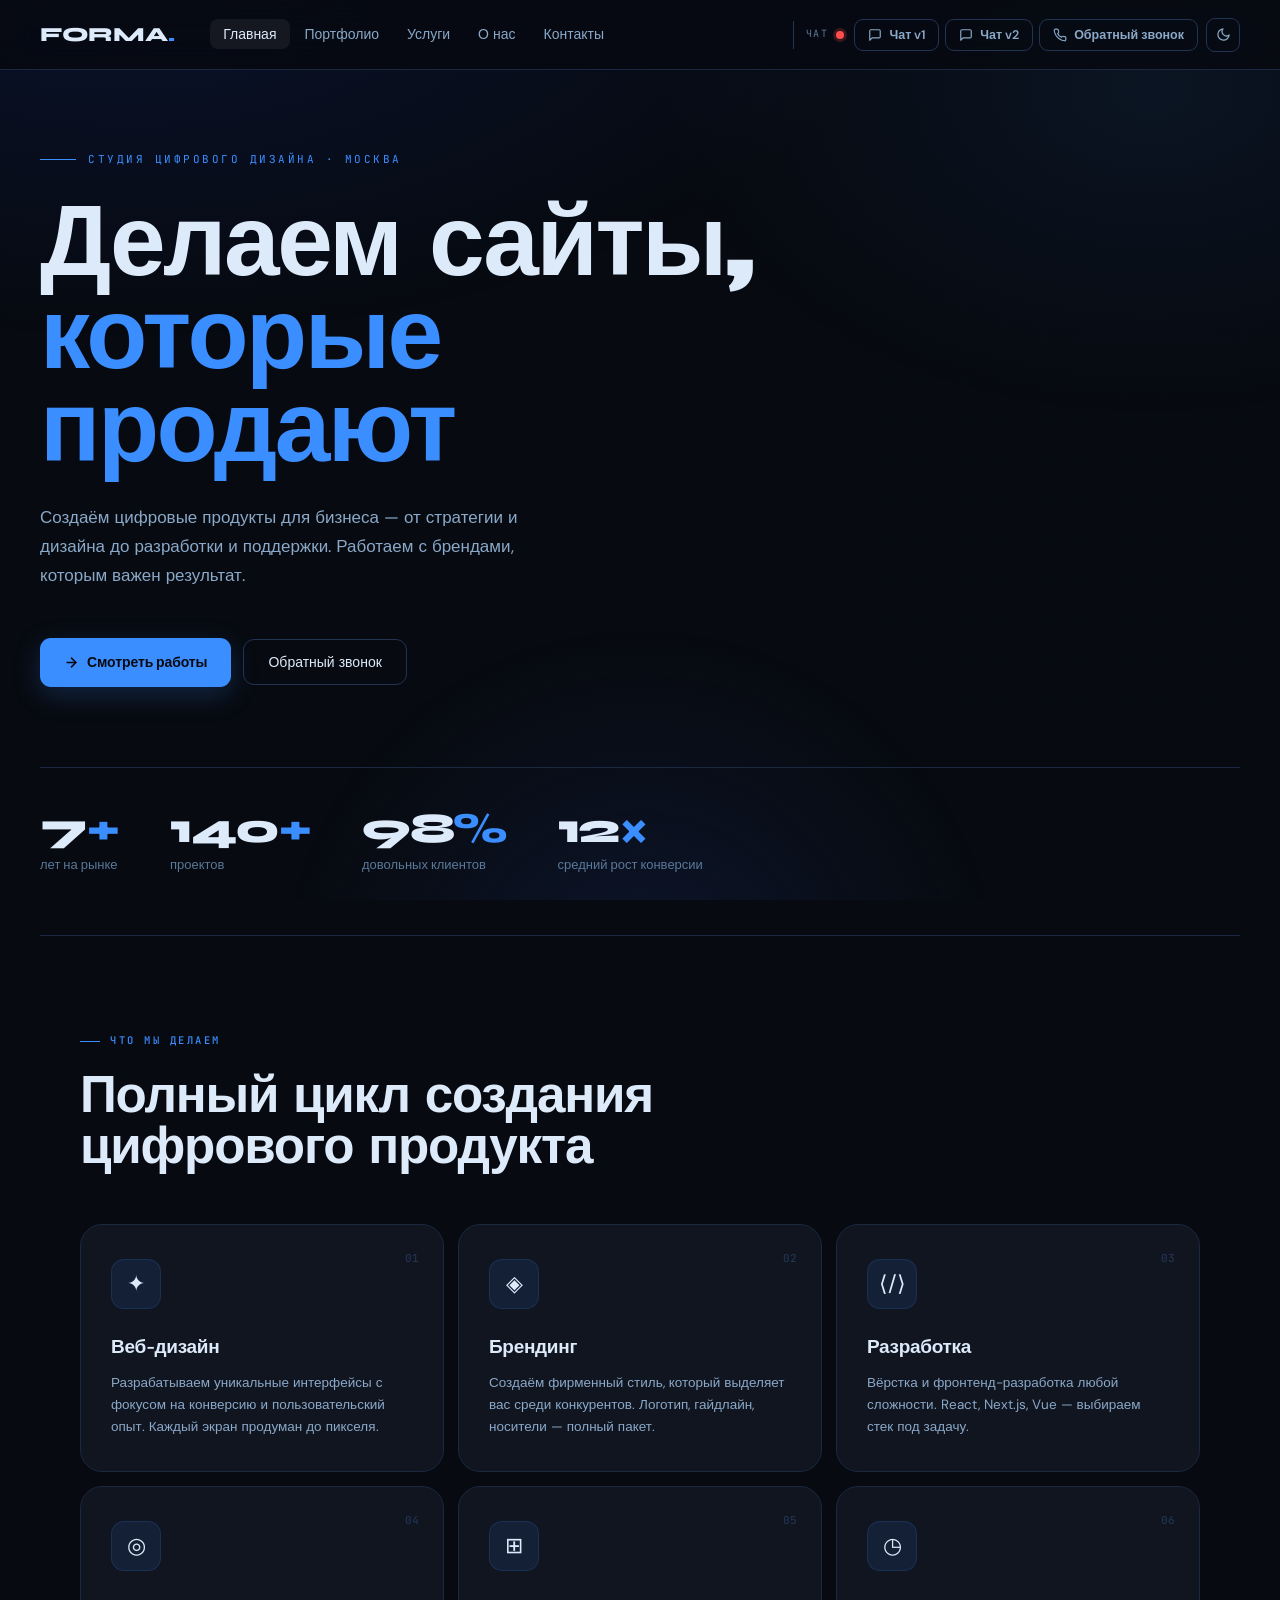
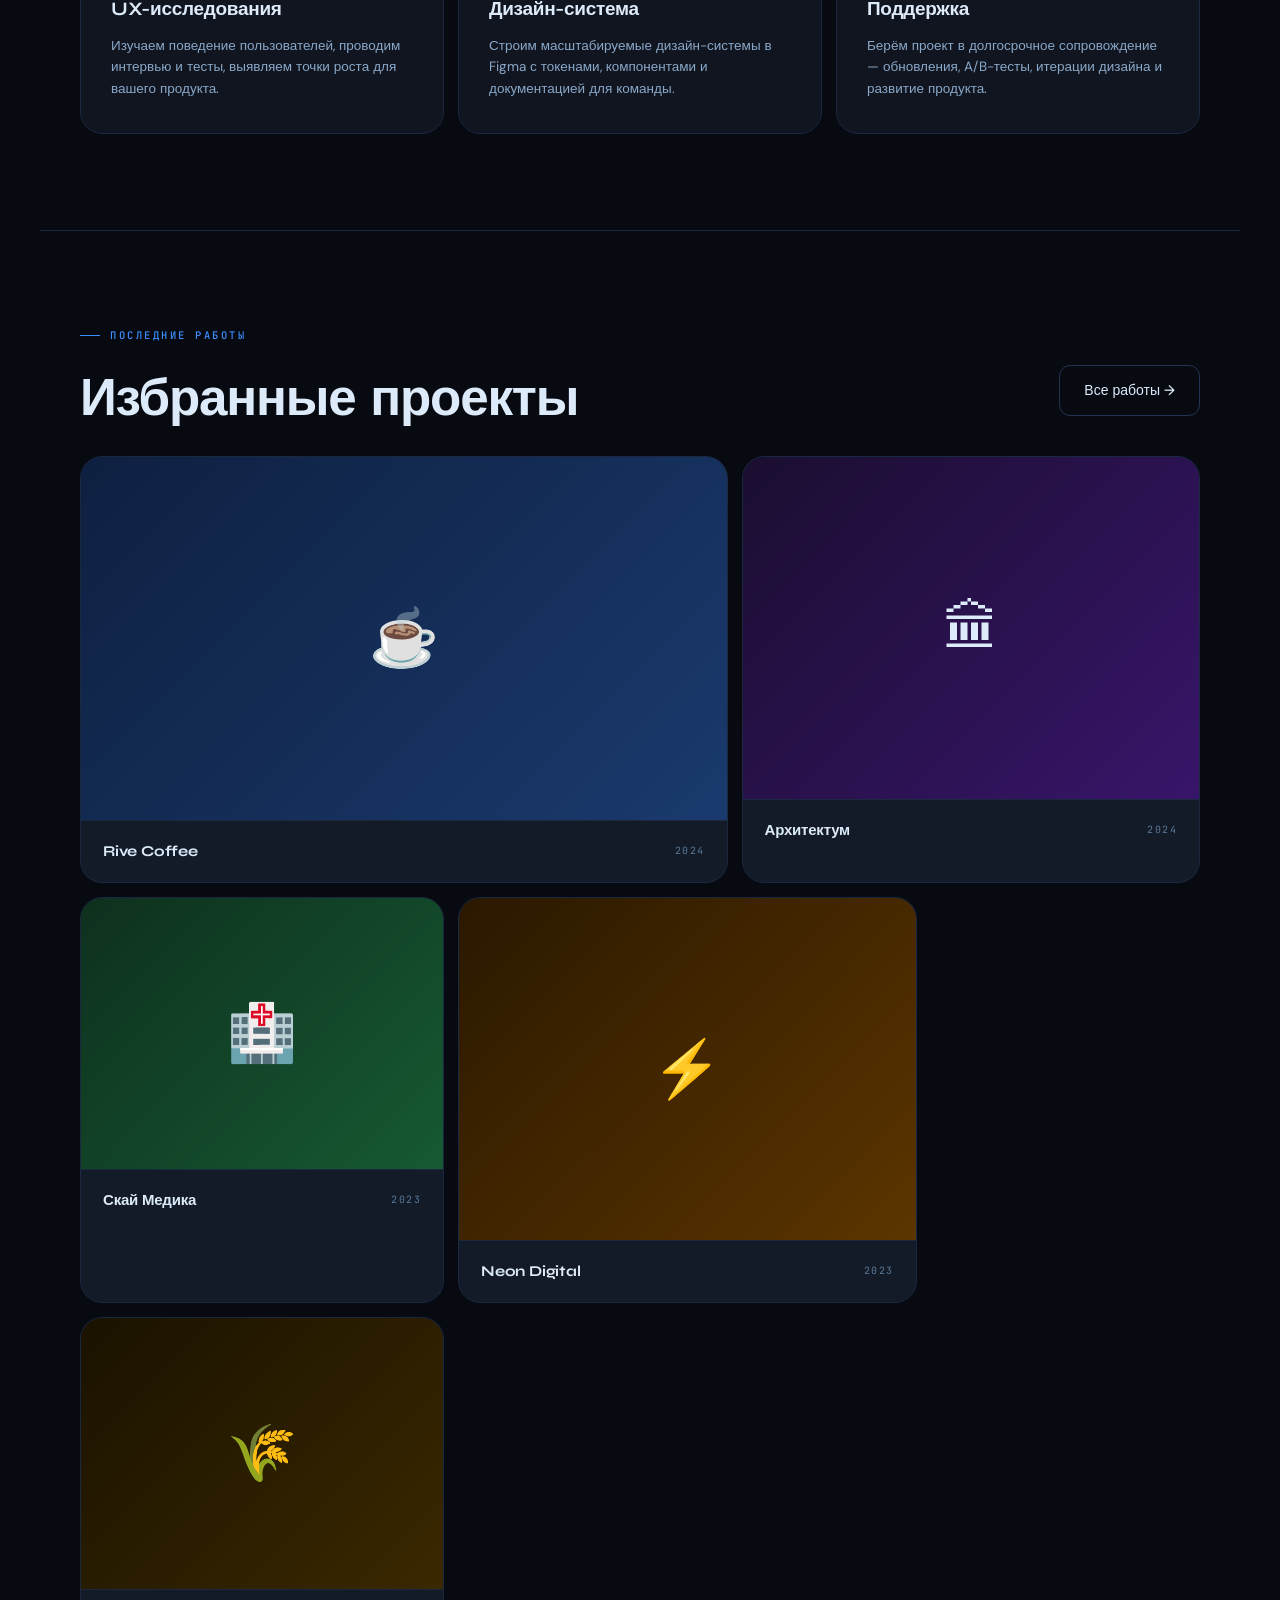
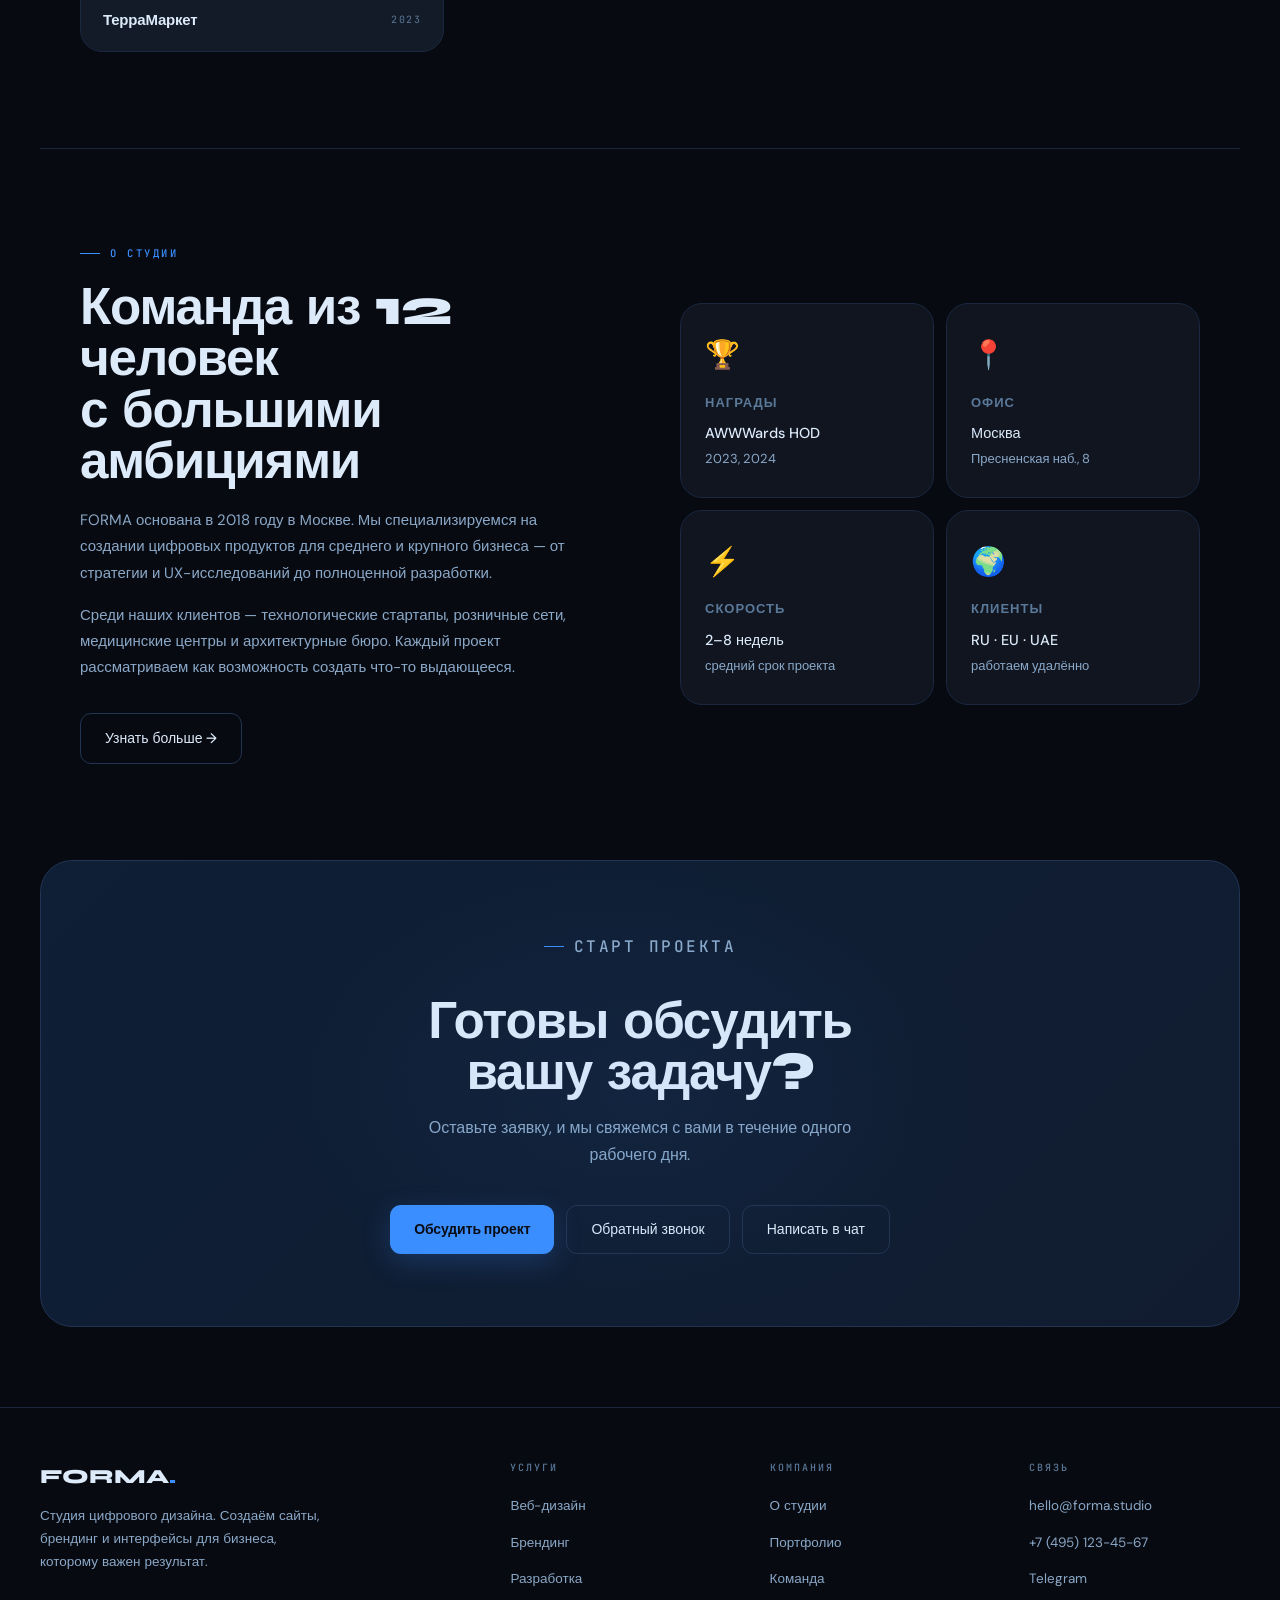
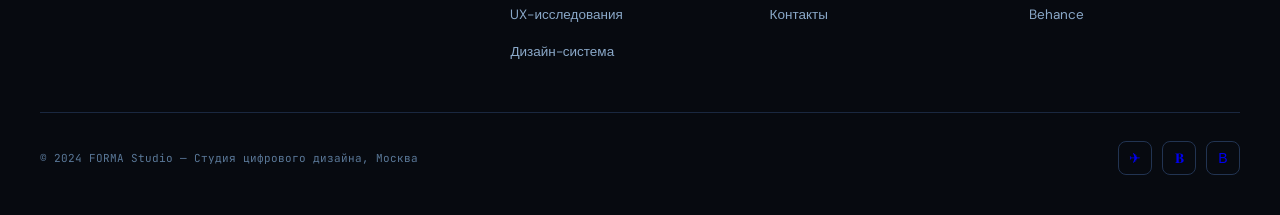
<file: index.html>
<!doctype html>
<html lang="ru">
<head>
  <meta charset="utf-8"/>
  <meta name="viewport" content="width=device-width, initial-scale=1"/>
  <title>FORMA — Студия цифрового дизайна</title>
  <script>(function(){const t=localStorage.getItem('forma-theme')||'dark';document.documentElement.setAttribute('data-theme',t);})();</script>
  <link rel="stylesheet" href="style.css?v=mobile-20260613"/>
  <script defer src="callback.js?v=callback-20260603"></script>
  <!-- RobotMIA Widget -->
  <script src="https://chat-dev.robotmia.ru/api/widget/MQiQ25DmGupqwDUXgnCmZfrjXvUffhLv"></script>
</head>
<body>

<!-- ── НАВИГАЦИЯ ── -->
<nav class="nav">
  <a href="index.html" class="nav-logo">FORMA<span>.</span></a>
  <ul class="nav-links">
    <li><a href="index.html" class="active">Главная</a></li>
    <li><a href="portfolio.html">Портфолио</a></li>
    <li><a href="services.html">Услуги</a></li>
    <li><a href="about.html">О нас</a></li>
    <li><a href="contact.html">Контакты</a></li>
  </ul>
  <div class="nav-divider"></div>
  <span class="nav-widget-label">Чат</span>
  <span class="w-dot" id="navDot" style="margin-right:10px"></span>
  <button class="btn-nav" onclick="safeOpen('v1')" title="showChatWindow()">
    <svg width="14" height="14" viewBox="0 0 24 24" fill="none" stroke="currentColor" stroke-width="2" stroke-linecap="round" stroke-linejoin="round">
      <path d="M21 15a2 2 0 0 1-2 2H7l-4 4V5a2 2 0 0 1 2-2h14a2 2 0 0 1 2 2z"/>
    </svg>
    Чат v1
  </button>
  <button class="btn-nav v2" onclick="safeOpen('v2')" style="margin-left:6px" title="showChatWindow1()">
    <svg width="14" height="14" viewBox="0 0 24 24" fill="none" stroke="currentColor" stroke-width="2" stroke-linecap="round" stroke-linejoin="round">
      <path d="M21 15a2 2 0 0 1-2 2H7l-4 4V5a2 2 0 0 1 2-2h14a2 2 0 0 1 2 2z"/>
    </svg>
    Чат v2
  </button>
  <button type="button" class="btn-nav callback-nav" onclick="openCallbackWindow()" style="margin-left:6px" title="openCallbackWindow()">
    <svg width="14" height="14" viewBox="0 0 24 24" fill="none" stroke="currentColor" stroke-width="2" stroke-linecap="round" stroke-linejoin="round">
      <path d="M22 16.92v3a2 2 0 0 1-2.18 2 19.8 19.8 0 0 1-8.63-3.07 19.5 19.5 0 0 1-6-6A19.8 19.8 0 0 1 2.12 4.18 2 2 0 0 1 4.11 2h3a2 2 0 0 1 2 1.72c.12.9.32 1.77.59 2.61a2 2 0 0 1-.45 2.11L8 9.69a16 16 0 0 0 6.31 6.31l1.25-1.25a2 2 0 0 1 2.11-.45c.84.27 1.71.47 2.61.59A2 2 0 0 1 22 16.92z"/>
    </svg>
    Обратный звонок
  </button>
  <button class="theme-toggle" id="themeToggle" title="Светлая тема">
    <svg width="15" height="15" viewBox="0 0 24 24" fill="none" stroke="currentColor" stroke-width="2" stroke-linecap="round" stroke-linejoin="round"><path d="M21 12.79A9 9 0 1 1 11.21 3 7 7 0 0 0 21 12.79z"/></svg>
  </button>
</nav>

<main>

  <!-- ── HERO ── -->
  <div class="hero">
    <div class="hero-grid-deco"></div>
    <p class="hero-eyebrow">Студия цифрового дизайна · Москва</p>
    <h1>
      Делаем сайты,<br>
      <em>которые продают</em>
    </h1>
    <p class="hero-sub">
      Создаём цифровые продукты для бизнеса — от стратегии и дизайна до разработки и поддержки. Работаем с брендами, которым важен результат.
    </p>
    <div class="hero-ctas">
      <a href="portfolio.html" class="btn-primary">
        <svg width="15" height="15" viewBox="0 0 24 24" fill="none" stroke="currentColor" stroke-width="2.5" stroke-linecap="round" stroke-linejoin="round"><path d="M5 12h14"/><path d="m12 5 7 7-7 7"/></svg>
        Смотреть работы
      </a>
      <button type="button" class="btn-secondary" onclick="openCallbackWindow()">Обратный звонок</button>
    </div>
    <div class="hero-stats">
      <div class="stat">
        <div class="stat-num">7<span>+</span></div>
        <div class="stat-label">лет на рынке</div>
      </div>
      <div class="stat">
        <div class="stat-num">140<span>+</span></div>
        <div class="stat-label">проектов</div>
      </div>
      <div class="stat">
        <div class="stat-num">98<span>%</span></div>
        <div class="stat-label">довольных клиентов</div>
      </div>
      <div class="stat">
        <div class="stat-num">12<span>×</span></div>
        <div class="stat-label">средний рост конверсии</div>
      </div>
    </div>
  </div>

  <div class="divider"></div>

  <!-- ── УСЛУГИ ── -->
  <section>
    <p class="section-label fade-up">Что мы делаем</p>
    <h2 class="fade-up d1">Полный цикл создания<br>цифрового продукта</h2>

    <div class="services-grid">
      <div class="service-card fade-up d1">
        <div class="service-icon">✦</div>
        <span class="service-num">01</span>
        <h3>Веб-дизайн</h3>
        <p>Разрабатываем уникальные интерфейсы с фокусом на конверсию и пользовательский опыт. Каждый экран продуман до пикселя.</p>
      </div>
      <div class="service-card fade-up d2">
        <div class="service-icon">◈</div>
        <span class="service-num">02</span>
        <h3>Брендинг</h3>
        <p>Создаём фирменный стиль, который выделяет вас среди конкурентов. Логотип, гайдлайн, носители — полный пакет.</p>
      </div>
      <div class="service-card fade-up d3">
        <div class="service-icon">⟨/⟩</div>
        <span class="service-num">03</span>
        <h3>Разработка</h3>
        <p>Вёрстка и фронтенд-разработка любой сложности. React, Next.js, Vue — выбираем стек под задачу.</p>
      </div>
      <div class="service-card fade-up d4">
        <div class="service-icon">◎</div>
        <span class="service-num">04</span>
        <h3>UX-исследования</h3>
        <p>Изучаем поведение пользователей, проводим интервью и тесты, выявляем точки роста для вашего продукта.</p>
      </div>
      <div class="service-card fade-up d5">
        <div class="service-icon">⊞</div>
        <span class="service-num">05</span>
        <h3>Дизайн-система</h3>
        <p>Строим масштабируемые дизайн-системы в Figma с токенами, компонентами и документацией для команды.</p>
      </div>
      <div class="service-card fade-up" style="animation-delay:.6s">
        <div class="service-icon">◷</div>
        <span class="service-num">06</span>
        <h3>Поддержка</h3>
        <p>Берём проект в долгосрочное сопровождение — обновления, A/B-тесты, итерации дизайна и развитие продукта.</p>
      </div>
    </div>
  </section>

  <div class="divider"></div>

  <!-- ── ПОРТФОЛИО PREVIEW ── -->
  <section>
    <p class="section-label">Последние работы</p>
    <div style="display:flex; align-items:flex-end; justify-content:space-between; gap:16px; margin-bottom:0; flex-wrap:wrap;">
      <h2>Избранные проекты</h2>
      <a href="portfolio.html" class="btn-secondary" style="flex-shrink:0; margin-bottom:8px">Все работы →</a>
    </div>

    <div class="portfolio-grid" style="margin-top:32px">
      <div class="p-item lg">
        <div class="p-thumb">
          <div class="p-thumb-inner" style="background: linear-gradient(135deg, #0e2040, #1a3a6e)">☕</div>
        </div>
        <div class="p-overlay">
          <div class="p-tag">Брендинг · Веб-дизайн</div>
          <div class="p-name">Rive Coffee</div>
        </div>
        <div class="p-bottom">
          <h3>Rive Coffee</h3>
          <span>2024</span>
        </div>
      </div>
      <div class="p-item md">
        <div class="p-thumb">
          <div class="p-thumb-inner" style="background: linear-gradient(135deg, #1a0e30, #38156a)">🏛</div>
        </div>
        <div class="p-overlay">
          <div class="p-tag">Веб-дизайн · Разработка</div>
          <div class="p-name">Архитектум</div>
        </div>
        <div class="p-bottom">
          <h3>Архитектум</h3>
          <span>2024</span>
        </div>
      </div>
      <div class="p-item sm">
        <div class="p-thumb">
          <div class="p-thumb-inner" style="background: linear-gradient(135deg, #0e301e, #165a32)">🏥</div>
        </div>
        <div class="p-overlay">
          <div class="p-tag">UX · Веб-дизайн</div>
          <div class="p-name">Скай Медика</div>
        </div>
        <div class="p-bottom">
          <h3>Скай Медика</h3>
          <span>2023</span>
        </div>
      </div>
      <div class="p-item md">
        <div class="p-thumb">
          <div class="p-thumb-inner" style="background: linear-gradient(135deg, #2a1800, #5c3500)">⚡</div>
        </div>
        <div class="p-overlay">
          <div class="p-tag">Брендинг · Дизайн-система</div>
          <div class="p-name">Neon Digital</div>
        </div>
        <div class="p-bottom">
          <h3>Neon Digital</h3>
          <span>2023</span>
        </div>
      </div>
      <div class="p-item sm">
        <div class="p-thumb">
          <div class="p-thumb-inner" style="background: linear-gradient(135deg, #1a1200, #3a2800)">🌾</div>
        </div>
        <div class="p-overlay">
          <div class="p-tag">E-commerce · Разработка</div>
          <div class="p-name">ТерраМаркет</div>
        </div>
        <div class="p-bottom">
          <h3>ТерраМаркет</h3>
          <span>2023</span>
        </div>
      </div>
    </div>
  </section>

  <div class="divider"></div>

  <!-- ── О СТУДИИ ── -->
  <section>
    <div style="display:grid; grid-template-columns:1fr 1fr; gap:80px; align-items:center">
      <div>
        <p class="section-label">О студии</p>
        <h2 style="margin-bottom:20px">Команда из 12 человек<br>с большими амбициями</h2>
        <p style="font-size:15px; color:var(--muted2); line-height:1.75; margin-bottom:16px">
          FORMA основана в 2018 году в Москве. Мы специализируемся на создании цифровых продуктов для среднего и крупного бизнеса — от стратегии и UX-исследований до полноценной разработки.
        </p>
        <p style="font-size:15px; color:var(--muted2); line-height:1.75; margin-bottom:32px">
          Среди наших клиентов — технологические стартапы, розничные сети, медицинские центры и архитектурные бюро. Каждый проект рассматриваем как возможность создать что-то выдающееся.
        </p>
        <a href="about.html" class="btn-secondary">Узнать больше →</a>
      </div>
      <div style="display:grid; grid-template-columns:1fr 1fr; gap:12px">
        <div class="info-card">
          <div class="info-card-icon">🏆</div>
          <h4>Награды</h4>
          <p>AWWWards HOD</p>
          <span>2023, 2024</span>
        </div>
        <div class="info-card">
          <div class="info-card-icon">📍</div>
          <h4>Офис</h4>
          <p>Москва</p>
          <span>Пресненская наб., 8</span>
        </div>
        <div class="info-card">
          <div class="info-card-icon">⚡</div>
          <h4>Скорость</h4>
          <p>2–8 недель</p>
          <span>средний срок проекта</span>
        </div>
        <div class="info-card">
          <div class="info-card-icon">🌍</div>
          <h4>Клиенты</h4>
          <p>RU · EU · UAE</p>
          <span>работаем удалённо</span>
        </div>
      </div>
    </div>
  </section>

</main>

<!-- ── CTA ── -->
<div class="cta-section">
  <p class="section-label" style="justify-content:center">Старт проекта</p>
  <h2>Готовы обсудить<br>вашу задачу?</h2>
  <p>Оставьте заявку, и мы свяжемся с вами в течение одного рабочего дня.</p>
  <div class="cta-btns">
    <a href="contact.html" class="btn-primary">Обсудить проект</a>
    <button type="button" class="btn-secondary" onclick="openCallbackWindow()">Обратный звонок</button>
    <button class="btn-secondary" onclick="safeOpen('v1')">Написать в чат</button>
  </div>
</div>

<!-- ── FOOTER ── -->
<footer>
  <div class="footer-top">
    <div class="footer-brand">
      <a href="index.html" class="footer-logo">FORMA<span>.</span></a>
      <p>Студия цифрового дизайна. Создаём сайты, брендинг и интерфейсы для бизнеса, которому важен результат.</p>
    </div>
    <div class="footer-col">
      <h4>Услуги</h4>
      <ul>
        <li><a href="services.html">Веб-дизайн</a></li>
        <li><a href="services.html">Брендинг</a></li>
        <li><a href="services.html">Разработка</a></li>
        <li><a href="services.html">UX-исследования</a></li>
        <li><a href="services.html">Дизайн-система</a></li>
      </ul>
    </div>
    <div class="footer-col">
      <h4>Компания</h4>
      <ul>
        <li><a href="about.html">О студии</a></li>
        <li><a href="portfolio.html">Портфолио</a></li>
        <li><a href="about.html#team">Команда</a></li>
        <li><a href="contact.html">Контакты</a></li>
      </ul>
    </div>
    <div class="footer-col">
      <h4>Связь</h4>
      <ul>
        <li><a href="mailto:hello@forma.studio">hello@forma.studio</a></li>
        <li><a href="tel:+74951234567">+7 (495) 123-45-67</a></li>
        <li><a href="#">Telegram</a></li>
        <li><a href="#">Behance</a></li>
      </ul>
    </div>
  </div>
  <div class="footer-bottom">
    <p>© 2024 FORMA Studio — Студия цифрового дизайна, Москва</p>
    <div class="footer-social">
      <a href="#" title="Telegram">✈</a>
      <a href="#" title="Behance">𝐁</a>
      <a href="#" title="VC.ru">В</a>
    </div>
  </div>
</footer>

<script>
  // ── Widget helpers ──
  function hasWidget() {
    return !!(window.RobotMia && typeof window.RobotMia.showChatWindow === 'function');
  }

  function updateDot() {
    const dot = document.getElementById('navDot');
    if (!dot) return;
    dot.classList.toggle('ok', hasWidget());
    dot.classList.toggle('err', !hasWidget());
  }

  function safeOpen(variant) {
    if (!hasWidget()) {
      alert('Виджет RobotMia пока не загружен. Подождите секунду и попробуйте снова.');
      return;
    }
    if (variant === 'v2') {
      window.RobotMia.showChatWindow1();
    } else {
      window.RobotMia.showChatWindow();
    }
  }

  // Первичная проверка
  updateDot();
  // Повторная проверка через 2 с на случай асинхронной загрузки
  setTimeout(updateDot, 2000);

  // ── Theme toggle ──
  const SUN_SVG = '<svg width="15" height="15" viewBox="0 0 24 24" fill="none" stroke="currentColor" stroke-width="2" stroke-linecap="round" stroke-linejoin="round"><circle cx="12" cy="12" r="5"/><line x1="12" y1="1" x2="12" y2="3"/><line x1="12" y1="21" x2="12" y2="23"/><line x1="4.22" y1="4.22" x2="5.64" y2="5.64"/><line x1="18.36" y1="18.36" x2="19.78" y2="19.78"/><line x1="1" y1="12" x2="3" y2="12"/><line x1="21" y1="12" x2="23" y2="12"/><line x1="4.22" y1="19.78" x2="5.64" y2="18.36"/><line x1="18.36" y1="5.64" x2="19.78" y2="4.22"/></svg>';
  const MOON_SVG = '<svg width="15" height="15" viewBox="0 0 24 24" fill="none" stroke="currentColor" stroke-width="2" stroke-linecap="round" stroke-linejoin="round"><path d="M21 12.79A9 9 0 1 1 11.21 3 7 7 0 0 0 21 12.79z"/></svg>';

  function applyTheme(theme) {
    document.documentElement.setAttribute('data-theme', theme);
    localStorage.setItem('forma-theme', theme);
    const btn = document.getElementById('themeToggle');
    if (!btn) return;
    const isDark = theme === 'dark';
    btn.innerHTML = isDark ? MOON_SVG : SUN_SVG;
    btn.title = isDark ? 'Светлая тема' : 'Тёмная тема';
  }

  applyTheme(localStorage.getItem('forma-theme') || 'dark');
  document.getElementById('themeToggle').addEventListener('click', () => {
    const cur = document.documentElement.getAttribute('data-theme') || 'dark';
    applyTheme(cur === 'dark' ? 'light' : 'dark');
  });
</script>

</body>
</html>
</file>
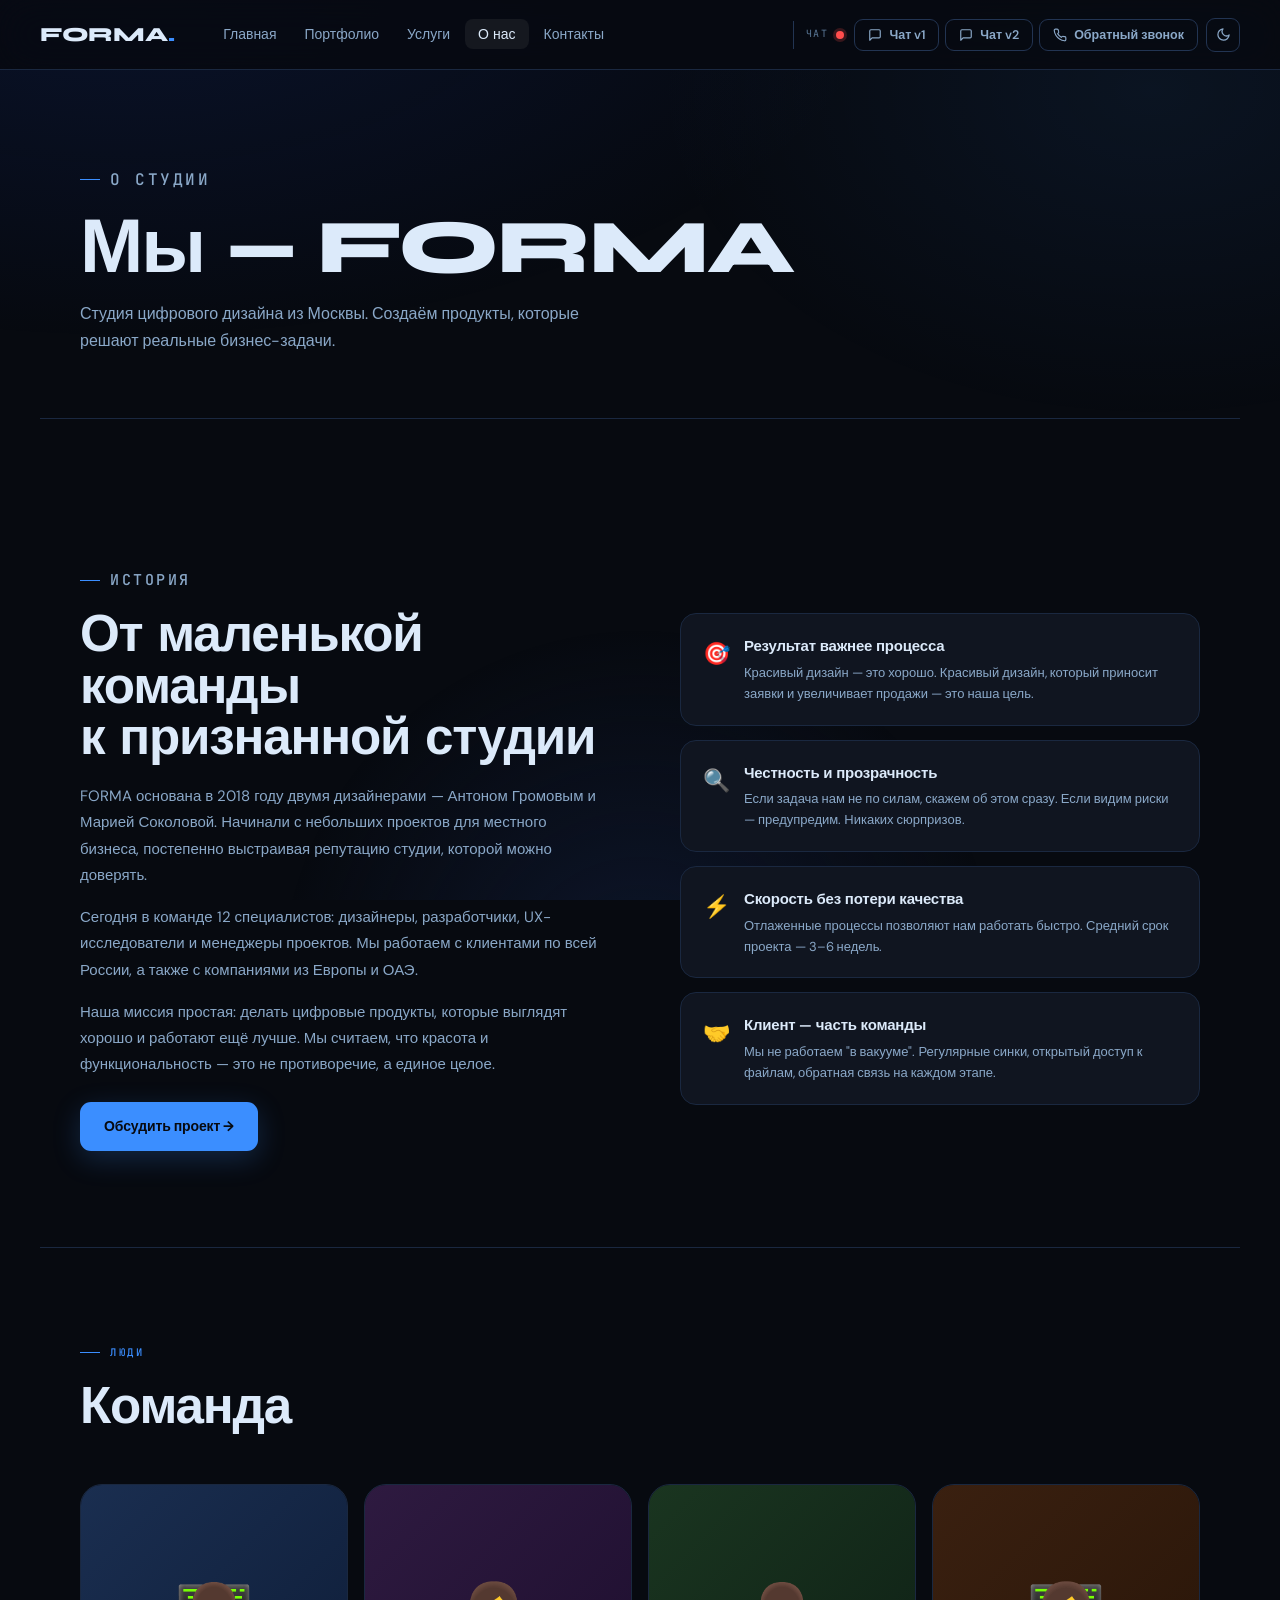
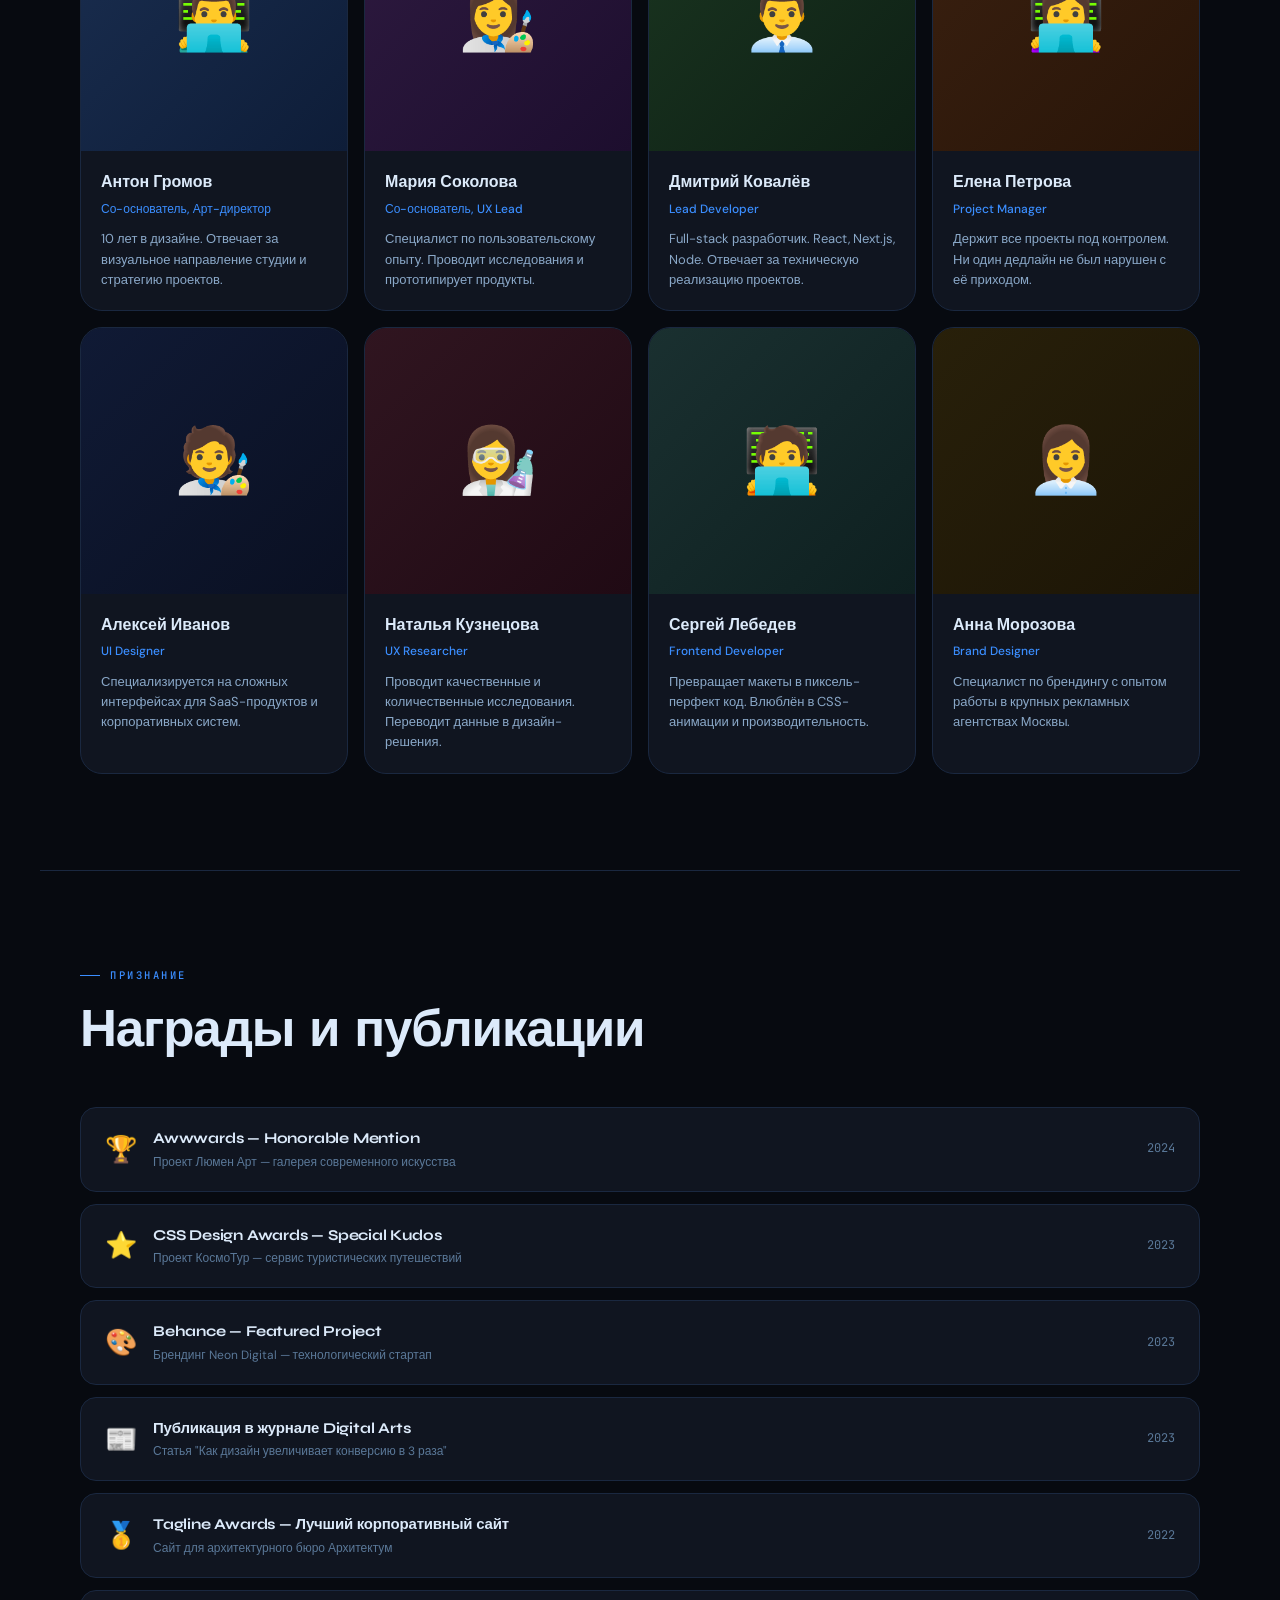
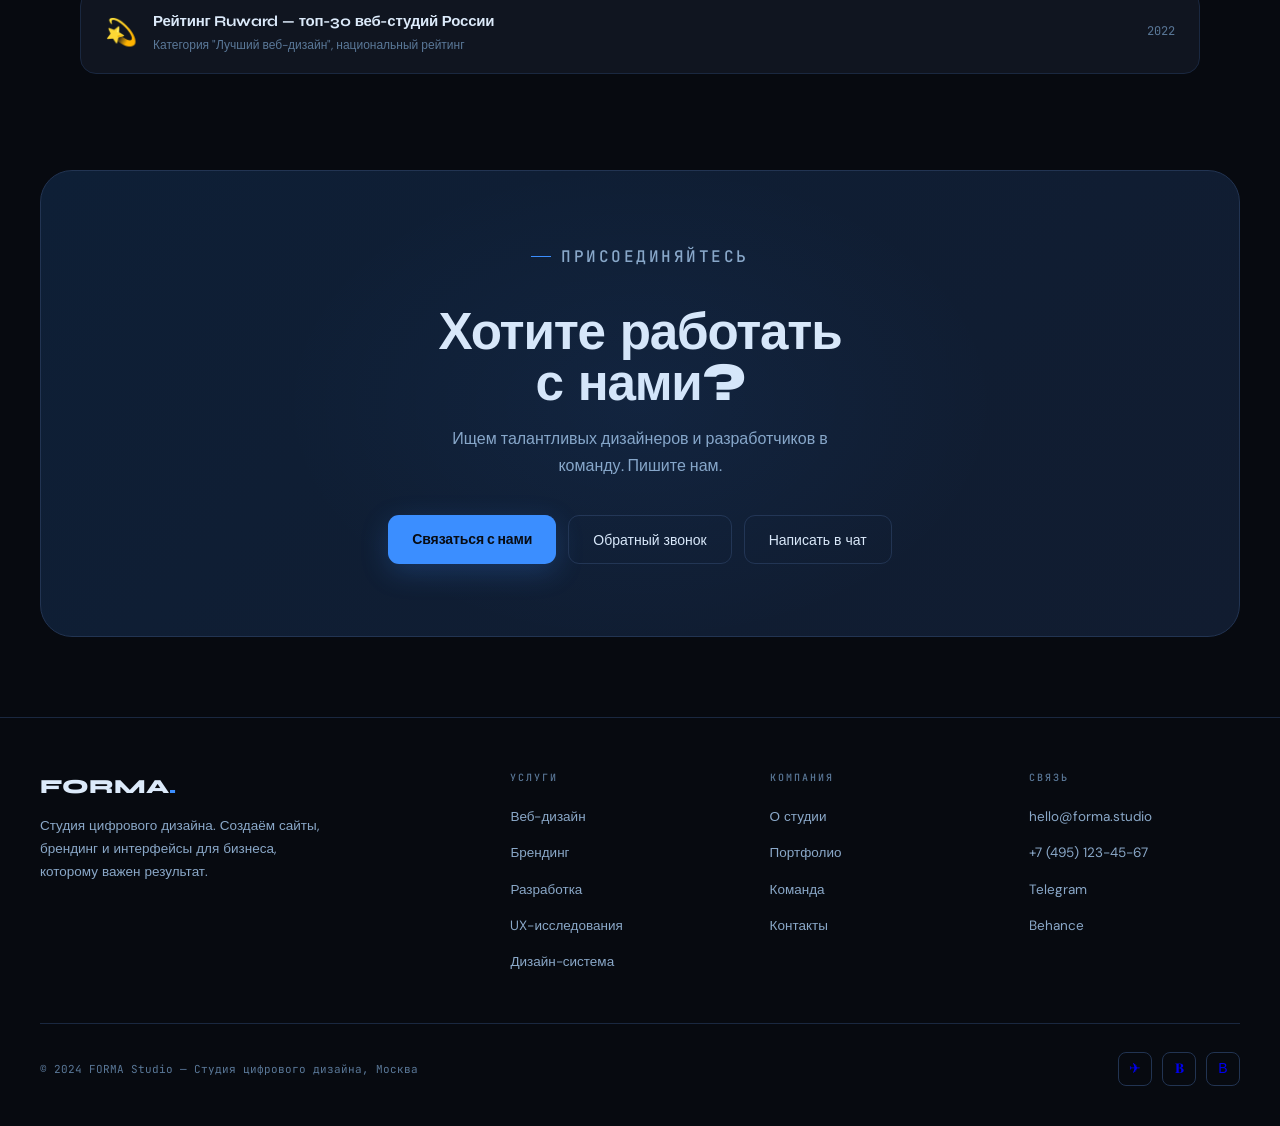
<file: about.html>
﻿<!doctype html>
<html lang="ru">
<head>
  <meta charset="utf-8"/>
  <meta name="viewport" content="width=device-width, initial-scale=1"/>
  <title>О нас — FORMA Studio</title>
  <script>(function(){const t=localStorage.getItem('forma-theme')||'dark';document.documentElement.setAttribute('data-theme',t);})();</script>
  <link rel="stylesheet" href="style.css?v=mobile-20260613"/>
  <script defer src="callback.js?v=callback-20260603"></script>
  <!-- RobotMIA Widget -->
  <script src="https://chat-dev.robotmia.ru/api/widget/MQiQ25DmGupqwDUXgnCmZfrjXvUffhLv"></script>
</head>
<body>

<!-- ── НАВИГАЦИЯ ── -->
<nav class="nav">
  <a href="index.html" class="nav-logo">FORMA<span>.</span></a>
  <ul class="nav-links">
    <li><a href="index.html">Главная</a></li>
    <li><a href="portfolio.html">Портфолио</a></li>
    <li><a href="services.html">Услуги</a></li>
    <li><a href="about.html" class="active">О нас</a></li>
    <li><a href="contact.html">Контакты</a></li>
  </ul>
  <div class="nav-divider"></div>
  <span class="nav-widget-label">Чат</span>
  <span class="w-dot" id="navDot" style="margin-right:10px"></span>
  <button class="btn-nav" onclick="safeOpen('v1')" title="showChatWindow()">
    <svg width="14" height="14" viewBox="0 0 24 24" fill="none" stroke="currentColor" stroke-width="2" stroke-linecap="round" stroke-linejoin="round"><path d="M21 15a2 2 0 0 1-2 2H7l-4 4V5a2 2 0 0 1 2-2h14a2 2 0 0 1 2 2z"/></svg>
    Чат v1
  </button>
  <button class="btn-nav v2" onclick="safeOpen('v2')" style="margin-left:6px" title="showChatWindow1()">
    <svg width="14" height="14" viewBox="0 0 24 24" fill="none" stroke="currentColor" stroke-width="2" stroke-linecap="round" stroke-linejoin="round"><path d="M21 15a2 2 0 0 1-2 2H7l-4 4V5a2 2 0 0 1 2-2h14a2 2 0 0 1 2 2z"/></svg>
    Чат v2
  </button>
  <button type="button" class="btn-nav callback-nav" onclick="openCallbackWindow()" style="margin-left:6px" title="openCallbackWindow()">
    <svg width="14" height="14" viewBox="0 0 24 24" fill="none" stroke="currentColor" stroke-width="2" stroke-linecap="round" stroke-linejoin="round"><path d="M22 16.92v3a2 2 0 0 1-2.18 2 19.8 19.8 0 0 1-8.63-3.07 19.5 19.5 0 0 1-6-6A19.8 19.8 0 0 1 2.12 4.18 2 2 0 0 1 4.11 2h3a2 2 0 0 1 2 1.72c.12.9.32 1.77.59 2.61a2 2 0 0 1-.45 2.11L8 9.69a16 16 0 0 0 6.31 6.31l1.25-1.25a2 2 0 0 1 2.11-.45c.84.27 1.71.47 2.61.59A2 2 0 0 1 22 16.92z"/></svg>
    Обратный звонок
  </button>
  <button class="theme-toggle" id="themeToggle" title="Светлая тема">
    <svg width="15" height="15" viewBox="0 0 24 24" fill="none" stroke="currentColor" stroke-width="2" stroke-linecap="round" stroke-linejoin="round"><path d="M21 12.79A9 9 0 1 1 11.21 3 7 7 0 0 0 21 12.79z"/></svg>
  </button>
</nav>

<main>

  <div class="page-header">
    <p class="section-label">О студии</p>
    <h1>Мы — FORMA</h1>
    <p>Студия цифрового дизайна из Москвы. Создаём продукты, которые решают реальные бизнес-задачи.</p>
  </div>

  <!-- ── О СТУДИИ ── -->
  <section>
    <div class="about-intro">
      <div class="about-intro-text">
        <p class="section-label">История</p>
        <h2>От маленькой команды<br>к признанной студии</h2>
        <p>FORMA основана в 2018 году двумя дизайнерами — Антоном Громовым и Марией Соколовой. Начинали с небольших проектов для местного бизнеса, постепенно выстраивая репутацию студии, которой можно доверять.</p>
        <p>Сегодня в команде 12 специалистов: дизайнеры, разработчики, UX-исследователи и менеджеры проектов. Мы работаем с клиентами по всей России, а также с компаниями из Европы и ОАЭ.</p>
        <p>Наша миссия простая: делать цифровые продукты, которые выглядят хорошо и работают ещё лучше. Мы считаем, что красота и функциональность — это не противоречие, а единое целое.</p>
        <a href="contact.html" class="btn-primary" style="margin-top:8px; display:inline-flex">Обсудить проект →</a>
      </div>
      <div class="about-values">
        <div class="value-item">
          <div class="value-icon">🎯</div>
          <div>
            <h4>Результат важнее процесса</h4>
            <p>Красивый дизайн — это хорошо. Красивый дизайн, который приносит заявки и увеличивает продажи — это наша цель.</p>
          </div>
        </div>
        <div class="value-item">
          <div class="value-icon">🔍</div>
          <div>
            <h4>Честность и прозрачность</h4>
            <p>Если задача нам не по силам, скажем об этом сразу. Если видим риски — предупредим. Никаких сюрпризов.</p>
          </div>
        </div>
        <div class="value-item">
          <div class="value-icon">⚡</div>
          <div>
            <h4>Скорость без потери качества</h4>
            <p>Отлаженные процессы позволяют нам работать быстро. Средний срок проекта — 3–6 недель.</p>
          </div>
        </div>
        <div class="value-item">
          <div class="value-icon">🤝</div>
          <div>
            <h4>Клиент — часть команды</h4>
            <p>Мы не работаем "в вакууме". Регулярные синки, открытый доступ к файлам, обратная связь на каждом этапе.</p>
          </div>
        </div>
      </div>
    </div>
  </section>

  <div class="divider"></div>

  <!-- ── КОМАНДА ── -->
  <section id="team">
    <p class="section-label">Люди</p>
    <h2>Команда</h2>
    <div class="team-grid">
      <div class="team-card">
        <div class="team-avatar" style="background: linear-gradient(135deg, #1a2e50, #0e1d38)">👨‍💻</div>
        <div class="team-info">
          <h3>Антон Громов</h3>
          <div class="role">Со-основатель, Арт-директор</div>
          <p>10 лет в дизайне. Отвечает за визуальное направление студии и стратегию проектов.</p>
        </div>
      </div>
      <div class="team-card">
        <div class="team-avatar" style="background: linear-gradient(135deg, #2e1a40, #1d0e2e)">👩‍🎨</div>
        <div class="team-info">
          <h3>Мария Соколова</h3>
          <div class="role">Со-основатель, UX Lead</div>
          <p>Специалист по пользовательскому опыту. Проводит исследования и прототипирует продукты.</p>
        </div>
      </div>
      <div class="team-card">
        <div class="team-avatar" style="background: linear-gradient(135deg, #1a3520, #0e2015)">👨‍💼</div>
        <div class="team-info">
          <h3>Дмитрий Ковалёв</h3>
          <div class="role">Lead Developer</div>
          <p>Full-stack разработчик. React, Next.js, Node. Отвечает за техническую реализацию проектов.</p>
        </div>
      </div>
      <div class="team-card">
        <div class="team-avatar" style="background: linear-gradient(135deg, #3a2010, #281508)">👩‍💻</div>
        <div class="team-info">
          <h3>Елена Петрова</h3>
          <div class="role">Project Manager</div>
          <p>Держит все проекты под контролем. Ни один дедлайн не был нарушен с её приходом.</p>
        </div>
      </div>
      <div class="team-card">
        <div class="team-avatar" style="background: linear-gradient(135deg, #101a35, #0a1022)">🧑‍🎨</div>
        <div class="team-info">
          <h3>Алексей Иванов</h3>
          <div class="role">UI Designer</div>
          <p>Специализируется на сложных интерфейсах для SaaS-продуктов и корпоративных систем.</p>
        </div>
      </div>
      <div class="team-card">
        <div class="team-avatar" style="background: linear-gradient(135deg, #301520, #200a14)">👩‍🔬</div>
        <div class="team-info">
          <h3>Наталья Кузнецова</h3>
          <div class="role">UX Researcher</div>
          <p>Проводит качественные и количественные исследования. Переводит данные в дизайн-решения.</p>
        </div>
      </div>
      <div class="team-card">
        <div class="team-avatar" style="background: linear-gradient(135deg, #1a3030, #0e2020)">🧑‍💻</div>
        <div class="team-info">
          <h3>Сергей Лебедев</h3>
          <div class="role">Frontend Developer</div>
          <p>Превращает макеты в пиксель-перфект код. Влюблён в CSS-анимации и производительность.</p>
        </div>
      </div>
      <div class="team-card">
        <div class="team-avatar" style="background: linear-gradient(135deg, #28200a, #1c1506)">👩‍💼</div>
        <div class="team-info">
          <h3>Анна Морозова</h3>
          <div class="role">Brand Designer</div>
          <p>Специалист по брендингу с опытом работы в крупных рекламных агентствах Москвы.</p>
        </div>
      </div>
    </div>
  </section>

  <div class="divider"></div>

  <!-- ── НАГРАДЫ ── -->
  <section>
    <p class="section-label">Признание</p>
    <h2>Награды и публикации</h2>
    <div class="awards-list">
      <div class="award-item">
        <div class="award-icon">🏆</div>
        <div>
          <div class="award-name">Awwwards — Honorable Mention</div>
          <div class="award-meta">Проект Люмен Арт — галерея современного искусства</div>
        </div>
        <div class="award-year">2024</div>
      </div>
      <div class="award-item">
        <div class="award-icon">⭐</div>
        <div>
          <div class="award-name">CSS Design Awards — Special Kudos</div>
          <div class="award-meta">Проект КосмоТур — сервис туристических путешествий</div>
        </div>
        <div class="award-year">2023</div>
      </div>
      <div class="award-item">
        <div class="award-icon">🎨</div>
        <div>
          <div class="award-name">Behance — Featured Project</div>
          <div class="award-meta">Брендинг Neon Digital — технологический стартап</div>
        </div>
        <div class="award-year">2023</div>
      </div>
      <div class="award-item">
        <div class="award-icon">📰</div>
        <div>
          <div class="award-name">Публикация в журнале Digital Arts</div>
          <div class="award-meta">Статья "Как дизайн увеличивает конверсию в 3 раза"</div>
        </div>
        <div class="award-year">2023</div>
      </div>
      <div class="award-item">
        <div class="award-icon">🥇</div>
        <div>
          <div class="award-name">Tagline Awards — Лучший корпоративный сайт</div>
          <div class="award-meta">Сайт для архитектурного бюро Архитектум</div>
        </div>
        <div class="award-year">2022</div>
      </div>
      <div class="award-item">
        <div class="award-icon">💫</div>
        <div>
          <div class="award-name">Рейтинг Ruward — топ-30 веб-студий России</div>
          <div class="award-meta">Категория "Лучший веб-дизайн", национальный рейтинг</div>
        </div>
        <div class="award-year">2022</div>
      </div>
    </div>
  </section>

</main>

<!-- ── CTA ── -->
<div class="cta-section">
  <p class="section-label" style="justify-content:center">Присоединяйтесь</p>
  <h2>Хотите работать<br>с нами?</h2>
  <p>Ищем талантливых дизайнеров и разработчиков в команду. Пишите нам.</p>
  <div class="cta-btns">
    <a href="contact.html" class="btn-primary">Связаться с нами</a>
    <button type="button" class="btn-secondary" onclick="openCallbackWindow()">Обратный звонок</button>
    <button class="btn-secondary" onclick="safeOpen('v1')">Написать в чат</button>
  </div>
</div>

<!-- ── FOOTER ── -->
<footer>
  <div class="footer-top">
    <div class="footer-brand">
      <a href="index.html" class="footer-logo">FORMA<span>.</span></a>
      <p>Студия цифрового дизайна. Создаём сайты, брендинг и интерфейсы для бизнеса, которому важен результат.</p>
    </div>
    <div class="footer-col">
      <h4>Услуги</h4>
      <ul>
        <li><a href="services.html">Веб-дизайн</a></li>
        <li><a href="services.html">Брендинг</a></li>
        <li><a href="services.html">Разработка</a></li>
        <li><a href="services.html">UX-исследования</a></li>
        <li><a href="services.html">Дизайн-система</a></li>
      </ul>
    </div>
    <div class="footer-col">
      <h4>Компания</h4>
      <ul>
        <li><a href="about.html">О студии</a></li>
        <li><a href="portfolio.html">Портфолио</a></li>
        <li><a href="about.html#team">Команда</a></li>
        <li><a href="contact.html">Контакты</a></li>
      </ul>
    </div>
    <div class="footer-col">
      <h4>Связь</h4>
      <ul>
        <li><a href="mailto:hello@forma.studio">hello@forma.studio</a></li>
        <li><a href="tel:+74951234567">+7 (495) 123-45-67</a></li>
        <li><a href="#">Telegram</a></li>
        <li><a href="#">Behance</a></li>
      </ul>
    </div>
  </div>
  <div class="footer-bottom">
    <p>© 2024 FORMA Studio — Студия цифрового дизайна, Москва</p>
    <div class="footer-social">
      <a href="#" title="Telegram">✈</a>
      <a href="#" title="Behance">𝐁</a>
      <a href="#" title="VC.ru">В</a>
    </div>
  </div>
</footer>

<script>
  function hasWidget() { return !!(window.RobotMia && typeof window.RobotMia.showChatWindow === 'function'); }
  function updateDot() {
    const dot = document.getElementById('navDot');
    if (!dot) return;
    dot.classList.toggle('ok', hasWidget());
    dot.classList.toggle('err', !hasWidget());
  }
  function safeOpen(variant) {
    if (!hasWidget()) { alert('Виджет RobotMia пока не загружен.'); return; }
    variant === 'v2' ? window.RobotMia.showChatWindow1() : window.RobotMia.showChatWindow();
  }
  updateDot(); setTimeout(updateDot, 2000);

  // ── Theme toggle ──
  const SUN_SVG = '<svg width="15" height="15" viewBox="0 0 24 24" fill="none" stroke="currentColor" stroke-width="2" stroke-linecap="round" stroke-linejoin="round"><circle cx="12" cy="12" r="5"/><line x1="12" y1="1" x2="12" y2="3"/><line x1="12" y1="21" x2="12" y2="23"/><line x1="4.22" y1="4.22" x2="5.64" y2="5.64"/><line x1="18.36" y1="18.36" x2="19.78" y2="19.78"/><line x1="1" y1="12" x2="3" y2="12"/><line x1="21" y1="12" x2="23" y2="12"/><line x1="4.22" y1="19.78" x2="5.64" y2="18.36"/><line x1="18.36" y1="5.64" x2="19.78" y2="4.22"/></svg>';
  const MOON_SVG = '<svg width="15" height="15" viewBox="0 0 24 24" fill="none" stroke="currentColor" stroke-width="2" stroke-linecap="round" stroke-linejoin="round"><path d="M21 12.79A9 9 0 1 1 11.21 3 7 7 0 0 0 21 12.79z"/></svg>';
  function applyTheme(theme) {
    document.documentElement.setAttribute('data-theme', theme);
    localStorage.setItem('forma-theme', theme);
    const btn = document.getElementById('themeToggle');
    if (!btn) return;
    btn.innerHTML = theme === 'dark' ? MOON_SVG : SUN_SVG;
    btn.title = theme === 'dark' ? 'Светлая тема' : 'Тёмная тема';
  }
  applyTheme(localStorage.getItem('forma-theme') || 'dark');
  document.getElementById('themeToggle').addEventListener('click', () => {
    applyTheme((document.documentElement.getAttribute('data-theme') || 'dark') === 'dark' ? 'light' : 'dark');
  });
</script>

</body>
</html>
</file>
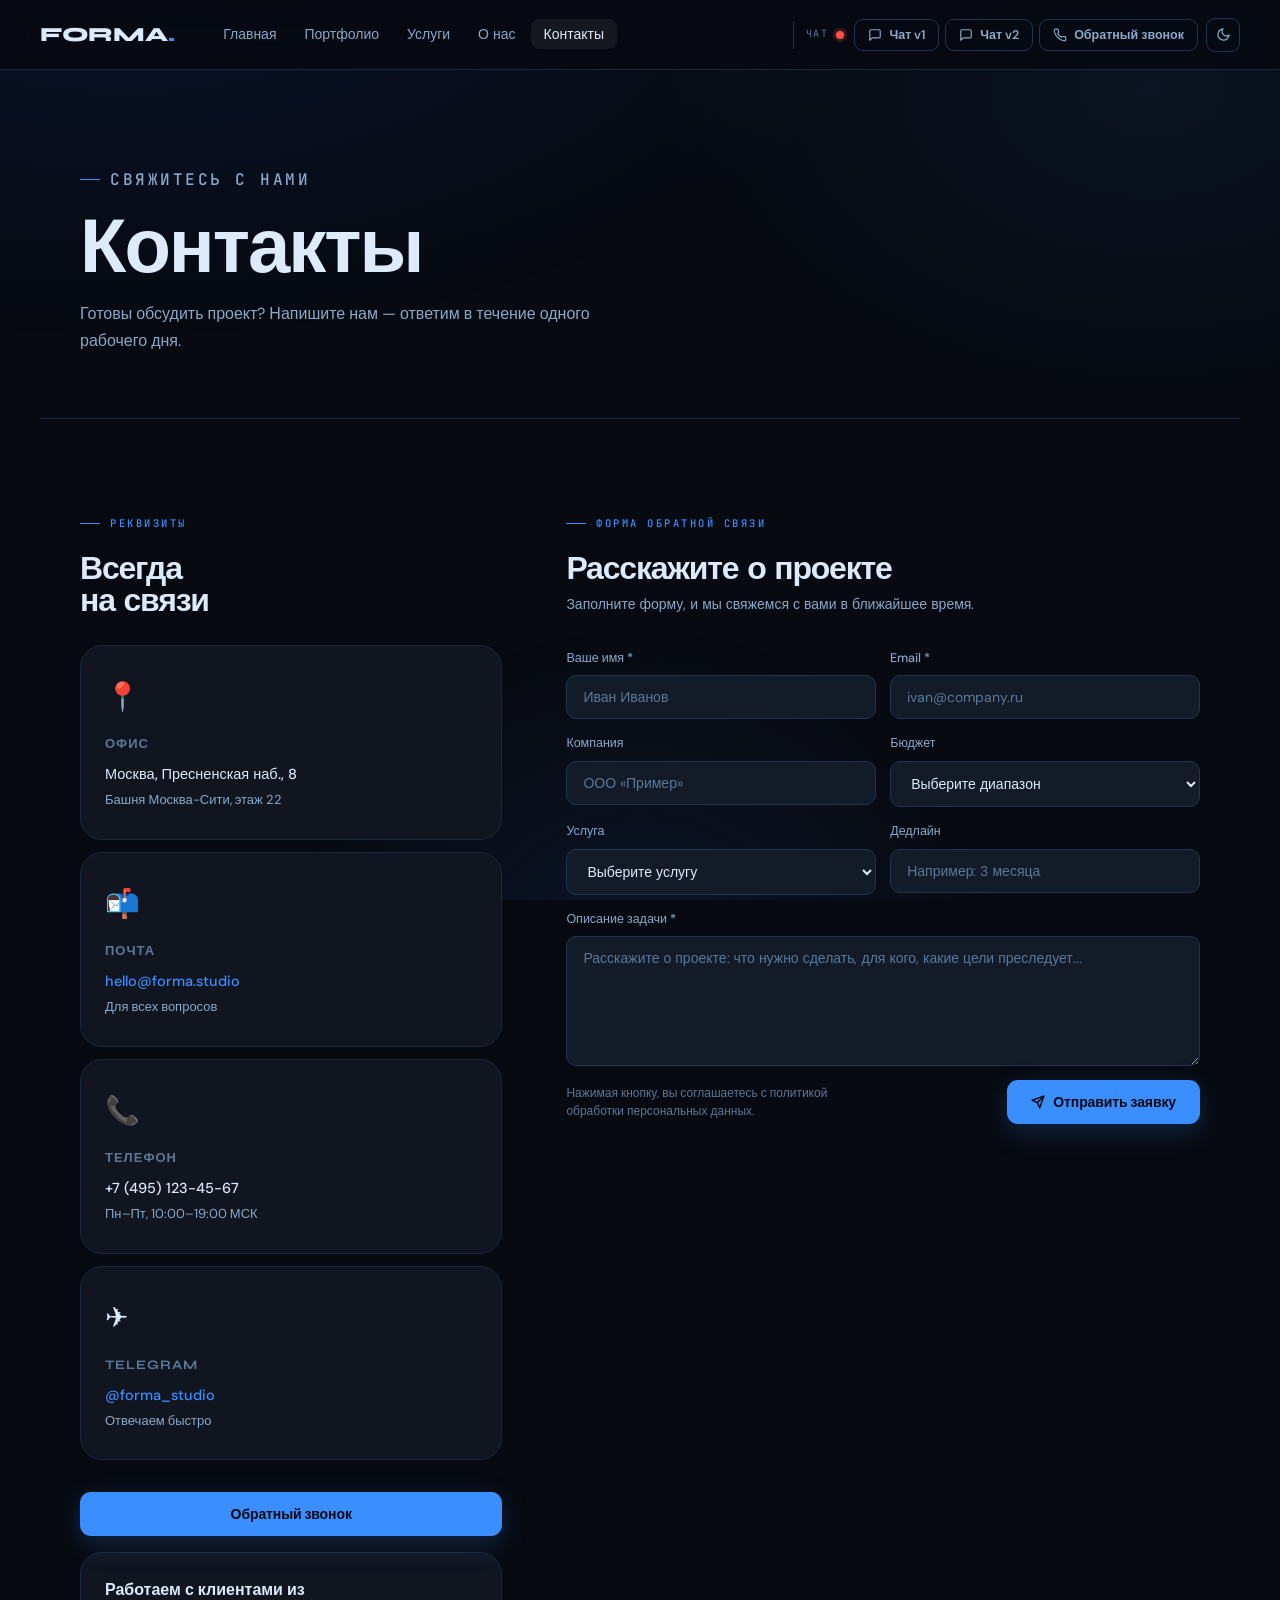
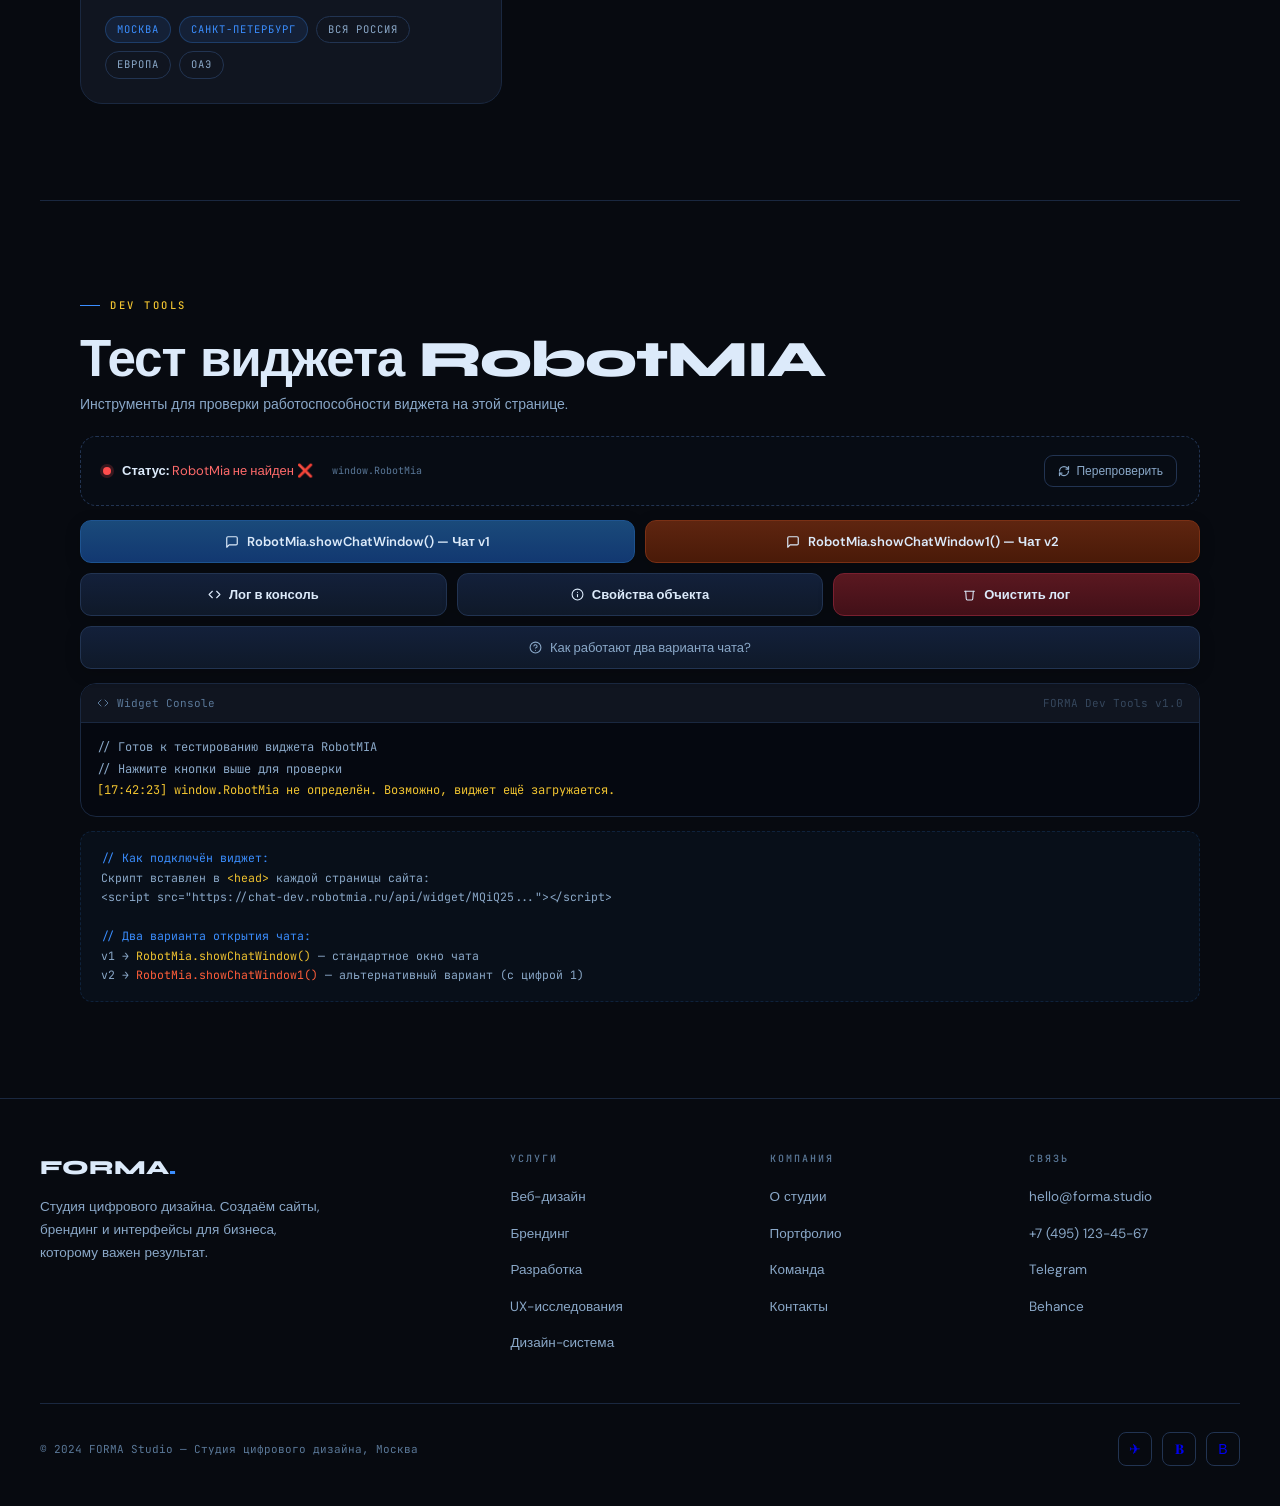
<file: contact.html>
<!doctype html>
<html lang="ru">
<head>
  <meta charset="utf-8"/>
  <meta name="viewport" content="width=device-width, initial-scale=1"/>
  <title>Контакты — FORMA Studio</title>
  <script>(function(){const t=localStorage.getItem('forma-theme')||'dark';document.documentElement.setAttribute('data-theme',t);})();</script>
  <link rel="stylesheet" href="style.css?v=mobile-20260613"/>
  <script defer src="callback.js?v=callback-20260603"></script>
  <!-- RobotMIA Widget -->
  <script src="https://chat-dev.robotmia.ru/api/widget/MQiQ25DmGupqwDUXgnCmZfrjXvUffhLv"></script>
</head>
<body>

<!-- ── НАВИГАЦИЯ ── -->
<nav class="nav">
  <a href="index.html" class="nav-logo">FORMA<span>.</span></a>
  <ul class="nav-links">
    <li><a href="index.html">Главная</a></li>
    <li><a href="portfolio.html">Портфолио</a></li>
    <li><a href="services.html">Услуги</a></li>
    <li><a href="about.html">О нас</a></li>
    <li><a href="contact.html" class="active">Контакты</a></li>
  </ul>
  <div class="nav-divider"></div>
  <span class="nav-widget-label">Чат</span>
  <span class="w-dot" id="navDot" style="margin-right:10px"></span>
  <button class="btn-nav" onclick="safeOpen('v1')" title="showChatWindow()">
    <svg width="14" height="14" viewBox="0 0 24 24" fill="none" stroke="currentColor" stroke-width="2" stroke-linecap="round" stroke-linejoin="round"><path d="M21 15a2 2 0 0 1-2 2H7l-4 4V5a2 2 0 0 1 2-2h14a2 2 0 0 1 2 2z"/></svg>
    Чат v1
  </button>
  <button class="btn-nav v2" onclick="safeOpen('v2')" style="margin-left:6px" title="showChatWindow1()">
    <svg width="14" height="14" viewBox="0 0 24 24" fill="none" stroke="currentColor" stroke-width="2" stroke-linecap="round" stroke-linejoin="round"><path d="M21 15a2 2 0 0 1-2 2H7l-4 4V5a2 2 0 0 1 2-2h14a2 2 0 0 1 2 2z"/></svg>
    Чат v2
  </button>
  <button type="button" class="btn-nav callback-nav" onclick="openCallbackWindow()" style="margin-left:6px" title="openCallbackWindow()">
    <svg width="14" height="14" viewBox="0 0 24 24" fill="none" stroke="currentColor" stroke-width="2" stroke-linecap="round" stroke-linejoin="round"><path d="M22 16.92v3a2 2 0 0 1-2.18 2 19.8 19.8 0 0 1-8.63-3.07 19.5 19.5 0 0 1-6-6A19.8 19.8 0 0 1 2.12 4.18 2 2 0 0 1 4.11 2h3a2 2 0 0 1 2 1.72c.12.9.32 1.77.59 2.61a2 2 0 0 1-.45 2.11L8 9.69a16 16 0 0 0 6.31 6.31l1.25-1.25a2 2 0 0 1 2.11-.45c.84.27 1.71.47 2.61.59A2 2 0 0 1 22 16.92z"/></svg>
    Обратный звонок
  </button>
  <button class="theme-toggle" id="themeToggle" title="Светлая тема">
    <svg width="15" height="15" viewBox="0 0 24 24" fill="none" stroke="currentColor" stroke-width="2" stroke-linecap="round" stroke-linejoin="round"><path d="M21 12.79A9 9 0 1 1 11.21 3 7 7 0 0 0 21 12.79z"/></svg>
  </button>
</nav>

<main>

  <div class="page-header">
    <p class="section-label">Свяжитесь с нами</p>
    <h1>Контакты</h1>
    <p>Готовы обсудить проект? Напишите нам — ответим в течение одного рабочего дня.</p>
  </div>

  <!-- ── КОНТАКТЫ + ФОРМА ── -->
  <section>
    <div style="display:grid; grid-template-columns:1fr 1.5fr; gap:64px; align-items:start;">

      <!-- Инфо -->
      <div>
        <p class="section-label">Реквизиты</p>
        <h2 style="font-size:32px; margin-bottom:28px">Всегда<br>на связи</h2>

        <div style="display:flex; flex-direction:column; gap:12px; margin-bottom:32px">
          <div class="info-card">
            <div class="info-card-icon">📍</div>
            <h4>Офис</h4>
            <p>Москва, Пресненская наб., 8</p>
            <span>Башня Москва-Сити, этаж 22</span>
          </div>
          <div class="info-card">
            <div class="info-card-icon">📬</div>
            <h4>Почта</h4>
            <p><a href="mailto:hello@forma.studio" style="color:var(--accent); text-decoration:none">hello@forma.studio</a></p>
            <span>Для всех вопросов</span>
          </div>
          <div class="info-card">
            <div class="info-card-icon">📞</div>
            <h4>Телефон</h4>
            <p><a href="tel:+74951234567" style="color:var(--text); text-decoration:none">+7 (495) 123-45-67</a></p>
            <span>Пн–Пт, 10:00–19:00 МСК</span>
          </div>
          <div class="info-card">
            <div class="info-card-icon">✈</div>
            <h4>Telegram</h4>
            <p><a href="#" style="color:var(--accent); text-decoration:none">@forma_studio</a></p>
            <span>Отвечаем быстро</span>
          </div>
        </div>

        <button type="button" class="btn-primary" onclick="openCallbackWindow()" style="width:100%; justify-content:center; margin-bottom:16px">
          Обратный звонок
        </button>

        <div style="background:var(--card); border:1px solid var(--border); border-radius:var(--r-lg); padding:24px;">
          <h4 style="font-family:var(--f-display); font-size:16px; font-weight:700; color:var(--text); margin-bottom:12px">Работаем с клиентами из</h4>
          <div style="display:flex; gap:8px; flex-wrap:wrap">
            <span class="tag green">Москва</span>
            <span class="tag green">Санкт-Петербург</span>
            <span class="tag">Вся Россия</span>
            <span class="tag">Европа</span>
            <span class="tag">ОАЭ</span>
          </div>
        </div>
      </div>

      <!-- Форма -->
      <div>
        <p class="section-label">Форма обратной связи</p>
        <h2 style="font-size:32px; margin-bottom:8px">Расскажите о проекте</h2>
        <p style="font-size:14px; color:var(--muted2); margin-bottom:0">Заполните форму, и мы свяжемся с вами в ближайшее время.</p>

        <form id="contactForm" class="form-grid" onsubmit="handleSubmit(event)">
          <div class="form-group">
            <label for="name">Ваше имя *</label>
            <input type="text" id="name" name="name" placeholder="Иван Иванов" required/>
          </div>
          <div class="form-group">
            <label for="email">Email *</label>
            <input type="email" id="email" name="email" placeholder="ivan@company.ru" required/>
          </div>
          <div class="form-group">
            <label for="company">Компания</label>
            <input type="text" id="company" name="company" placeholder="ООО «Пример»"/>
          </div>
          <div class="form-group">
            <label for="budget">Бюджет</label>
            <select id="budget" name="budget">
              <option value="">Выберите диапазон</option>
              <option>до 100 000 ₽</option>
              <option>100 000 — 250 000 ₽</option>
              <option>250 000 — 500 000 ₽</option>
              <option>от 500 000 ₽</option>
              <option>Обсудим</option>
            </select>
          </div>
          <div class="form-group">
            <label for="service">Услуга</label>
            <select id="service" name="service">
              <option value="">Выберите услугу</option>
              <option>Веб-дизайн</option>
              <option>Брендинг</option>
              <option>Разработка</option>
              <option>Дизайн-система</option>
              <option>UX-исследование</option>
              <option>Всё сразу / Обсудим</option>
            </select>
          </div>
          <div class="form-group">
            <label for="deadline">Дедлайн</label>
            <input type="text" id="deadline" name="deadline" placeholder="Например: 3 месяца"/>
          </div>
          <div class="form-group full">
            <label for="message">Описание задачи *</label>
            <textarea id="message" name="message" placeholder="Расскажите о проекте: что нужно сделать, для кого, какие цели преследует..." required></textarea>
          </div>
          <div class="form-group full" style="flex-direction:row; align-items:center; gap:12px; justify-content:space-between; flex-wrap:wrap">
            <p style="font-size:12px; color:var(--muted); max-width:320px; line-height:1.55">
              Нажимая кнопку, вы соглашаетесь с политикой обработки персональных данных.
            </p>
            <button type="submit" class="btn-primary" id="submitBtn" style="white-space:nowrap">
              <svg width="14" height="14" viewBox="0 0 24 24" fill="none" stroke="currentColor" stroke-width="2.5" stroke-linecap="round" stroke-linejoin="round"><path d="m22 2-7 20-4-9-9-4Z"/><path d="M22 2 11 13"/></svg>
              Отправить заявку
            </button>
          </div>
        </form>

        <div id="formSuccess" style="display:none; background:var(--accent-dim); border:1px solid rgba(59,142,255,.25); border-radius:var(--r-lg); padding:32px; text-align:center; margin-top:16px;">
          <div style="font-size:40px; margin-bottom:12px">✅</div>
          <h3 style="font-family:var(--f-display); font-size:22px; font-weight:700; color:var(--text); margin-bottom:8px">Заявка отправлена!</h3>
          <p style="font-size:14px; color:var(--muted2)">Мы свяжемся с вами в течение одного рабочего дня.</p>
        </div>
      </div>

    </div>
  </section>

  <div class="divider"></div>

  <!-- ── ТЕСТ ВИДЖЕТА ── -->
  <section>
    <p class="section-label" style="color:var(--accent3)">Dev Tools</p>
    <h2 style="margin-bottom:8px">Тест виджета RobotMIA</h2>
    <p style="font-size:14px; color:var(--muted2); margin-bottom:20px">
      Инструменты для проверки работоспособности виджета на этой странице.
    </p>

    <!-- Статус -->
    <div class="widget-panel" id="widgetPanel">
      <div class="w-status-group">
        <span class="w-dot" id="wDot"></span>
        <div class="w-status-text">
          <strong>Статус:</strong> <span id="wStatusText">проверяю…</span>
        </div>
        <span style="font-family:var(--f-mono); font-size:10px; color:var(--muted); margin-left:8px">window.RobotMia</span>
      </div>
      <button class="w-recheck" id="recheckBtn">
        <svg width="12" height="12" viewBox="0 0 24 24" fill="none" stroke="currentColor" stroke-width="2.5" stroke-linecap="round" stroke-linejoin="round"><path d="M3 12a9 9 0 0 1 9-9 9.75 9.75 0 0 1 6.74 2.74L21 8"/><path d="M21 3v5h-5"/><path d="M21 12a9 9 0 0 1-9 9 9.75 9.75 0 0 1-6.74-2.74L3 16"/><path d="M8 16H3v5"/></svg>
        Перепроверить
      </button>
    </div>

    <!-- Кнопки теста -->
    <div class="test-grid">
      <button class="test-btn teal c6" id="openV1Btn">
        <svg width="14" height="14" viewBox="0 0 24 24" fill="none" stroke="currentColor" stroke-width="2" stroke-linecap="round" stroke-linejoin="round"><path d="M21 15a2 2 0 0 1-2 2H7l-4 4V5a2 2 0 0 1 2-2h14a2 2 0 0 1 2 2z"/></svg>
        RobotMia.showChatWindow() — Чат v1
      </button>
      <button class="test-btn coral c6" id="openV2Btn">
        <svg width="14" height="14" viewBox="0 0 24 24" fill="none" stroke="currentColor" stroke-width="2" stroke-linecap="round" stroke-linejoin="round"><path d="M21 15a2 2 0 0 1-2 2H7l-4 4V5a2 2 0 0 1 2-2h14a2 2 0 0 1 2 2z"/></svg>
        RobotMia.showChatWindow1() — Чат v2
      </button>
      <button class="test-btn c4" id="logBtn">
        <svg width="13" height="13" viewBox="0 0 24 24" fill="none" stroke="currentColor" stroke-width="2" stroke-linecap="round" stroke-linejoin="round"><polyline points="16 18 22 12 16 6"/><polyline points="8 6 2 12 8 18"/></svg>
        Лог в консоль
      </button>
      <button class="test-btn c4" id="infoBtn">
        <svg width="13" height="13" viewBox="0 0 24 24" fill="none" stroke="currentColor" stroke-width="2" stroke-linecap="round" stroke-linejoin="round"><circle cx="12" cy="12" r="10"/><path d="M12 16v-4"/><path d="M12 8h.01"/></svg>
        Свойства объекта
      </button>
      <button class="test-btn red c4" id="clearBtn">
        <svg width="13" height="13" viewBox="0 0 24 24" fill="none" stroke="currentColor" stroke-width="2" stroke-linecap="round" stroke-linejoin="round"><polyline points="3 6 5 6 21 6"/><path d="M19 6l-1 14a2 2 0 0 1-2 2H8a2 2 0 0 1-2-2L5 6"/></svg>
        Очистить лог
      </button>
      <button class="test-btn c12" id="helpBtn" style="color:var(--muted2); font-weight:400">
        <svg width="13" height="13" viewBox="0 0 24 24" fill="none" stroke="currentColor" stroke-width="2" stroke-linecap="round" stroke-linejoin="round"><circle cx="12" cy="12" r="10"/><path d="M9.09 9a3 3 0 0 1 5.83 1c0 2-3 3-3 3"/><path d="M12 17h.01"/></svg>
        Как работают два варианта чата?
      </button>
    </div>

    <!-- Консоль лога -->
    <div class="console-panel">
      <div class="console-header">
        <svg width="12" height="12" viewBox="0 0 24 24" fill="none" stroke="currentColor" stroke-width="2" stroke-linecap="round" stroke-linejoin="round" style="color:var(--muted)"><polyline points="16 18 22 12 16 6"/><polyline points="8 6 2 12 8 18"/></svg>
        <span>Widget Console</span>
        <span style="margin-left:auto; opacity:.5">FORMA Dev Tools v1.0</span>
      </div>
      <div class="console-body" id="consoleBody">
        <div class="log-line info">// Готов к тестированию виджета RobotMIA</div>
        <div class="log-line info">// Нажмите кнопки выше для проверки</div>
      </div>
    </div>

    <!-- Подсказка -->
    <div style="margin-top:14px; padding:16px 20px; background:rgba(59,142,255,.04); border:1px dashed rgba(59,142,255,.15); border-radius:12px;">
      <p style="font-family:var(--f-mono); font-size:11.5px; color:var(--muted2); line-height:1.7; margin:0">
        <span style="color:var(--accent)">// Как подключён виджет:</span><br>
        Скрипт вставлен в <span style="color:var(--accent3)">&lt;head&gt;</span> каждой страницы сайта:<br>
        <span style="color:var(--muted2)">&lt;script src="https://chat-dev.robotmia.ru/api/widget/MQiQ25..."&gt;&lt;/script&gt;</span><br><br>
        <span style="color:var(--accent)">// Два варианта открытия чата:</span><br>
        v1 → <span style="color:#f0c330">RobotMia.showChatWindow()</span> — стандартное окно чата<br>
        v2 → <span style="color:var(--accent2)">RobotMia.showChatWindow1()</span> — альтернативный вариант (с цифрой 1)
      </p>
    </div>
  </section>

</main>

<!-- ── FOOTER ── -->
<footer>
  <div class="footer-top">
    <div class="footer-brand">
      <a href="index.html" class="footer-logo">FORMA<span>.</span></a>
      <p>Студия цифрового дизайна. Создаём сайты, брендинг и интерфейсы для бизнеса, которому важен результат.</p>
    </div>
    <div class="footer-col">
      <h4>Услуги</h4>
      <ul>
        <li><a href="services.html">Веб-дизайн</a></li>
        <li><a href="services.html">Брендинг</a></li>
        <li><a href="services.html">Разработка</a></li>
        <li><a href="services.html">UX-исследования</a></li>
        <li><a href="services.html">Дизайн-система</a></li>
      </ul>
    </div>
    <div class="footer-col">
      <h4>Компания</h4>
      <ul>
        <li><a href="about.html">О студии</a></li>
        <li><a href="portfolio.html">Портфолио</a></li>
        <li><a href="about.html#team">Команда</a></li>
        <li><a href="contact.html">Контакты</a></li>
      </ul>
    </div>
    <div class="footer-col">
      <h4>Связь</h4>
      <ul>
        <li><a href="mailto:hello@forma.studio">hello@forma.studio</a></li>
        <li><a href="tel:+74951234567">+7 (495) 123-45-67</a></li>
        <li><a href="#">Telegram</a></li>
        <li><a href="#">Behance</a></li>
      </ul>
    </div>
  </div>
  <div class="footer-bottom">
    <p>© 2024 FORMA Studio — Студия цифрового дизайна, Москва</p>
    <div class="footer-social">
      <a href="#" title="Telegram">✈</a>
      <a href="#" title="Behance">𝐁</a>
      <a href="#" title="VC.ru">В</a>
    </div>
  </div>
</footer>

<script>
  // ── Helpers ──
  const consoleBody = document.getElementById('consoleBody');
  const wDot = document.getElementById('wDot');
  const wStatusText = document.getElementById('wStatusText');
  const navDot = document.getElementById('navDot');

  function hasWidget() {
    return !!(window.RobotMia && typeof window.RobotMia.showChatWindow === 'function');
  }

  function log(msg, type = 'info') {
    const line = document.createElement('div');
    line.className = 'log-line ' + type;
    const now = new Date().toLocaleTimeString('ru-RU', { hour: '2-digit', minute: '2-digit', second: '2-digit' });
    line.textContent = `[${now}] ${msg}`;
    consoleBody.appendChild(line);
    consoleBody.scrollTop = consoleBody.scrollHeight;
  }

  function setStatus(ok) {
    const dot = wDot;
    const navD = navDot;
    if (ok) {
      dot.className = 'w-dot ok';
      if (navD) { navD.className = 'w-dot ok'; }
      wStatusText.textContent = 'RobotMia найден ✅';
      wStatusText.style.color = 'var(--accent)';
    } else {
      dot.className = 'w-dot err';
      if (navD) { navD.className = 'w-dot err'; }
      wStatusText.textContent = 'RobotMia не найден ❌';
      wStatusText.style.color = '#ff6b6b';
    }
  }

  function recheck() {
    const ok = hasWidget();
    setStatus(ok);
    log(ok
      ? 'window.RobotMia найден. showChatWindow: ' + typeof window.RobotMia?.showChatWindow
      : 'window.RobotMia не определён. Возможно, виджет ещё загружается.', ok ? 'ok' : 'warn');
  }

  function safeOpen(variant) {
    if (!hasWidget()) {
      log('Ошибка: window.RobotMia не найден. Попробуйте перепроверить статус.', 'err');
      return;
    }
    if (variant === 'v2') {
      log('Вызов: RobotMia.showChatWindow1()', 'ok');
      try { window.RobotMia.showChatWindow1(); }
      catch(e) { log('Ошибка showChatWindow1: ' + e.message, 'err'); }
    } else {
      log('Вызов: RobotMia.showChatWindow()', 'ok');
      try { window.RobotMia.showChatWindow(); }
      catch(e) { log('Ошибка showChatWindow: ' + e.message, 'err'); }
    }
  }

  // ── Events ──
  document.getElementById('recheckBtn').addEventListener('click', () => {
    log('--- Перепроверка статуса виджета ---', 'info');
    recheck();
  });

  document.getElementById('openV1Btn').addEventListener('click', () => safeOpen('v1'));
  document.getElementById('openV2Btn').addEventListener('click', () => safeOpen('v2'));

  document.getElementById('logBtn').addEventListener('click', () => {
    console.log('[FORMA Dev] window.RobotMia =', window.RobotMia);
    console.log('[FORMA Dev] hasWidget() =', hasWidget());
    if (hasWidget()) {
      console.log('[FORMA Dev] Методы объекта:', Object.keys(window.RobotMia));
    }
    log('Объект window.RobotMia выведен в консоль браузера (F12 → Console)', 'info');
  });

  document.getElementById('infoBtn').addEventListener('click', () => {
    if (!hasWidget()) {
      log('Виджет не найден — нечего инспектировать.', 'err');
      return;
    }
    const keys = Object.keys(window.RobotMia);
    log('Свойства window.RobotMia: [' + keys.join(', ') + ']', 'ok');
    log('showChatWindow: ' + typeof window.RobotMia.showChatWindow, 'info');
    if (window.RobotMia.showChatWindow1 !== undefined) {
      log('showChatWindow1: ' + typeof window.RobotMia.showChatWindow1, 'info');
    } else {
      log('showChatWindow1: undefined (метод отсутствует)', 'warn');
    }
  });

  document.getElementById('clearBtn').addEventListener('click', () => {
    consoleBody.innerHTML = '<div class="log-line info">// Лог очищен</div>';
    console.clear();
  });

  document.getElementById('helpBtn').addEventListener('click', () => {
    log('--- Справка по вариантам чата ---', 'info');
    log('v1 → RobotMia.showChatWindow()  — стандартное окно чата', 'info');
    log('v2 → RobotMia.showChatWindow1() — альтернативный вариант (суффикс 1)', 'warn');
    log('Оба метода доступны через кнопки в навигации сайта (верхняя панель)', 'info');
  });

  // ── Форма ──
  function handleSubmit(e) {
    e.preventDefault();
    const btn = document.getElementById('submitBtn');
    btn.textContent = 'Отправка…'; btn.disabled = true;
    setTimeout(() => {
      document.getElementById('contactForm').style.display = 'none';
      document.getElementById('formSuccess').style.display = 'block';
      log('[Форма] Заявка успешно отправлена', 'ok');
    }, 1200);
  }

  // ── Init ──
  recheck();
  setTimeout(recheck, 2500);

  // ── Theme toggle ──
  const SUN_SVG = '<svg width="15" height="15" viewBox="0 0 24 24" fill="none" stroke="currentColor" stroke-width="2" stroke-linecap="round" stroke-linejoin="round"><circle cx="12" cy="12" r="5"/><line x1="12" y1="1" x2="12" y2="3"/><line x1="12" y1="21" x2="12" y2="23"/><line x1="4.22" y1="4.22" x2="5.64" y2="5.64"/><line x1="18.36" y1="18.36" x2="19.78" y2="19.78"/><line x1="1" y1="12" x2="3" y2="12"/><line x1="21" y1="12" x2="23" y2="12"/><line x1="4.22" y1="19.78" x2="5.64" y2="18.36"/><line x1="18.36" y1="5.64" x2="19.78" y2="4.22"/></svg>';
  const MOON_SVG = '<svg width="15" height="15" viewBox="0 0 24 24" fill="none" stroke="currentColor" stroke-width="2" stroke-linecap="round" stroke-linejoin="round"><path d="M21 12.79A9 9 0 1 1 11.21 3 7 7 0 0 0 21 12.79z"/></svg>';
  function applyTheme(theme) {
    document.documentElement.setAttribute('data-theme', theme);
    localStorage.setItem('forma-theme', theme);
    const btn = document.getElementById('themeToggle');
    if (!btn) return;
    btn.innerHTML = theme === 'dark' ? MOON_SVG : SUN_SVG;
    btn.title = theme === 'dark' ? 'Светлая тема' : 'Тёмная тема';
  }
  applyTheme(localStorage.getItem('forma-theme') || 'dark');
  document.getElementById('themeToggle').addEventListener('click', () => {
    applyTheme((document.documentElement.getAttribute('data-theme') || 'dark') === 'dark' ? 'light' : 'dark');
  });
</script>

</body>
</html>
</file>
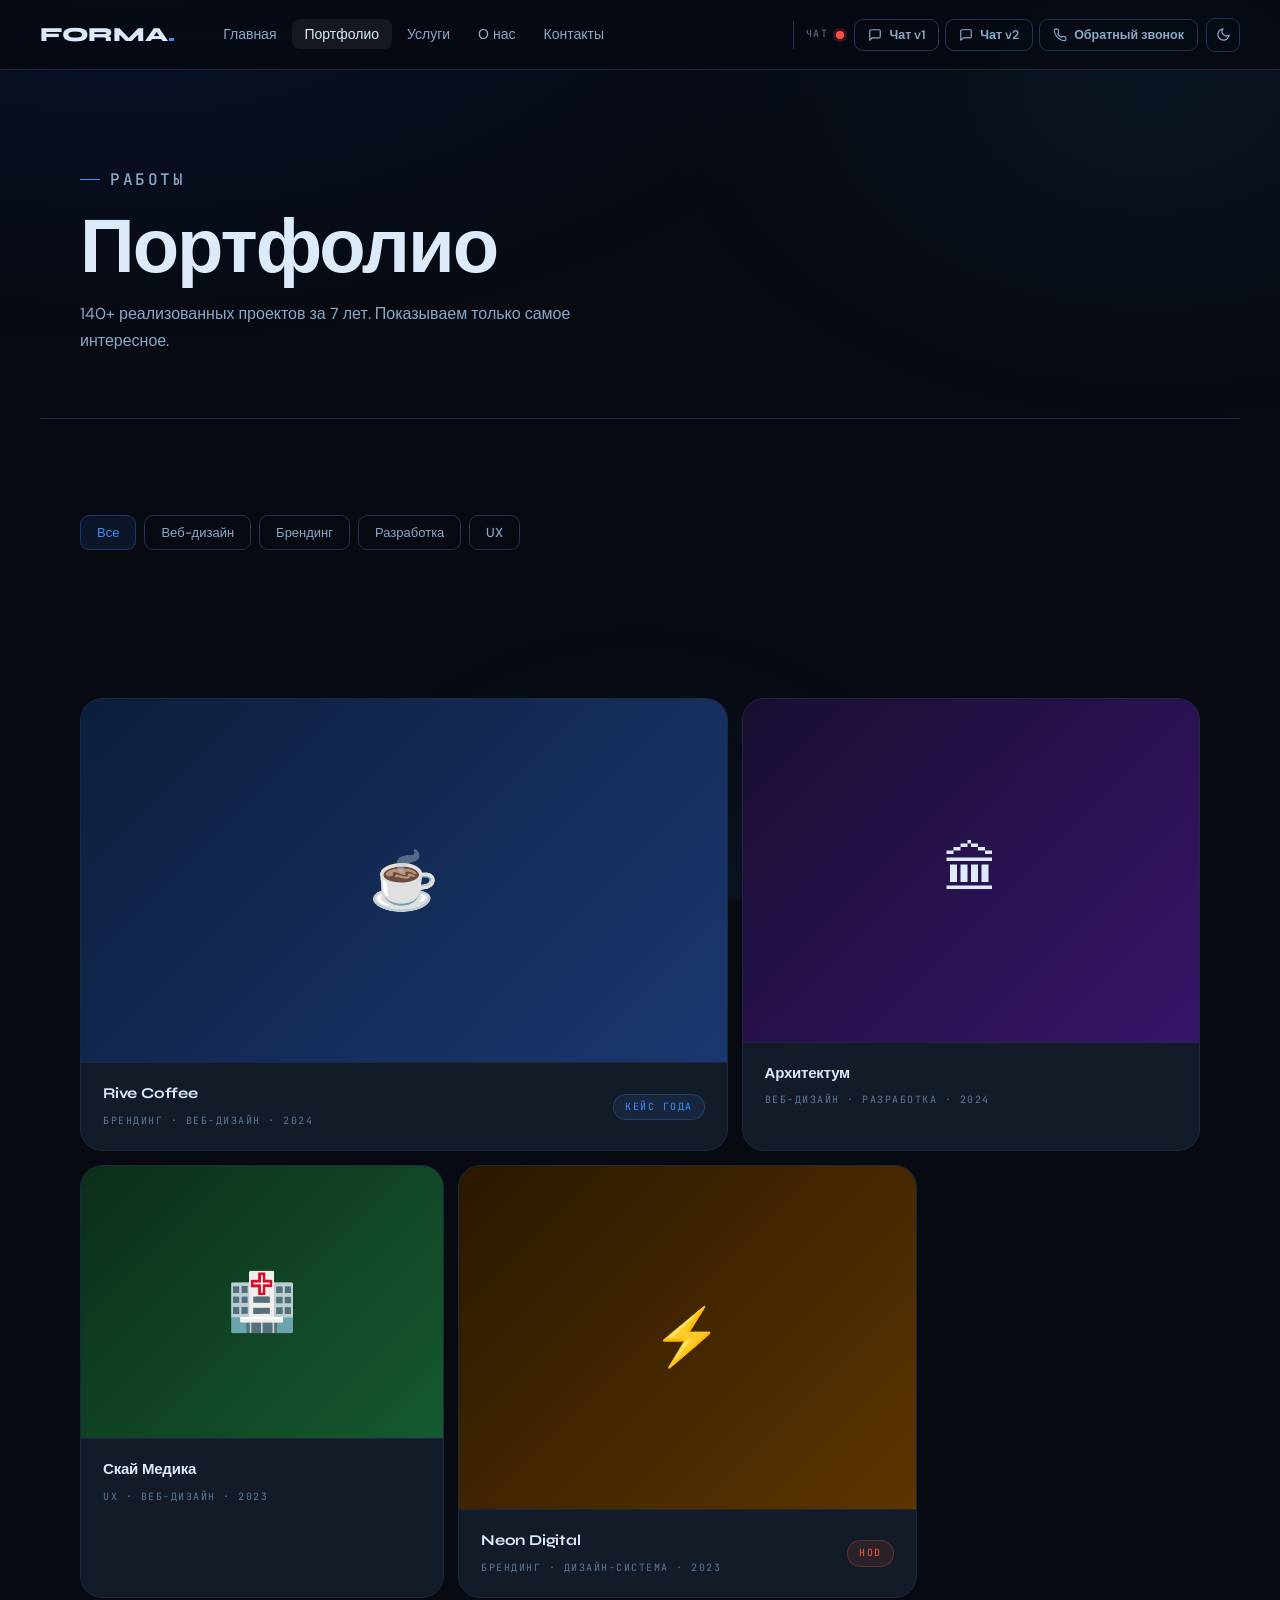
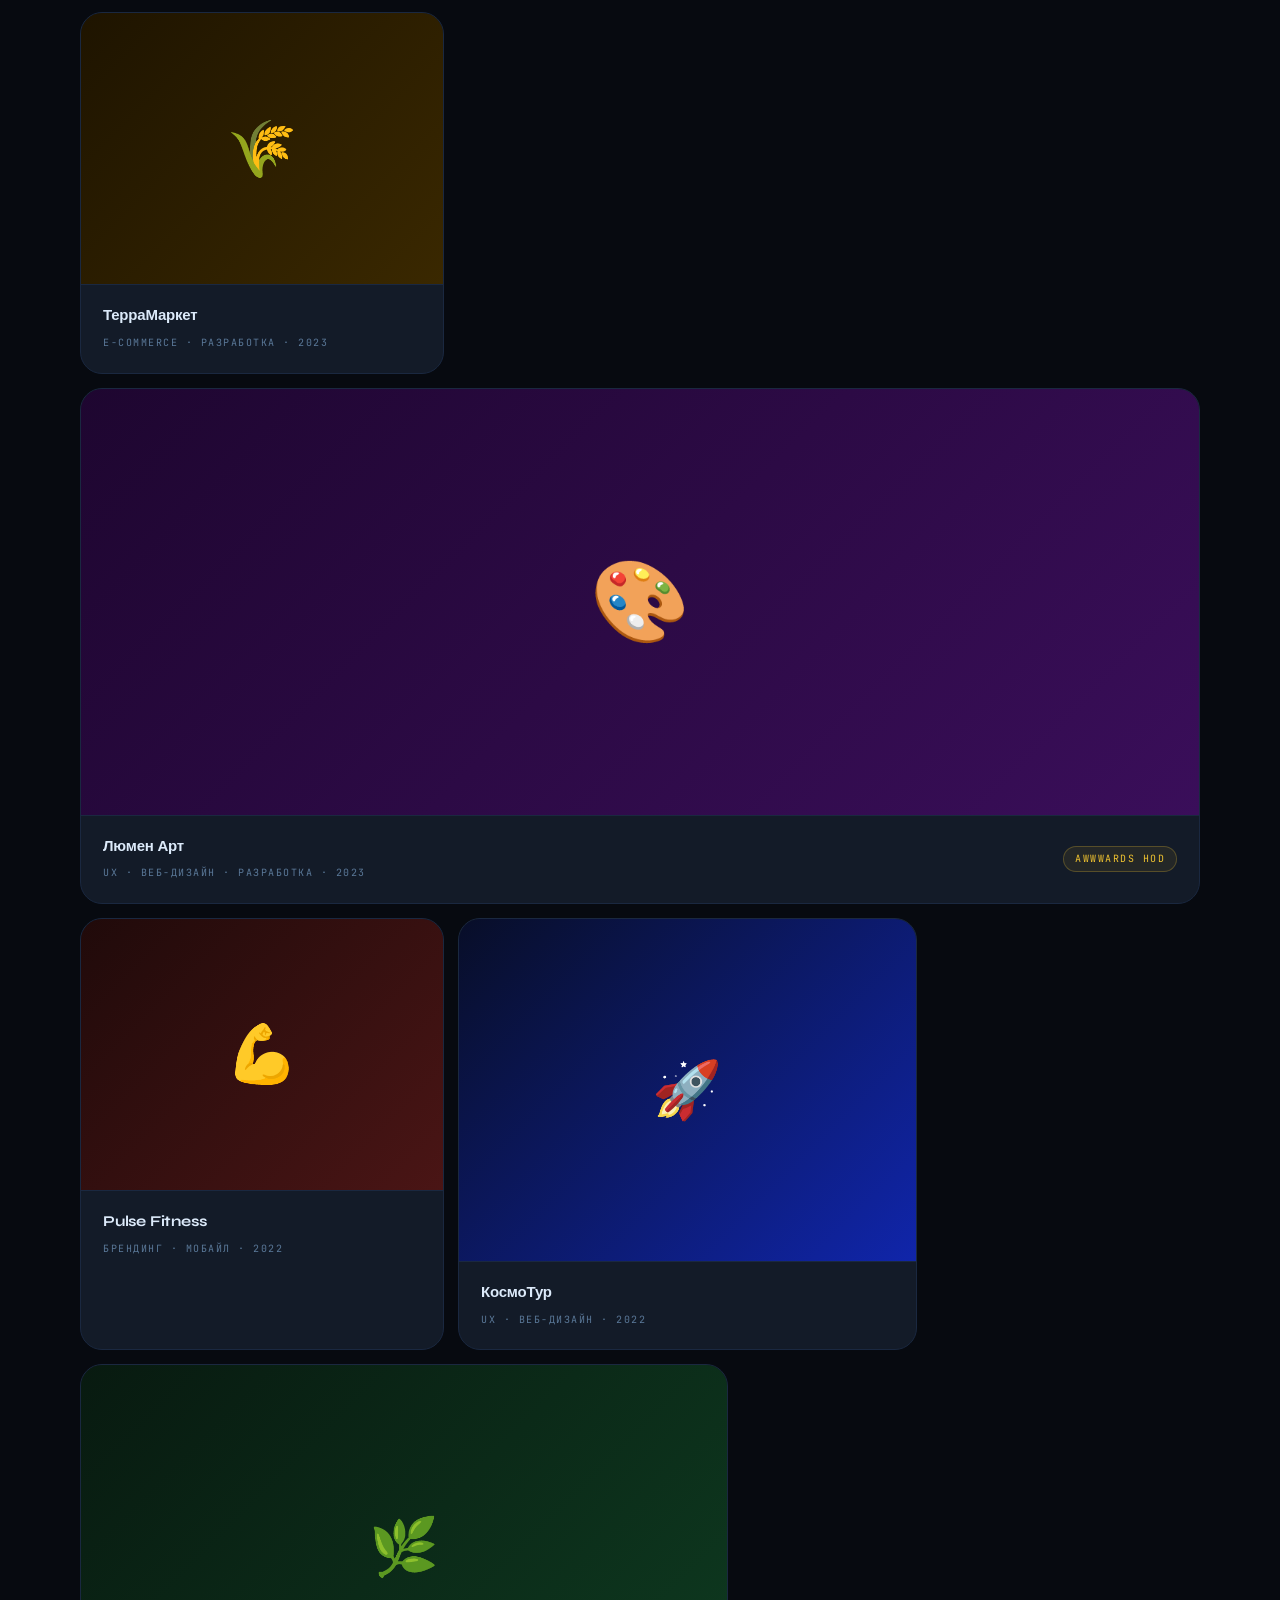
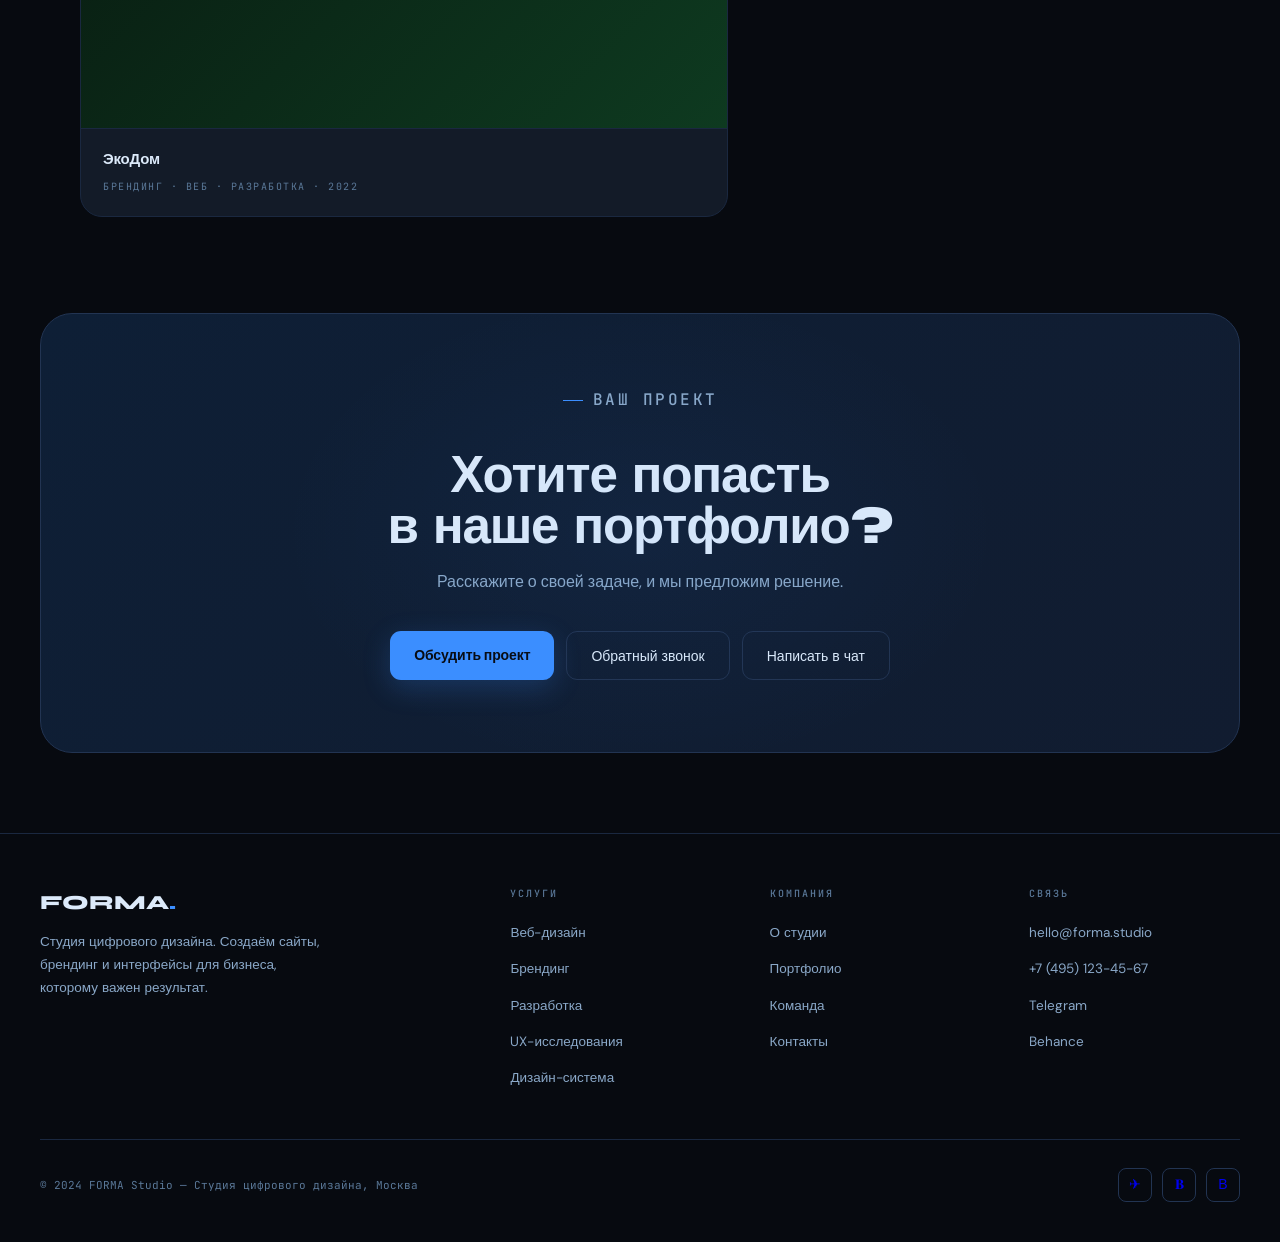
<file: portfolio.html>
<!doctype html>
<html lang="ru">
<head>
  <meta charset="utf-8"/>
  <meta name="viewport" content="width=device-width, initial-scale=1"/>
  <title>Портфолио — FORMA Studio</title>
  <script>(function(){const t=localStorage.getItem('forma-theme')||'dark';document.documentElement.setAttribute('data-theme',t);})();</script>
  <link rel="stylesheet" href="style.css?v=mobile-20260613"/>
  <script defer src="callback.js?v=callback-20260603"></script>
  <!-- RobotMIA Widget -->
  <script src="https://chat-dev.robotmia.ru/api/widget/MQiQ25DmGupqwDUXgnCmZfrjXvUffhLv"></script>
</head>
<body>

<!-- ── НАВИГАЦИЯ ── -->
<nav class="nav">
  <a href="index.html" class="nav-logo">FORMA<span>.</span></a>
  <ul class="nav-links">
    <li><a href="index.html">Главная</a></li>
    <li><a href="portfolio.html" class="active">Портфолио</a></li>
    <li><a href="services.html">Услуги</a></li>
    <li><a href="about.html">О нас</a></li>
    <li><a href="contact.html">Контакты</a></li>
  </ul>
  <div class="nav-divider"></div>
  <span class="nav-widget-label">Чат</span>
  <span class="w-dot" id="navDot" style="margin-right:10px"></span>
  <button class="btn-nav" onclick="safeOpen('v1')" title="showChatWindow()">
    <svg width="14" height="14" viewBox="0 0 24 24" fill="none" stroke="currentColor" stroke-width="2" stroke-linecap="round" stroke-linejoin="round"><path d="M21 15a2 2 0 0 1-2 2H7l-4 4V5a2 2 0 0 1 2-2h14a2 2 0 0 1 2 2z"/></svg>
    Чат v1
  </button>
  <button class="btn-nav v2" onclick="safeOpen('v2')" style="margin-left:6px" title="showChatWindow1()">
    <svg width="14" height="14" viewBox="0 0 24 24" fill="none" stroke="currentColor" stroke-width="2" stroke-linecap="round" stroke-linejoin="round"><path d="M21 15a2 2 0 0 1-2 2H7l-4 4V5a2 2 0 0 1 2-2h14a2 2 0 0 1 2 2z"/></svg>
    Чат v2
  </button>
  <button type="button" class="btn-nav callback-nav" onclick="openCallbackWindow()" style="margin-left:6px" title="openCallbackWindow()">
    <svg width="14" height="14" viewBox="0 0 24 24" fill="none" stroke="currentColor" stroke-width="2" stroke-linecap="round" stroke-linejoin="round"><path d="M22 16.92v3a2 2 0 0 1-2.18 2 19.8 19.8 0 0 1-8.63-3.07 19.5 19.5 0 0 1-6-6A19.8 19.8 0 0 1 2.12 4.18 2 2 0 0 1 4.11 2h3a2 2 0 0 1 2 1.72c.12.9.32 1.77.59 2.61a2 2 0 0 1-.45 2.11L8 9.69a16 16 0 0 0 6.31 6.31l1.25-1.25a2 2 0 0 1 2.11-.45c.84.27 1.71.47 2.61.59A2 2 0 0 1 22 16.92z"/></svg>
    Обратный звонок
  </button>
  <button class="theme-toggle" id="themeToggle" title="Светлая тема">
    <svg width="15" height="15" viewBox="0 0 24 24" fill="none" stroke="currentColor" stroke-width="2" stroke-linecap="round" stroke-linejoin="round"><path d="M21 12.79A9 9 0 1 1 11.21 3 7 7 0 0 0 21 12.79z"/></svg>
  </button>
</nav>

<main>

  <div class="page-header">
    <p class="section-label">Работы</p>
    <h1>Портфолио</h1>
    <p>140+ реализованных проектов за 7 лет. Показываем только самое интересное.</p>
  </div>

  <!-- ── ФИЛЬТР ── -->
  <section style="padding-bottom:0">
    <div style="display:flex; align-items:center; gap:8px; flex-wrap:wrap;">
      <button class="filter-btn active" data-filter="all">Все</button>
      <button class="filter-btn" data-filter="web">Веб-дизайн</button>
      <button class="filter-btn" data-filter="brand">Брендинг</button>
      <button class="filter-btn" data-filter="dev">Разработка</button>
      <button class="filter-btn" data-filter="ux">UX</button>
    </div>
  </section>

  <!-- ── ПРОЕКТЫ ── -->
  <section>
    <div class="portfolio-grid" id="portfolioGrid">

      <!-- Rive Coffee -->
      <div class="p-item lg" data-cat="web brand">
        <div class="p-thumb">
          <div class="p-thumb-inner" style="background: linear-gradient(135deg, #0d1e3c, #1a3870)">☕</div>
        </div>
        <div class="p-overlay">
          <div class="p-tag">Брендинг · Веб-дизайн</div>
          <div class="p-name">Rive Coffee</div>
        </div>
        <div class="p-bottom">
          <div>
            <h3>Rive Coffee</h3>
            <span>Брендинг · Веб-дизайн · 2024</span>
          </div>
          <span class="tag green">Кейс года</span>
        </div>
      </div>

      <!-- Архитектум -->
      <div class="p-item md" data-cat="web dev">
        <div class="p-thumb">
          <div class="p-thumb-inner" style="background: linear-gradient(135deg, #180e30, #38156a)">🏛</div>
        </div>
        <div class="p-overlay">
          <div class="p-tag">Веб-дизайн · Разработка</div>
          <div class="p-name">Архитектум</div>
        </div>
        <div class="p-bottom">
          <div>
            <h3>Архитектум</h3>
            <span>Веб-дизайн · Разработка · 2024</span>
          </div>
        </div>
      </div>

      <!-- Скай Медика -->
      <div class="p-item sm" data-cat="ux web">
        <div class="p-thumb">
          <div class="p-thumb-inner" style="background: linear-gradient(135deg, #0c2e1a, #155a30)">🏥</div>
        </div>
        <div class="p-overlay">
          <div class="p-tag">UX · Веб-дизайн</div>
          <div class="p-name">Скай Медика</div>
        </div>
        <div class="p-bottom">
          <div>
            <h3>Скай Медика</h3>
            <span>UX · Веб-дизайн · 2023</span>
          </div>
        </div>
      </div>

      <!-- Neon Digital -->
      <div class="p-item md" data-cat="brand">
        <div class="p-thumb">
          <div class="p-thumb-inner" style="background: linear-gradient(135deg, #2a1800, #5c3500)">⚡</div>
        </div>
        <div class="p-overlay">
          <div class="p-tag">Брендинг · Дизайн-система</div>
          <div class="p-name">Neon Digital</div>
        </div>
        <div class="p-bottom">
          <div>
            <h3>Neon Digital</h3>
            <span>Брендинг · Дизайн-система · 2023</span>
          </div>
          <span class="tag orange">HOD</span>
        </div>
      </div>

      <!-- ТерраМаркет -->
      <div class="p-item sm" data-cat="dev web">
        <div class="p-thumb">
          <div class="p-thumb-inner" style="background: linear-gradient(135deg, #1e1400, #3a2800)">🌾</div>
        </div>
        <div class="p-overlay">
          <div class="p-tag">E-commerce · Разработка</div>
          <div class="p-name">ТерраМаркет</div>
        </div>
        <div class="p-bottom">
          <div>
            <h3>ТерраМаркет</h3>
            <span>E-commerce · Разработка · 2023</span>
          </div>
        </div>
      </div>

      <!-- Люмен Арт -->
      <div class="p-item full" data-cat="web ux">
        <div class="p-thumb">
          <div class="p-thumb-inner" style="background: linear-gradient(135deg, #1e0630, #3a0e5a); font-size:80px">🎨</div>
        </div>
        <div class="p-overlay">
          <div class="p-tag">UX · Веб-дизайн · Разработка</div>
          <div class="p-name">Люмен Арт — Галерея современного искусства</div>
        </div>
        <div class="p-bottom">
          <div>
            <h3>Люмен Арт</h3>
            <span>UX · Веб-дизайн · Разработка · 2023</span>
          </div>
          <span class="tag yellow">Awwwards HOD</span>
        </div>
      </div>

      <!-- Pulse Fitness -->
      <div class="p-item sm" data-cat="brand web">
        <div class="p-thumb">
          <div class="p-thumb-inner" style="background: linear-gradient(135deg, #200a0a, #4a1515)">💪</div>
        </div>
        <div class="p-overlay">
          <div class="p-tag">Брендинг · Мобильное приложение</div>
          <div class="p-name">Pulse Fitness</div>
        </div>
        <div class="p-bottom">
          <div>
            <h3>Pulse Fitness</h3>
            <span>Брендинг · Мобайл · 2022</span>
          </div>
        </div>
      </div>

      <!-- КосмоТур -->
      <div class="p-item md" data-cat="web ux">
        <div class="p-thumb">
          <div class="p-thumb-inner" style="background: linear-gradient(135deg, #080e28, #1025aa)">🚀</div>
        </div>
        <div class="p-overlay">
          <div class="p-tag">UX · Веб-дизайн</div>
          <div class="p-name">КосмоТур</div>
        </div>
        <div class="p-bottom">
          <div>
            <h3>КосмоТур</h3>
            <span>UX · Веб-дизайн · 2022</span>
          </div>
        </div>
      </div>

      <!-- ЭкоДом -->
      <div class="p-item lg" data-cat="web dev brand">
        <div class="p-thumb">
          <div class="p-thumb-inner" style="background: linear-gradient(135deg, #081a10, #0e3a20)">🌿</div>
        </div>
        <div class="p-overlay">
          <div class="p-tag">Брендинг · Веб · Разработка</div>
          <div class="p-name">ЭкоДом — девелопер</div>
        </div>
        <div class="p-bottom">
          <div>
            <h3>ЭкоДом</h3>
            <span>Брендинг · Веб · Разработка · 2022</span>
          </div>
        </div>
      </div>

    </div>
  </section>

</main>

<!-- ── CTA ── -->
<div class="cta-section">
  <p class="section-label" style="justify-content:center">Ваш проект</p>
  <h2>Хотите попасть<br>в наше портфолио?</h2>
  <p>Расскажите о своей задаче, и мы предложим решение.</p>
  <div class="cta-btns">
    <a href="contact.html" class="btn-primary">Обсудить проект</a>
    <button type="button" class="btn-secondary" onclick="openCallbackWindow()">Обратный звонок</button>
    <button class="btn-secondary" onclick="safeOpen('v1')">Написать в чат</button>
  </div>
</div>

<!-- ── FOOTER ── -->
<footer>
  <div class="footer-top">
    <div class="footer-brand">
      <a href="index.html" class="footer-logo">FORMA<span>.</span></a>
      <p>Студия цифрового дизайна. Создаём сайты, брендинг и интерфейсы для бизнеса, которому важен результат.</p>
    </div>
    <div class="footer-col">
      <h4>Услуги</h4>
      <ul>
        <li><a href="services.html">Веб-дизайн</a></li>
        <li><a href="services.html">Брендинг</a></li>
        <li><a href="services.html">Разработка</a></li>
        <li><a href="services.html">UX-исследования</a></li>
        <li><a href="services.html">Дизайн-система</a></li>
      </ul>
    </div>
    <div class="footer-col">
      <h4>Компания</h4>
      <ul>
        <li><a href="about.html">О студии</a></li>
        <li><a href="portfolio.html">Портфолио</a></li>
        <li><a href="about.html#team">Команда</a></li>
        <li><a href="contact.html">Контакты</a></li>
      </ul>
    </div>
    <div class="footer-col">
      <h4>Связь</h4>
      <ul>
        <li><a href="mailto:hello@forma.studio">hello@forma.studio</a></li>
        <li><a href="tel:+74951234567">+7 (495) 123-45-67</a></li>
        <li><a href="#">Telegram</a></li>
        <li><a href="#">Behance</a></li>
      </ul>
    </div>
  </div>
  <div class="footer-bottom">
    <p>© 2024 FORMA Studio — Студия цифрового дизайна, Москва</p>
    <div class="footer-social">
      <a href="#" title="Telegram">✈</a>
      <a href="#" title="Behance">𝐁</a>
      <a href="#" title="VC.ru">В</a>
    </div>
  </div>
</footer>

<style>
  .filter-btn {
    padding: 8px 16px;
    border-radius: 9px;
    border: 1px solid var(--border2);
    background: transparent;
    color: var(--muted2);
    font-family: var(--f-body);
    font-size: 13px; font-weight: 500;
    cursor: pointer;
    transition: var(--t);
  }
  .filter-btn:hover { color: var(--text); border-color: var(--border2); background: rgba(255,255,255,.05); }
  .filter-btn.active { background: var(--accent-dim); border-color: rgba(59,142,255,.3); color: var(--accent); }
  .p-item.hidden { display: none; }
</style>

<script>
  function hasWidget() {
    return !!(window.RobotMia && typeof window.RobotMia.showChatWindow === 'function');
  }
  function updateDot() {
    const dot = document.getElementById('navDot');
    if (!dot) return;
    dot.classList.toggle('ok', hasWidget());
    dot.classList.toggle('err', !hasWidget());
  }
  function safeOpen(variant) {
    if (!hasWidget()) { alert('Виджет RobotMia пока не загружен.'); return; }
    variant === 'v2' ? window.RobotMia.showChatWindow1() : window.RobotMia.showChatWindow();
  }
  updateDot();
  setTimeout(updateDot, 2000);

  // ── Theme toggle ──
  const SUN_SVG = '<svg width="15" height="15" viewBox="0 0 24 24" fill="none" stroke="currentColor" stroke-width="2" stroke-linecap="round" stroke-linejoin="round"><circle cx="12" cy="12" r="5"/><line x1="12" y1="1" x2="12" y2="3"/><line x1="12" y1="21" x2="12" y2="23"/><line x1="4.22" y1="4.22" x2="5.64" y2="5.64"/><line x1="18.36" y1="18.36" x2="19.78" y2="19.78"/><line x1="1" y1="12" x2="3" y2="12"/><line x1="21" y1="12" x2="23" y2="12"/><line x1="4.22" y1="19.78" x2="5.64" y2="18.36"/><line x1="18.36" y1="5.64" x2="19.78" y2="4.22"/></svg>';
  const MOON_SVG = '<svg width="15" height="15" viewBox="0 0 24 24" fill="none" stroke="currentColor" stroke-width="2" stroke-linecap="round" stroke-linejoin="round"><path d="M21 12.79A9 9 0 1 1 11.21 3 7 7 0 0 0 21 12.79z"/></svg>';
  function applyTheme(theme) {
    document.documentElement.setAttribute('data-theme', theme);
    localStorage.setItem('forma-theme', theme);
    const btn = document.getElementById('themeToggle');
    if (!btn) return;
    btn.innerHTML = theme === 'dark' ? MOON_SVG : SUN_SVG;
    btn.title = theme === 'dark' ? 'Светлая тема' : 'Тёмная тема';
  }
  applyTheme(localStorage.getItem('forma-theme') || 'dark');
  document.getElementById('themeToggle').addEventListener('click', () => {
    applyTheme((document.documentElement.getAttribute('data-theme') || 'dark') === 'dark' ? 'light' : 'dark');
  });

  // Filter logic
  document.querySelectorAll('.filter-btn').forEach(btn => {
    btn.addEventListener('click', () => {
      document.querySelectorAll('.filter-btn').forEach(b => b.classList.remove('active'));
      btn.classList.add('active');
      const filter = btn.dataset.filter;
      document.querySelectorAll('.p-item').forEach(item => {
        if (filter === 'all') { item.classList.remove('hidden'); return; }
        const cats = item.dataset.cat || '';
        item.classList.toggle('hidden', !cats.includes(filter));
      });
    });
  });
</script>

</body>
</html>
</file>
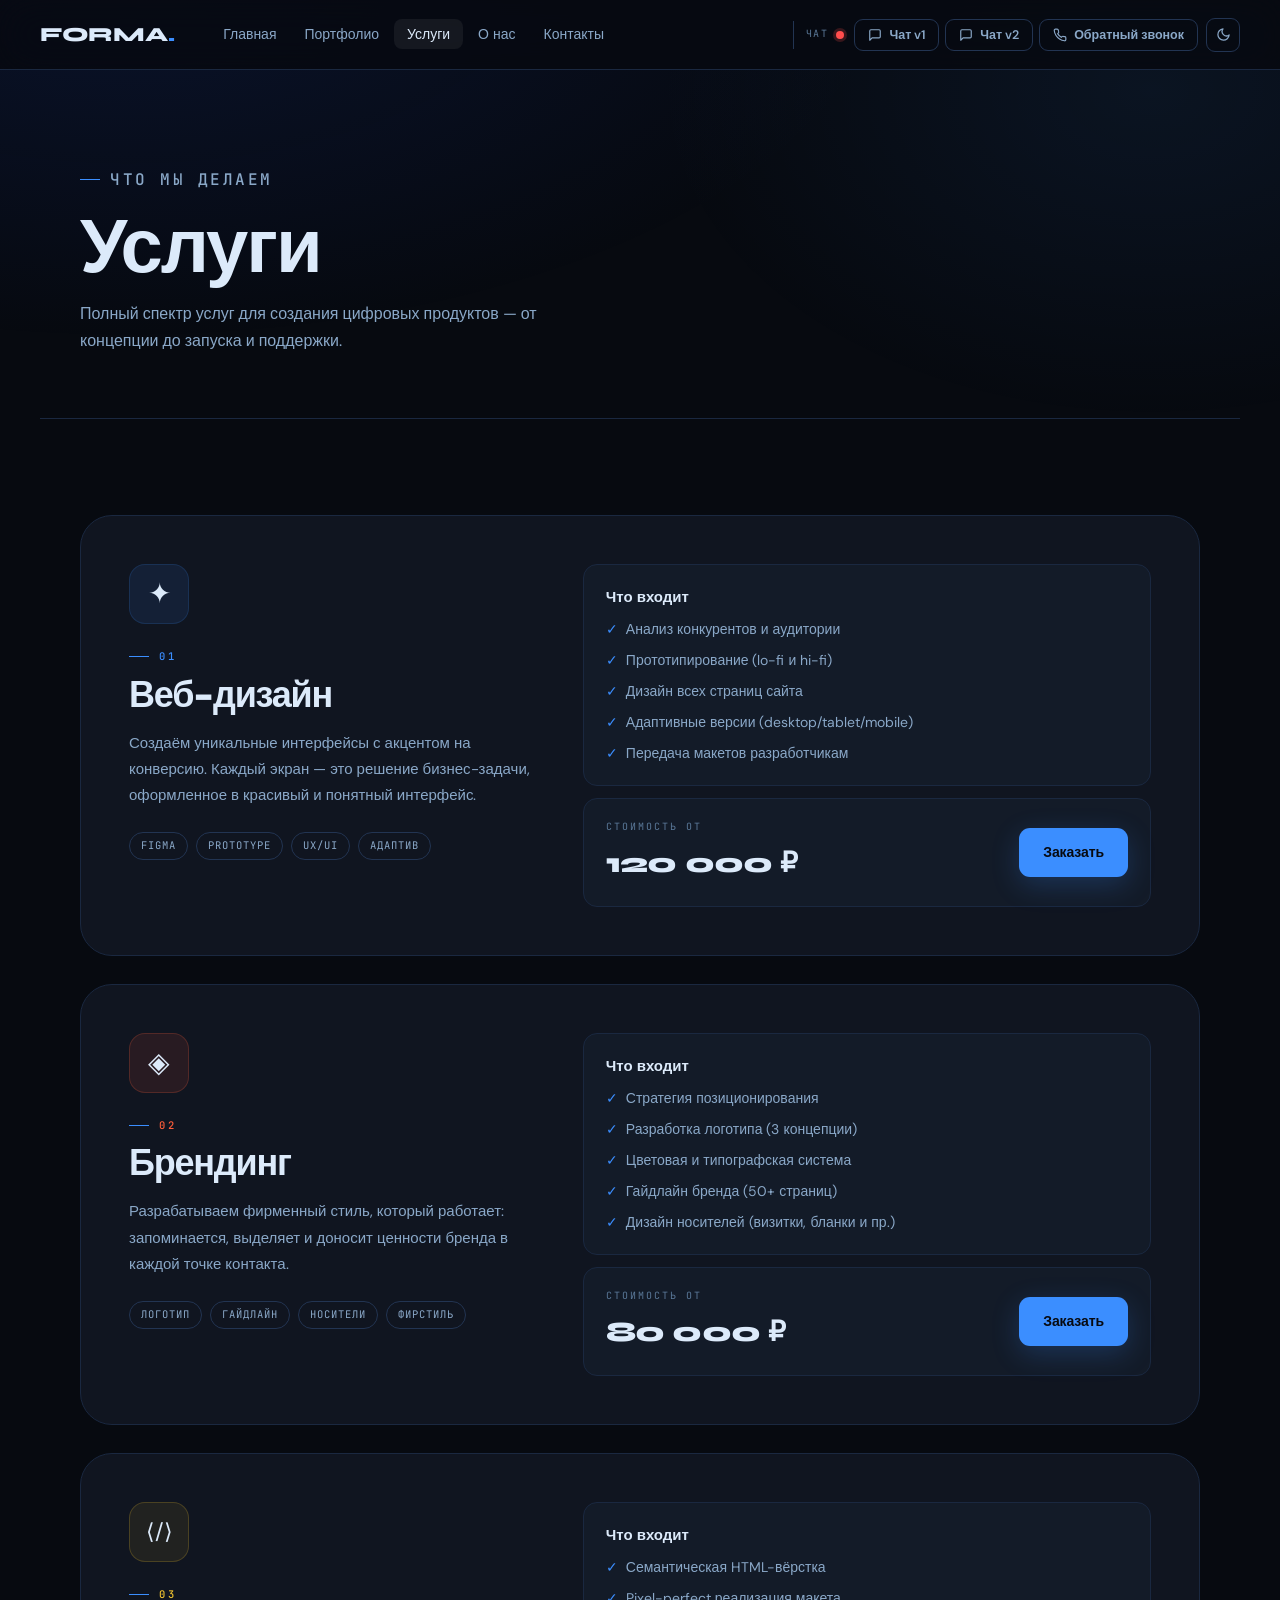
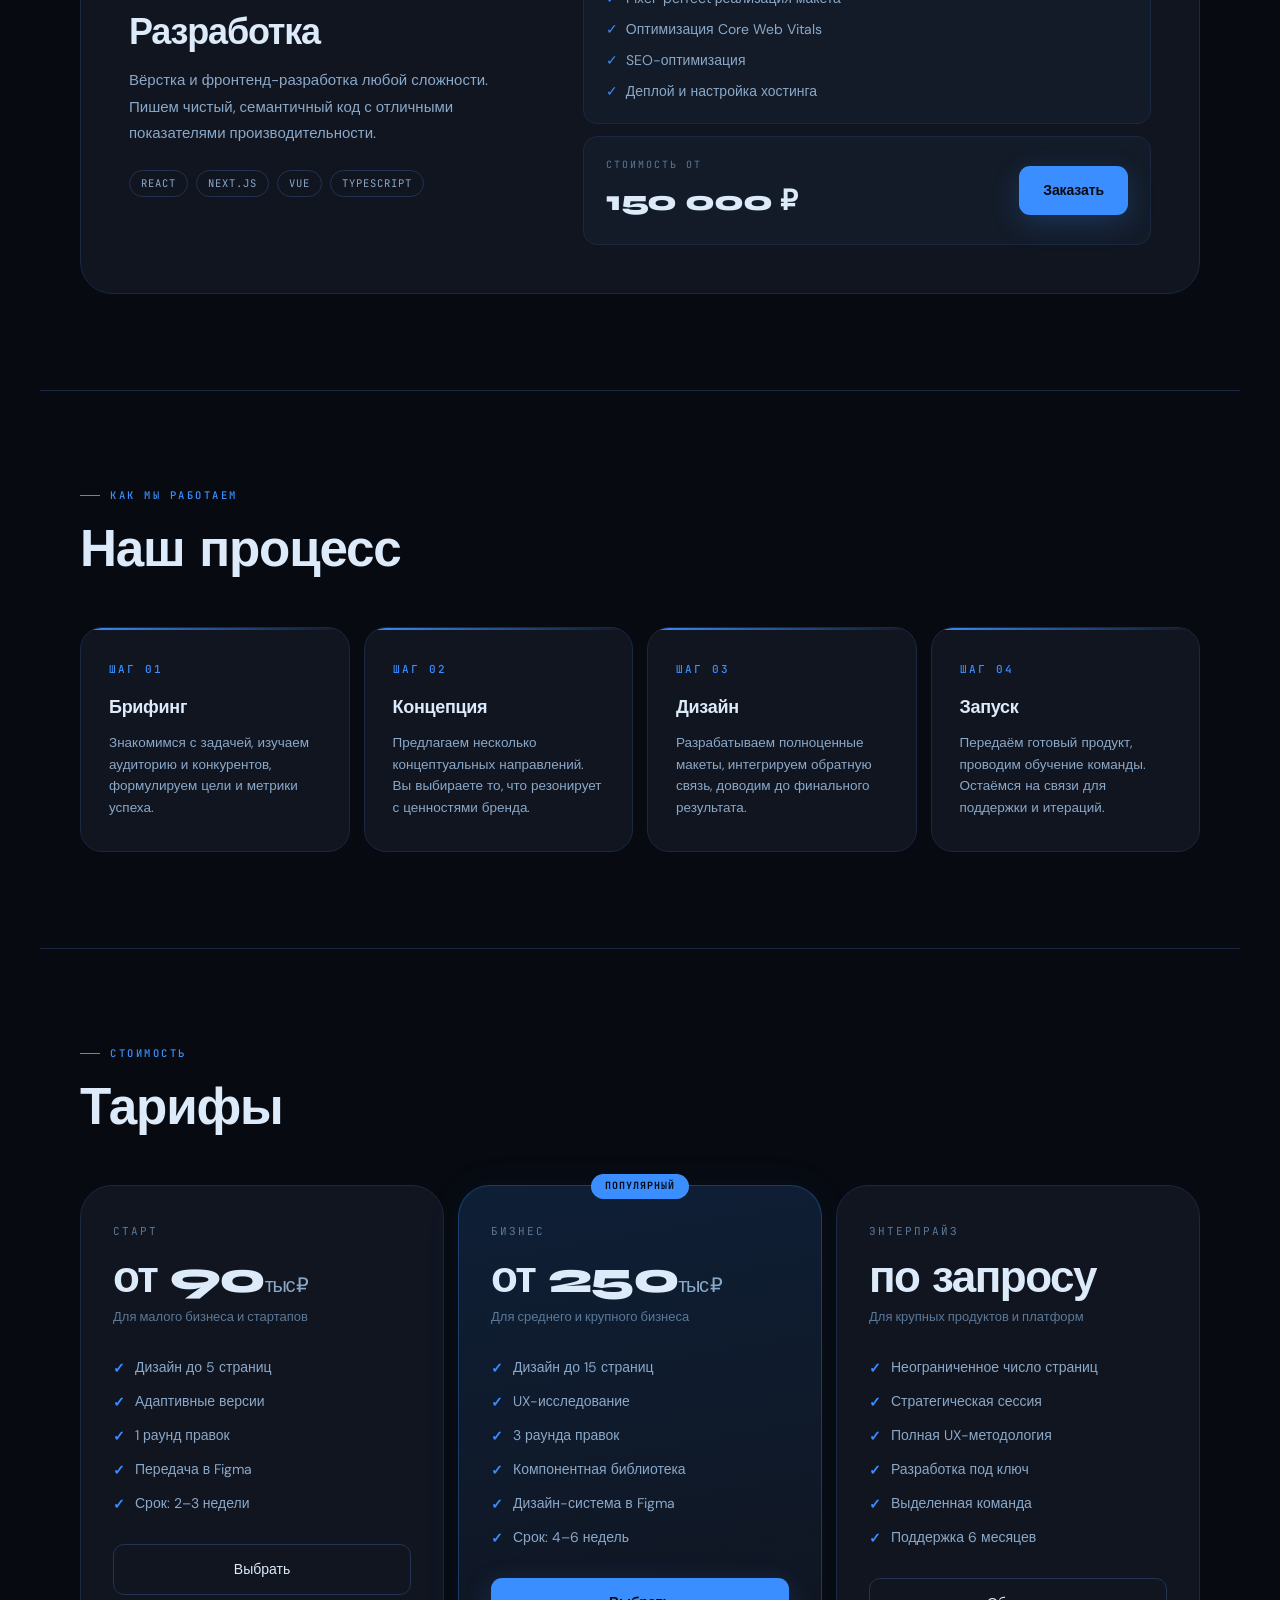
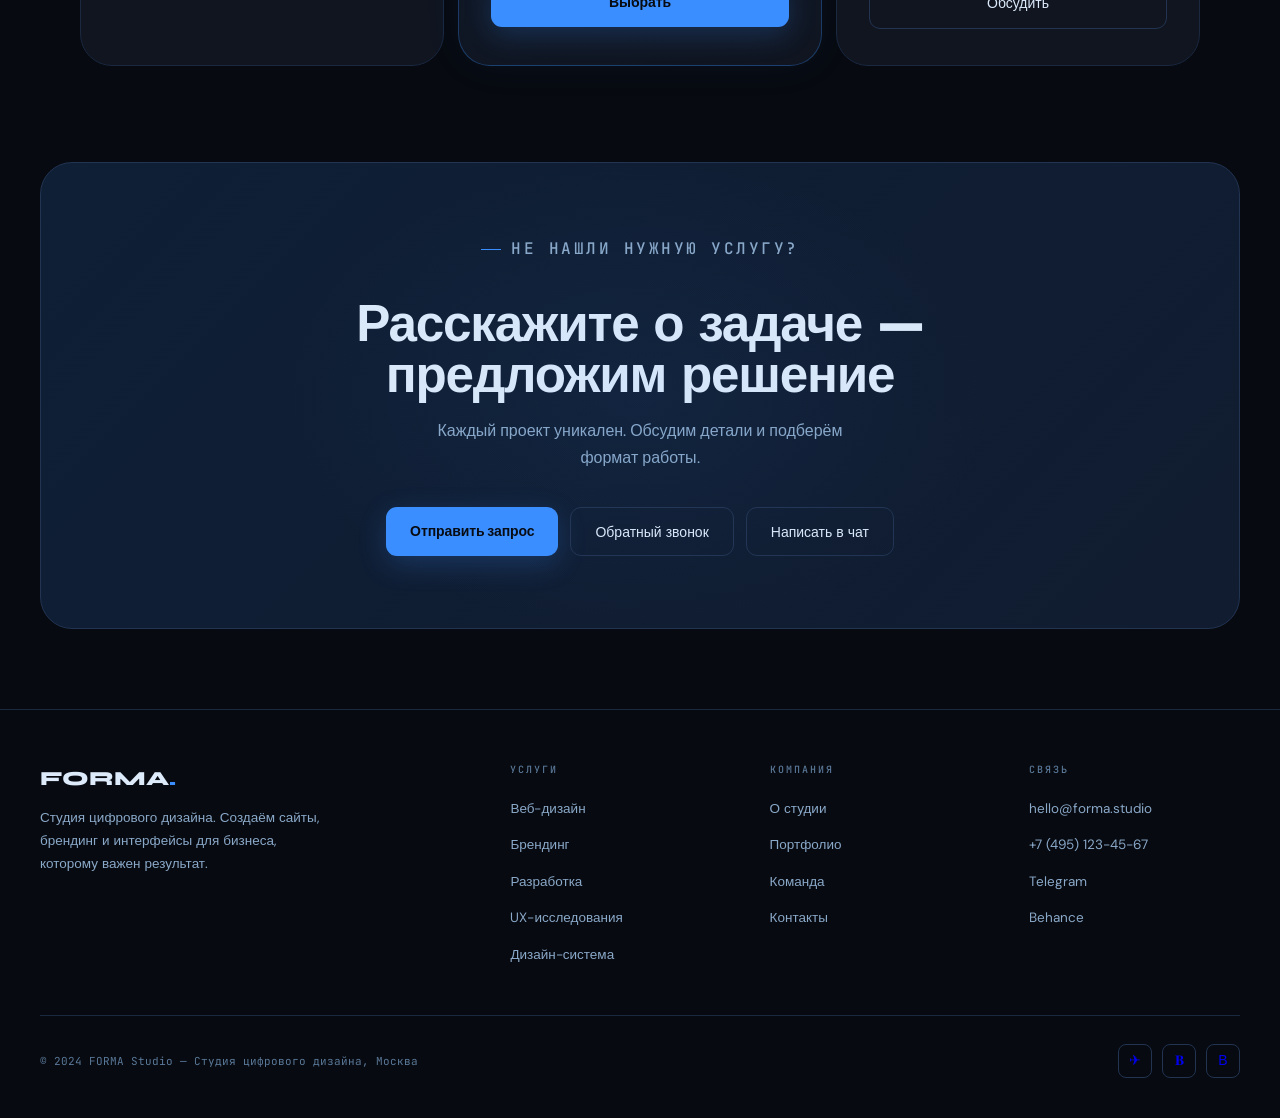
<file: services.html>
<!doctype html>
<html lang="ru">
<head>
  <meta charset="utf-8"/>
  <meta name="viewport" content="width=device-width, initial-scale=1"/>
  <title>Услуги — FORMA Studio</title>
  <script>(function(){const t=localStorage.getItem('forma-theme')||'dark';document.documentElement.setAttribute('data-theme',t);})();</script>
  <link rel="stylesheet" href="style.css?v=mobile-20260613"/>
  <script defer src="callback.js?v=callback-20260603"></script>
  <!-- RobotMIA Widget -->
  <script src="https://chat-dev.robotmia.ru/api/widget/MQiQ25DmGupqwDUXgnCmZfrjXvUffhLv"></script>
</head>
<body>

<!-- ── НАВИГАЦИЯ ── -->
<nav class="nav">
  <a href="index.html" class="nav-logo">FORMA<span>.</span></a>
  <ul class="nav-links">
    <li><a href="index.html">Главная</a></li>
    <li><a href="portfolio.html">Портфолио</a></li>
    <li><a href="services.html" class="active">Услуги</a></li>
    <li><a href="about.html">О нас</a></li>
    <li><a href="contact.html">Контакты</a></li>
  </ul>
  <div class="nav-divider"></div>
  <span class="nav-widget-label">Чат</span>
  <span class="w-dot" id="navDot" style="margin-right:10px"></span>
  <button class="btn-nav" onclick="safeOpen('v1')" title="showChatWindow()">
    <svg width="14" height="14" viewBox="0 0 24 24" fill="none" stroke="currentColor" stroke-width="2" stroke-linecap="round" stroke-linejoin="round"><path d="M21 15a2 2 0 0 1-2 2H7l-4 4V5a2 2 0 0 1 2-2h14a2 2 0 0 1 2 2z"/></svg>
    Чат v1
  </button>
  <button class="btn-nav v2" onclick="safeOpen('v2')" style="margin-left:6px" title="showChatWindow1()">
    <svg width="14" height="14" viewBox="0 0 24 24" fill="none" stroke="currentColor" stroke-width="2" stroke-linecap="round" stroke-linejoin="round"><path d="M21 15a2 2 0 0 1-2 2H7l-4 4V5a2 2 0 0 1 2-2h14a2 2 0 0 1 2 2z"/></svg>
    Чат v2
  </button>
  <button type="button" class="btn-nav callback-nav" onclick="openCallbackWindow()" style="margin-left:6px" title="openCallbackWindow()">
    <svg width="14" height="14" viewBox="0 0 24 24" fill="none" stroke="currentColor" stroke-width="2" stroke-linecap="round" stroke-linejoin="round"><path d="M22 16.92v3a2 2 0 0 1-2.18 2 19.8 19.8 0 0 1-8.63-3.07 19.5 19.5 0 0 1-6-6A19.8 19.8 0 0 1 2.12 4.18 2 2 0 0 1 4.11 2h3a2 2 0 0 1 2 1.72c.12.9.32 1.77.59 2.61a2 2 0 0 1-.45 2.11L8 9.69a16 16 0 0 0 6.31 6.31l1.25-1.25a2 2 0 0 1 2.11-.45c.84.27 1.71.47 2.61.59A2 2 0 0 1 22 16.92z"/></svg>
    Обратный звонок
  </button>
  <button class="theme-toggle" id="themeToggle" title="Светлая тема">
    <svg width="15" height="15" viewBox="0 0 24 24" fill="none" stroke="currentColor" stroke-width="2" stroke-linecap="round" stroke-linejoin="round"><path d="M21 12.79A9 9 0 1 1 11.21 3 7 7 0 0 0 21 12.79z"/></svg>
  </button>
</nav>

<main>

  <div class="page-header">
    <p class="section-label">Что мы делаем</p>
    <h1>Услуги</h1>
    <p>Полный спектр услуг для создания цифровых продуктов — от концепции до запуска и поддержки.</p>
  </div>

  <!-- ── УСЛУГИ ДЕТАЛЬНО ── -->
  <section>
    <div style="display:flex; flex-direction:column; gap:28px;">

      <!-- Веб-дизайн -->
      <div style="background:var(--card); border:1px solid var(--border); border-radius:var(--r-xl); padding:48px; display:grid; grid-template-columns:1fr 1.4fr; gap:48px; align-items:start; transition:var(--t);" onmouseenter="this.style.borderColor='var(--border2)'" onmouseleave="this.style.borderColor='var(--border)'">
        <div>
          <div class="service-icon" style="font-size:28px; width:60px; height:60px; border-radius:16px; margin-bottom:24px">✦</div>
          <p class="section-label" style="margin-bottom:12px">01</p>
          <h2 style="font-size:36px; margin-bottom:16px">Веб-дизайн</h2>
          <p style="font-size:15px; color:var(--muted2); line-height:1.75; margin-bottom:24px">
            Создаём уникальные интерфейсы с акцентом на конверсию. Каждый экран — это решение бизнес-задачи, оформленное в красивый и понятный интерфейс.
          </p>
          <div style="display:flex; gap:8px; flex-wrap:wrap">
            <span class="tag">Figma</span>
            <span class="tag">Prototype</span>
            <span class="tag">UX/UI</span>
            <span class="tag">Адаптив</span>
          </div>
        </div>
        <div style="display:flex; flex-direction:column; gap:12px;">
          <div style="background:var(--card2); border:1px solid var(--border); border-radius:14px; padding:20px 22px;">
            <h4 style="font-family:var(--f-display); font-size:15px; font-weight:700; color:var(--text); margin-bottom:8px">Что входит</h4>
            <ul style="list-style:none; display:flex; flex-direction:column; gap:8px;">
              <li style="font-size:14px; color:var(--muted2); display:flex; gap:8px; align-items:flex-start"><span style="color:var(--accent); flex-shrink:0">✓</span>Анализ конкурентов и аудитории</li>
              <li style="font-size:14px; color:var(--muted2); display:flex; gap:8px; align-items:flex-start"><span style="color:var(--accent); flex-shrink:0">✓</span>Прототипирование (lo-fi и hi-fi)</li>
              <li style="font-size:14px; color:var(--muted2); display:flex; gap:8px; align-items:flex-start"><span style="color:var(--accent); flex-shrink:0">✓</span>Дизайн всех страниц сайта</li>
              <li style="font-size:14px; color:var(--muted2); display:flex; gap:8px; align-items:flex-start"><span style="color:var(--accent); flex-shrink:0">✓</span>Адаптивные версии (desktop/tablet/mobile)</li>
              <li style="font-size:14px; color:var(--muted2); display:flex; gap:8px; align-items:flex-start"><span style="color:var(--accent); flex-shrink:0">✓</span>Передача макетов разработчикам</li>
            </ul>
          </div>
          <div style="background:var(--card2); border:1px solid var(--border); border-radius:14px; padding:20px 22px; display:flex; align-items:center; justify-content:space-between; gap:12px;">
            <div>
              <div style="font-family:var(--f-mono); font-size:10px; color:var(--muted); text-transform:uppercase; letter-spacing:2px; margin-bottom:4px">Стоимость от</div>
              <div style="font-family:var(--f-display); font-size:28px; font-weight:800; color:var(--text); letter-spacing:-0.8px">120 000 ₽</div>
            </div>
            <a href="contact.html" class="btn-primary" style="white-space:nowrap">Заказать</a>
          </div>
        </div>
      </div>

      <!-- Брендинг -->
      <div style="background:var(--card); border:1px solid var(--border); border-radius:var(--r-xl); padding:48px; display:grid; grid-template-columns:1fr 1.4fr; gap:48px; align-items:start; transition:var(--t);" onmouseenter="this.style.borderColor='var(--border2)'" onmouseleave="this.style.borderColor='var(--border)'">
        <div>
          <div class="service-icon" style="font-size:28px; width:60px; height:60px; border-radius:16px; margin-bottom:24px; background:rgba(255,94,58,.1); border-color:rgba(255,94,58,.2)">◈</div>
          <p class="section-label" style="margin-bottom:12px; color:var(--accent2)">02</p>
          <h2 style="font-size:36px; margin-bottom:16px">Брендинг</h2>
          <p style="font-size:15px; color:var(--muted2); line-height:1.75; margin-bottom:24px">
            Разрабатываем фирменный стиль, который работает: запоминается, выделяет и доносит ценности бренда в каждой точке контакта.
          </p>
          <div style="display:flex; gap:8px; flex-wrap:wrap">
            <span class="tag">Логотип</span>
            <span class="tag">Гайдлайн</span>
            <span class="tag">Носители</span>
            <span class="tag">Фирстиль</span>
          </div>
        </div>
        <div style="display:flex; flex-direction:column; gap:12px;">
          <div style="background:var(--card2); border:1px solid var(--border); border-radius:14px; padding:20px 22px;">
            <h4 style="font-family:var(--f-display); font-size:15px; font-weight:700; color:var(--text); margin-bottom:8px">Что входит</h4>
            <ul style="list-style:none; display:flex; flex-direction:column; gap:8px;">
              <li style="font-size:14px; color:var(--muted2); display:flex; gap:8px; align-items:flex-start"><span style="color:var(--accent); flex-shrink:0">✓</span>Стратегия позиционирования</li>
              <li style="font-size:14px; color:var(--muted2); display:flex; gap:8px; align-items:flex-start"><span style="color:var(--accent); flex-shrink:0">✓</span>Разработка логотипа (3 концепции)</li>
              <li style="font-size:14px; color:var(--muted2); display:flex; gap:8px; align-items:flex-start"><span style="color:var(--accent); flex-shrink:0">✓</span>Цветовая и типографская система</li>
              <li style="font-size:14px; color:var(--muted2); display:flex; gap:8px; align-items:flex-start"><span style="color:var(--accent); flex-shrink:0">✓</span>Гайдлайн бренда (50+ страниц)</li>
              <li style="font-size:14px; color:var(--muted2); display:flex; gap:8px; align-items:flex-start"><span style="color:var(--accent); flex-shrink:0">✓</span>Дизайн носителей (визитки, бланки и пр.)</li>
            </ul>
          </div>
          <div style="background:var(--card2); border:1px solid var(--border); border-radius:14px; padding:20px 22px; display:flex; align-items:center; justify-content:space-between; gap:12px;">
            <div>
              <div style="font-family:var(--f-mono); font-size:10px; color:var(--muted); text-transform:uppercase; letter-spacing:2px; margin-bottom:4px">Стоимость от</div>
              <div style="font-family:var(--f-display); font-size:28px; font-weight:800; color:var(--text); letter-spacing:-0.8px">80 000 ₽</div>
            </div>
            <a href="contact.html" class="btn-primary" style="white-space:nowrap">Заказать</a>
          </div>
        </div>
      </div>

      <!-- Разработка -->
      <div style="background:var(--card); border:1px solid var(--border); border-radius:var(--r-xl); padding:48px; display:grid; grid-template-columns:1fr 1.4fr; gap:48px; align-items:start; transition:var(--t);" onmouseenter="this.style.borderColor='var(--border2)'" onmouseleave="this.style.borderColor='var(--border)'">
        <div>
          <div class="service-icon" style="font-size:22px; width:60px; height:60px; border-radius:16px; margin-bottom:24px; background:rgba(240,195,48,.08); border-color:rgba(240,195,48,.2)">⟨/⟩</div>
          <p class="section-label" style="margin-bottom:12px; color:var(--accent3)">03</p>
          <h2 style="font-size:36px; margin-bottom:16px">Разработка</h2>
          <p style="font-size:15px; color:var(--muted2); line-height:1.75; margin-bottom:24px">
            Вёрстка и фронтенд-разработка любой сложности. Пишем чистый, семантичный код с отличными показателями производительности.
          </p>
          <div style="display:flex; gap:8px; flex-wrap:wrap">
            <span class="tag">React</span>
            <span class="tag">Next.js</span>
            <span class="tag">Vue</span>
            <span class="tag">TypeScript</span>
          </div>
        </div>
        <div style="display:flex; flex-direction:column; gap:12px;">
          <div style="background:var(--card2); border:1px solid var(--border); border-radius:14px; padding:20px 22px;">
            <h4 style="font-family:var(--f-display); font-size:15px; font-weight:700; color:var(--text); margin-bottom:8px">Что входит</h4>
            <ul style="list-style:none; display:flex; flex-direction:column; gap:8px;">
              <li style="font-size:14px; color:var(--muted2); display:flex; gap:8px; align-items:flex-start"><span style="color:var(--accent); flex-shrink:0">✓</span>Семантическая HTML-вёрстка</li>
              <li style="font-size:14px; color:var(--muted2); display:flex; gap:8px; align-items:flex-start"><span style="color:var(--accent); flex-shrink:0">✓</span>Pixel-perfect реализация макета</li>
              <li style="font-size:14px; color:var(--muted2); display:flex; gap:8px; align-items:flex-start"><span style="color:var(--accent); flex-shrink:0">✓</span>Оптимизация Core Web Vitals</li>
              <li style="font-size:14px; color:var(--muted2); display:flex; gap:8px; align-items:flex-start"><span style="color:var(--accent); flex-shrink:0">✓</span>SEO-оптимизация</li>
              <li style="font-size:14px; color:var(--muted2); display:flex; gap:8px; align-items:flex-start"><span style="color:var(--accent); flex-shrink:0">✓</span>Деплой и настройка хостинга</li>
            </ul>
          </div>
          <div style="background:var(--card2); border:1px solid var(--border); border-radius:14px; padding:20px 22px; display:flex; align-items:center; justify-content:space-between; gap:12px;">
            <div>
              <div style="font-family:var(--f-mono); font-size:10px; color:var(--muted); text-transform:uppercase; letter-spacing:2px; margin-bottom:4px">Стоимость от</div>
              <div style="font-family:var(--f-display); font-size:28px; font-weight:800; color:var(--text); letter-spacing:-0.8px">150 000 ₽</div>
            </div>
            <a href="contact.html" class="btn-primary" style="white-space:nowrap">Заказать</a>
          </div>
        </div>
      </div>

    </div>
  </section>

  <div class="divider"></div>

  <!-- ── ПРОЦЕСС ── -->
  <section>
    <p class="section-label">Как мы работаем</p>
    <h2>Наш процесс</h2>
    <div class="process-list">
      <div class="process-item">
        <div class="process-num">Шаг 01</div>
        <h3>Брифинг</h3>
        <p>Знакомимся с задачей, изучаем аудиторию и конкурентов, формулируем цели и метрики успеха.</p>
      </div>
      <div class="process-item">
        <div class="process-num">Шаг 02</div>
        <h3>Концепция</h3>
        <p>Предлагаем несколько концептуальных направлений. Вы выбираете то, что резонирует с ценностями бренда.</p>
      </div>
      <div class="process-item">
        <div class="process-num">Шаг 03</div>
        <h3>Дизайн</h3>
        <p>Разрабатываем полноценные макеты, интегрируем обратную связь, доводим до финального результата.</p>
      </div>
      <div class="process-item">
        <div class="process-num">Шаг 04</div>
        <h3>Запуск</h3>
        <p>Передаём готовый продукт, проводим обучение команды. Остаёмся на связи для поддержки и итераций.</p>
      </div>
    </div>
  </section>

  <div class="divider"></div>

  <!-- ── ТАРИФЫ ── -->
  <section>
    <p class="section-label">Стоимость</p>
    <h2>Тарифы</h2>
    <div class="pricing-grid">
      <div class="pricing-card">
        <div class="plan-name">Старт</div>
        <div class="plan-price">от 90<span>тыс ₽</span></div>
        <div class="plan-sub">Для малого бизнеса и стартапов</div>
        <ul class="plan-features">
          <li>Дизайн до 5 страниц</li>
          <li>Адаптивные версии</li>
          <li>1 раунд правок</li>
          <li>Передача в Figma</li>
          <li>Срок: 2–3 недели</li>
        </ul>
        <a href="contact.html" class="btn-secondary" style="display:flex; justify-content:center">Выбрать</a>
      </div>
      <div class="pricing-card featured">
        <div class="plan-name">Бизнес</div>
        <div class="plan-price">от 250<span>тыс ₽</span></div>
        <div class="plan-sub">Для среднего и крупного бизнеса</div>
        <ul class="plan-features">
          <li>Дизайн до 15 страниц</li>
          <li>UX-исследование</li>
          <li>3 раунда правок</li>
          <li>Компонентная библиотека</li>
          <li>Дизайн-система в Figma</li>
          <li>Срок: 4–6 недель</li>
        </ul>
        <a href="contact.html" class="btn-primary" style="display:flex; justify-content:center">Выбрать</a>
      </div>
      <div class="pricing-card">
        <div class="plan-name">Энтерпрайз</div>
        <div class="plan-price">по запросу</div>
        <div class="plan-sub">Для крупных продуктов и платформ</div>
        <ul class="plan-features">
          <li>Неограниченное число страниц</li>
          <li>Стратегическая сессия</li>
          <li>Полная UX-методология</li>
          <li>Разработка под ключ</li>
          <li>Выделенная команда</li>
          <li>Поддержка 6 месяцев</li>
        </ul>
        <a href="contact.html" class="btn-secondary" style="display:flex; justify-content:center">Обсудить</a>
      </div>
    </div>
  </section>

</main>

<!-- ── CTA ── -->
<div class="cta-section">
  <p class="section-label" style="justify-content:center">Не нашли нужную услугу?</p>
  <h2>Расскажите о задаче —<br>предложим решение</h2>
  <p>Каждый проект уникален. Обсудим детали и подберём формат работы.</p>
  <div class="cta-btns">
    <a href="contact.html" class="btn-primary">Отправить запрос</a>
    <button type="button" class="btn-secondary" onclick="openCallbackWindow()">Обратный звонок</button>
    <button class="btn-secondary" onclick="safeOpen('v1')">Написать в чат</button>
  </div>
</div>

<!-- ── FOOTER ── -->
<footer>
  <div class="footer-top">
    <div class="footer-brand">
      <a href="index.html" class="footer-logo">FORMA<span>.</span></a>
      <p>Студия цифрового дизайна. Создаём сайты, брендинг и интерфейсы для бизнеса, которому важен результат.</p>
    </div>
    <div class="footer-col">
      <h4>Услуги</h4>
      <ul>
        <li><a href="services.html">Веб-дизайн</a></li>
        <li><a href="services.html">Брендинг</a></li>
        <li><a href="services.html">Разработка</a></li>
        <li><a href="services.html">UX-исследования</a></li>
        <li><a href="services.html">Дизайн-система</a></li>
      </ul>
    </div>
    <div class="footer-col">
      <h4>Компания</h4>
      <ul>
        <li><a href="about.html">О студии</a></li>
        <li><a href="portfolio.html">Портфолио</a></li>
        <li><a href="about.html#team">Команда</a></li>
        <li><a href="contact.html">Контакты</a></li>
      </ul>
    </div>
    <div class="footer-col">
      <h4>Связь</h4>
      <ul>
        <li><a href="mailto:hello@forma.studio">hello@forma.studio</a></li>
        <li><a href="tel:+74951234567">+7 (495) 123-45-67</a></li>
        <li><a href="#">Telegram</a></li>
        <li><a href="#">Behance</a></li>
      </ul>
    </div>
  </div>
  <div class="footer-bottom">
    <p>© 2024 FORMA Studio — Студия цифрового дизайна, Москва</p>
    <div class="footer-social">
      <a href="#" title="Telegram">✈</a>
      <a href="#" title="Behance">𝐁</a>
      <a href="#" title="VC.ru">В</a>
    </div>
  </div>
</footer>

<script>
  function hasWidget() { return !!(window.RobotMia && typeof window.RobotMia.showChatWindow === 'function'); }
  function updateDot() {
    const dot = document.getElementById('navDot');
    if (!dot) return;
    dot.classList.toggle('ok', hasWidget());
    dot.classList.toggle('err', !hasWidget());
  }
  function safeOpen(variant) {
    if (!hasWidget()) { alert('Виджет RobotMia пока не загружен.'); return; }
    variant === 'v2' ? window.RobotMia.showChatWindow1() : window.RobotMia.showChatWindow();
  }
  updateDot(); setTimeout(updateDot, 2000);

  // ── Theme toggle ──
  const SUN_SVG = '<svg width="15" height="15" viewBox="0 0 24 24" fill="none" stroke="currentColor" stroke-width="2" stroke-linecap="round" stroke-linejoin="round"><circle cx="12" cy="12" r="5"/><line x1="12" y1="1" x2="12" y2="3"/><line x1="12" y1="21" x2="12" y2="23"/><line x1="4.22" y1="4.22" x2="5.64" y2="5.64"/><line x1="18.36" y1="18.36" x2="19.78" y2="19.78"/><line x1="1" y1="12" x2="3" y2="12"/><line x1="21" y1="12" x2="23" y2="12"/><line x1="4.22" y1="19.78" x2="5.64" y2="18.36"/><line x1="18.36" y1="5.64" x2="19.78" y2="4.22"/></svg>';
  const MOON_SVG = '<svg width="15" height="15" viewBox="0 0 24 24" fill="none" stroke="currentColor" stroke-width="2" stroke-linecap="round" stroke-linejoin="round"><path d="M21 12.79A9 9 0 1 1 11.21 3 7 7 0 0 0 21 12.79z"/></svg>';
  function applyTheme(theme) {
    document.documentElement.setAttribute('data-theme', theme);
    localStorage.setItem('forma-theme', theme);
    const btn = document.getElementById('themeToggle');
    if (!btn) return;
    btn.innerHTML = theme === 'dark' ? MOON_SVG : SUN_SVG;
    btn.title = theme === 'dark' ? 'Светлая тема' : 'Тёмная тема';
  }
  applyTheme(localStorage.getItem('forma-theme') || 'dark');
  document.getElementById('themeToggle').addEventListener('click', () => {
    applyTheme((document.documentElement.getAttribute('data-theme') || 'dark') === 'dark' ? 'light' : 'dark');
  });
</script>

</body>
</html>
</file>
<file: style.css>
@import url('https://fonts.googleapis.com/css2?family=Syne:wght@400;500;600;700;800&family=DM+Sans:ital,opsz,wght@0,9..40,300;0,9..40,400;0,9..40,500;0,9..40,600;1,9..40,400&family=JetBrains+Mono:wght@300;400;500&display=swap');

:root {
  --black:       #070a10;
  --dark:        #0c1018;
  --card:        #101520;
  --card2:       #131b28;
  --border:      #1a2840;
  --border2:     #223452;
  --text:        #dceafa;
  --muted:       #5a7898;
  --muted2:      #8aa8c8;
  --accent:      #3b8eff;
  --accent-dim:  rgba(59,142,255,.1);
  --accent2:     #ff5e3a;
  --accent2-dim: rgba(255,94,58,.1);
  --accent3:     #f0c330;
  --shadow-sm:   0 4px 16px rgba(0,0,0,.35);
  --shadow-md:   0 8px 32px rgba(0,0,0,.45);
  --shadow-lg:   0 20px 60px rgba(0,0,0,.55);
  --r-sm: 10px;
  --r:    16px;
  --r-lg: 22px;
  --r-xl: 32px;
  --f-display: 'Syne', sans-serif;
  --f-body:    'DM Sans', sans-serif;
  --f-mono:    'JetBrains Mono', monospace;
  --nav-h:     70px;
  --ease:      cubic-bezier(.4,0,.2,1);
  --t:         all .2s var(--ease);
}

*, *::before, *::after { box-sizing: border-box; margin: 0; padding: 0; }
html {
  width: 100%;
  max-width: 100%;
  overflow-x: hidden;
  scroll-behavior: smooth;
}

body {
  font-family: var(--f-body);
  background: var(--black);
  color: var(--text);
  width: 100%;
  max-width: 100%;
  min-height: 100vh;
  line-height: 1.65;
  overflow-x: hidden;
}

img, svg, video, canvas {
  max-width: 100%;
}

body::before {
  content: '';
  position: fixed; inset: 0;
  background:
    radial-gradient(ellipse 1400px 700px at 10% -5%, rgba(28,72,220,.14), transparent 55%),
    radial-gradient(ellipse 900px 600px at 90% 10%, rgba(59,142,255,.08), transparent 55%),
    radial-gradient(ellipse 600px 600px at 50% 110%, rgba(15,25,50,.8), transparent 60%);
  pointer-events: none;
  z-index: 0;
}

/* ───── NAV ───── */
.nav {
  position: fixed; top: 0; left: 0; right: 0;
  width: 100%;
  max-width: 100%;
  height: var(--nav-h);
  z-index: 1000;
  display: flex; align-items: center;
  padding: 0 40px;
  background: rgba(7, 10, 16, .88);
  border-bottom: 1px solid var(--border);
  backdrop-filter: blur(20px) saturate(1.3);
  gap: 0;
  overflow: hidden;
}

.nav-logo {
  font-family: var(--f-display);
  font-size: 20px; font-weight: 800;
  color: var(--text);
  text-decoration: none;
  letter-spacing: -.3px;
  flex-shrink: 0;
}
.nav-logo span { color: var(--accent); }

.nav-links {
  display: flex; align-items: center; gap: 2px;
  margin-left: 36px;
  list-style: none;
  flex: 1;
}
.nav-links a {
  color: var(--muted2);
  text-decoration: none;
  font-size: 14px; font-weight: 500;
  padding: 6px 13px;
  border-radius: 8px;
  transition: var(--t);
  white-space: nowrap;
}
.nav-links a:hover, .nav-links a.active {
  color: var(--text);
  background: rgba(255,255,255,.06);
}

.nav-divider {
  width: 1px; height: 28px;
  background: var(--border2);
  margin: 0 12px;
  flex-shrink: 0;
}

.nav-widget-label {
  font-family: var(--f-mono);
  font-size: 10px;
  color: var(--muted);
  text-transform: uppercase;
  letter-spacing: 1.5px;
  flex-shrink: 0;
  margin-right: 8px;
}

.w-dot {
  width: 8px; height: 8px; border-radius: 50%;
  background: rgba(255,176,32,.9);
  box-shadow: 0 0 0 3px rgba(255,176,32,.15);
  flex-shrink: 0;
  transition: var(--t);
}
.w-dot.ok  { background: var(--accent);  box-shadow: 0 0 0 3px rgba(59,142,255,.2); }
.w-dot.err { background: #ff4d4d;        box-shadow: 0 0 0 3px rgba(255,77,77,.2); }

.btn-nav {
  display: flex; align-items: center; gap: 7px;
  padding: 7px 13px;
  border-radius: 9px;
  border: 1px solid var(--border2);
  background: transparent;
  color: var(--muted2);
  font-family: var(--f-body);
  font-size: 12.5px; font-weight: 600;
  cursor: pointer;
  transition: var(--t);
  white-space: nowrap;
  text-decoration: none;
}
.btn-nav:hover {
  border-color: var(--accent);
  color: var(--accent);
  background: var(--accent-dim);
  transform: translateY(-1px);
}
.btn-nav.v2:hover {
  border-color: var(--accent2);
  color: var(--accent2);
  background: var(--accent2-dim);
}
.btn-nav svg { flex-shrink: 0; }

/* ───── MAIN ───── */
main { position: relative; z-index: 1; padding-top: var(--nav-h); }
main,
section,
footer {
  min-width: 0;
  max-width: 100%;
}

/* ───── HERO ───── */
.hero {
  min-height: calc(100vh - var(--nav-h));
  display: flex; flex-direction: column;
  justify-content: center;
  padding: 80px 40px 60px;
  max-width: 1400px; margin: 0 auto;
  position: relative;
}

.hero-eyebrow {
  font-family: var(--f-mono);
  font-size: 11px; color: var(--accent);
  letter-spacing: 2.5px; text-transform: uppercase;
  margin-bottom: 28px;
  display: flex; align-items: center; gap: 12px;
  animation: fadeUp .6s var(--ease) both;
}
.hero-eyebrow::before {
  content: ''; width: 36px; height: 1px;
  background: var(--accent); flex-shrink: 0;
}

.hero h1 {
  font-family: var(--f-display);
  font-size: clamp(52px, 8vw, 100px);
  font-weight: 800;
  line-height: .93; letter-spacing: -2.5px;
  color: var(--text); max-width: 840px;
  margin-bottom: 28px;
  animation: fadeUp .6s var(--ease) .1s both;
}
.hero h1 em { font-style: normal; color: var(--accent); }

.hero-sub {
  font-size: 17px; color: var(--muted2);
  max-width: 480px; line-height: 1.7;
  margin-bottom: 48px;
  animation: fadeUp .6s var(--ease) .2s both;
}

.hero-ctas {
  display: flex; align-items: center; gap: 12px; flex-wrap: wrap;
  animation: fadeUp .6s var(--ease) .3s both;
}

.hero-stats {
  display: flex; gap: 52px; flex-wrap: wrap;
  margin-top: 80px; padding-top: 40px;
  border-top: 1px solid var(--border);
  animation: fadeUp .6s var(--ease) .4s both;
}
.stat { display: flex; flex-direction: column; gap: 4px; }
.stat-num {
  font-family: var(--f-display);
  font-size: 42px; font-weight: 800;
  line-height: 1; letter-spacing: -1.5px;
  color: var(--text);
}
.stat-num span { color: var(--accent); }
.stat-label { font-size: 13px; color: var(--muted); font-weight: 400; }

.hero-grid-deco {
  position: absolute; right: -40px; top: 50%;
  transform: translateY(-50%);
  width: 480px; height: 480px;
  opacity: .04;
  background-image:
    linear-gradient(var(--border2) 1px, transparent 1px),
    linear-gradient(90deg, var(--border2) 1px, transparent 1px);
  background-size: 40px 40px;
  border-radius: 50%;
  pointer-events: none;
}

/* ───── BUTTONS ───── */
.btn-primary {
  display: inline-flex; align-items: center; gap: 8px;
  padding: 13px 24px;
  background: var(--accent);
  color: var(--black);
  border: none; border-radius: 11px;
  font-family: var(--f-body); font-size: 14px; font-weight: 700;
  cursor: pointer; text-decoration: none;
  transition: var(--t);
  box-shadow: 0 8px 28px rgba(59,142,255,.22);
  letter-spacing: -.1px;
}
.btn-primary:hover {
  background: #6aa8ff;
  transform: translateY(-2px);
  box-shadow: 0 14px 36px rgba(59,142,255,.32);
}

.btn-secondary {
  display: inline-flex; align-items: center; gap: 8px;
  padding: 13px 24px;
  background: transparent; color: var(--text);
  border: 1px solid var(--border2);
  border-radius: 11px;
  font-family: var(--f-body); font-size: 14px; font-weight: 500;
  cursor: pointer; text-decoration: none;
  transition: var(--t);
}
.btn-secondary:hover {
  border-color: rgba(255,255,255,.25);
  background: rgba(255,255,255,.05);
  transform: translateY(-1px);
}

/* Callback modal */
body.callback-lock { overflow: hidden; }

.callback-modal {
  position: fixed;
  inset: 0;
  z-index: 3000;
  display: flex;
  align-items: center;
  justify-content: center;
  padding: 24px;
  opacity: 0;
  pointer-events: none;
  transition: opacity .2s var(--ease);
}
.callback-modal.is-open {
  opacity: 1;
  pointer-events: auto;
}
.callback-backdrop {
  position: absolute;
  inset: 0;
  background: rgba(3, 6, 12, .72);
  backdrop-filter: blur(12px);
}
.callback-dialog {
  position: relative;
  width: min(100%, 420px);
  padding: 30px;
  border: 1px solid var(--border2);
  border-radius: 16px;
  background: linear-gradient(180deg, var(--card2), var(--card));
  box-shadow: var(--shadow-lg);
  transform: translateY(14px) scale(.98);
  transition: transform .2s var(--ease);
}
.callback-modal.is-open .callback-dialog { transform: translateY(0) scale(1); }
.callback-close {
  position: absolute;
  top: 14px;
  right: 14px;
  display: inline-flex;
  align-items: center;
  justify-content: center;
  width: 34px;
  height: 34px;
  border: 1px solid var(--border2);
  border-radius: 9px;
  background: transparent;
  color: var(--muted2);
  cursor: pointer;
  transition: var(--t);
}
.callback-close:hover {
  color: var(--text);
  background: rgba(255,255,255,.07);
}
.callback-label {
  font-family: var(--f-mono);
  font-size: 10px;
  color: var(--accent);
  letter-spacing: 1.8px;
  text-transform: uppercase;
  margin-bottom: 10px;
}
.callback-dialog h3 {
  font-family: var(--f-display);
  font-size: 28px;
  line-height: 1.1;
  color: var(--text);
  margin-bottom: 12px;
}
.callback-text {
  color: var(--muted2);
  font-size: 14px;
  line-height: 1.65;
  margin-bottom: 24px;
}
.callback-form {
  display: flex;
  flex-direction: column;
  gap: 9px;
}
.callback-form label {
  font-family: var(--f-mono);
  font-size: 11px;
  color: var(--muted);
  letter-spacing: 1px;
  text-transform: uppercase;
}
.callback-form input {
  width: 100%;
  min-height: 48px;
}
.callback-error {
  min-height: 18px;
  color: #ff7a7a;
  font-size: 13px;
  line-height: 1.35;
}
.callback-submit {
  width: 100%;
  justify-content: center;
  margin-top: 2px;
}
.callback-success {
  text-align: center;
  padding-top: 6px;
}
.callback-success-icon {
  display: inline-flex;
  align-items: center;
  justify-content: center;
  width: 48px;
  height: 48px;
  margin-bottom: 16px;
  border-radius: 50%;
  background: var(--accent-dim);
  color: var(--accent);
  font-size: 26px;
  font-weight: 800;
}
.callback-success p {
  color: var(--muted2);
  margin: 0 0 22px;
}

/* ───── SECTIONS ───── */
section {
  padding: 96px 40px;
  max-width: 1200px; margin: 0 auto;
}

.section-label {
  font-family: var(--f-mono);
  font-size: 10.5px; font-weight: 500;
  color: var(--accent); text-transform: uppercase;
  letter-spacing: 2.5px;
  display: flex; align-items: center; gap: 10px;
  margin-bottom: 20px;
}
.section-label::before {
  content: ''; width: 20px; height: 1px;
  background: var(--accent); flex-shrink: 0;
}

h2 {
  font-family: var(--f-display);
  font-size: clamp(32px, 4vw, 52px);
  font-weight: 800; letter-spacing: -1.2px;
  color: var(--text); line-height: 1.0;
}

/* ───── SERVICE CARDS ───── */
.services-grid {
  display: grid;
  grid-template-columns: repeat(auto-fit, minmax(min(100%, 290px), 1fr));
  gap: 14px; margin-top: 52px;
}

.service-card {
  background: var(--card);
  border: 1px solid var(--border);
  border-radius: var(--r-lg);
  padding: 34px 30px;
  transition: var(--t);
  position: relative; overflow: hidden;
}
.service-card::after {
  content: '';
  position: absolute; inset: 0;
  background: linear-gradient(135deg, var(--accent-dim), transparent 55%);
  opacity: 0; transition: opacity .3s var(--ease);
}
.service-card:hover {
  border-color: rgba(59,142,255,.3);
  transform: translateY(-4px);
  box-shadow: 0 16px 48px rgba(59,142,255,.07);
}
.service-card:hover::after { opacity: 1; }

.service-icon {
  width: 50px; height: 50px; border-radius: 13px;
  background: var(--accent-dim);
  border: 1px solid rgba(59,142,255,.15);
  display: flex; align-items: center; justify-content: center;
  font-size: 22px; margin-bottom: 22px;
  position: relative; z-index: 1;
}
.service-card h3 {
  font-family: var(--f-display);
  font-size: 19px; font-weight: 700;
  color: var(--text); margin-bottom: 10px;
  letter-spacing: -.3px; position: relative; z-index: 1;
}
.service-card p {
  font-size: 13.5px; color: var(--muted2);
  line-height: 1.6; position: relative; z-index: 1;
}
.service-num {
  position: absolute; top: 24px; right: 24px;
  font-family: var(--f-mono); font-size: 11px; color: var(--border2);
  font-weight: 500; z-index: 1;
}

/* ───── PORTFOLIO ───── */
.portfolio-grid {
  display: grid;
  grid-template-columns: repeat(12, 1fr);
  gap: 14px; margin-top: 52px;
}

.p-item {
  position: relative;
  border-radius: var(--r-lg);
  overflow: hidden;
  background: var(--card2);
  border: 1px solid var(--border);
  cursor: pointer;
  transition: var(--t);
}
.p-item:hover {
  border-color: var(--border2);
  transform: translateY(-4px);
  box-shadow: var(--shadow-lg);
}
.p-item:hover .p-overlay { opacity: 1; }
.p-item:hover .p-thumb-inner { transform: scale(1.04); }

.p-item.lg  { grid-column: span 7; }
.p-item.md  { grid-column: span 5; }
.p-item.sm  { grid-column: span 4; }
.p-item.full{ grid-column: span 12; }

.p-thumb {
  overflow: hidden;
  aspect-ratio: 4/3;
}
.p-item.lg .p-thumb  { aspect-ratio: 16/9; }
.p-item.full .p-thumb { aspect-ratio: 21/8; }

.p-thumb-inner {
  width: 100%; height: 100%;
  display: flex; align-items: center; justify-content: center;
  font-size: 56px;
  transition: transform .45s cubic-bezier(.4,0,.2,1);
}

.p-overlay {
  position: absolute; inset: 0;
  background: linear-gradient(to top, rgba(7,10,16,.94) 40%, transparent 100%);
  opacity: 0; transition: opacity .3s ease;
  display: flex; flex-direction: column;
  justify-content: flex-end; padding: 24px;
}
.p-tag {
  font-family: var(--f-mono); font-size: 9.5px;
  color: var(--accent); text-transform: uppercase;
  letter-spacing: 2px; margin-bottom: 5px;
}
.p-name {
  font-family: var(--f-display);
  font-size: 22px; font-weight: 700;
  color: var(--text); letter-spacing: -.4px;
}

.p-bottom {
  padding: 18px 22px;
  border-top: 1px solid var(--border);
  display: flex; align-items: center; justify-content: space-between;
}
.p-bottom h3 {
  font-family: var(--f-display);
  font-size: 15px; font-weight: 700;
  color: var(--text); letter-spacing: -.2px;
}
.p-bottom span {
  font-family: var(--f-mono); font-size: 10px;
  color: var(--muted); text-transform: uppercase; letter-spacing: 1.5px;
}

/* ───── TEAM ───── */
.team-grid {
  display: grid;
  grid-template-columns: repeat(auto-fit, minmax(min(100%, 220px), 1fr));
  gap: 16px; margin-top: 52px;
}

.team-card {
  background: var(--card);
  border: 1px solid var(--border);
  border-radius: var(--r-lg);
  overflow: hidden; transition: var(--t);
}
.team-card:hover {
  border-color: var(--border2);
  transform: translateY(-4px);
  box-shadow: var(--shadow-md);
}
.team-avatar {
  width: 100%; aspect-ratio: 1;
  display: flex; align-items: center; justify-content: center;
  font-size: 64px;
}
.team-info { padding: 18px 20px 20px; }
.team-info h3 {
  font-family: var(--f-display);
  font-size: 16px; font-weight: 700;
  color: var(--text); margin-bottom: 4px;
}
.team-info .role { font-size: 12px; color: var(--accent); font-weight: 500; margin-bottom: 10px; }
.team-info p { font-size: 13px; color: var(--muted2); line-height: 1.55; }

/* ───── PROCESS ───── */
.process-list {
  display: grid;
  grid-template-columns: repeat(auto-fit, minmax(240px, 1fr));
  gap: 14px; margin-top: 52px;
}

.process-item {
  background: var(--card);
  border: 1px solid var(--border);
  border-radius: var(--r-lg);
  padding: 32px 28px;
  position: relative; overflow: hidden;
}
.process-item::before {
  content: '';
  position: absolute; top: 0; left: 0; right: 0; height: 2px;
  background: linear-gradient(90deg, var(--accent), transparent);
}
.process-num {
  font-family: var(--f-mono);
  font-size: 11px; font-weight: 500;
  color: var(--accent); letter-spacing: 2px;
  text-transform: uppercase; margin-bottom: 14px;
}
.process-item h3 {
  font-family: var(--f-display);
  font-size: 18px; font-weight: 700;
  color: var(--text); margin-bottom: 10px;
  letter-spacing: -.3px;
}
.process-item p { font-size: 13.5px; color: var(--muted2); line-height: 1.6; }

/* ───── PRICING ───── */
.pricing-grid {
  display: grid;
  grid-template-columns: repeat(auto-fit, minmax(min(100%, 280px), 1fr));
  gap: 14px; margin-top: 52px;
}

.pricing-card {
  background: var(--card);
  border: 1px solid var(--border);
  border-radius: var(--r-xl);
  padding: 36px 32px;
  transition: var(--t);
  position: relative;
}
.pricing-card.featured {
  border-color: rgba(59,142,255,.3);
  background: linear-gradient(170deg, #0e1f36, var(--card));
  box-shadow: 0 0 40px rgba(59,142,255,.06);
}
.pricing-card.featured::before {
  content: 'Популярный';
  position: absolute; top: -12px; left: 50%;
  transform: translateX(-50%);
  background: var(--accent);
  color: var(--black);
  font-family: var(--f-mono);
  font-size: 10px; font-weight: 700;
  padding: 4px 14px; border-radius: 99px;
  letter-spacing: 1px; text-transform: uppercase;
}
.pricing-card:hover {
  transform: translateY(-4px);
  box-shadow: var(--shadow-md);
}
.plan-name {
  font-family: var(--f-mono); font-size: 11px;
  color: var(--muted); text-transform: uppercase;
  letter-spacing: 2px; margin-bottom: 16px;
}
.plan-price {
  font-family: var(--f-display);
  font-size: 44px; font-weight: 800;
  color: var(--text); letter-spacing: -1.5px;
  line-height: 1; margin-bottom: 6px;
}
.plan-price span { font-size: 20px; color: var(--muted2); font-weight: 500; }
.plan-sub { font-size: 13px; color: var(--muted); margin-bottom: 28px; }
.plan-features { list-style: none; display: flex; flex-direction: column; gap: 10px; margin-bottom: 28px; }
.plan-features li {
  display: flex; align-items: flex-start; gap: 10px;
  font-size: 14px; color: var(--muted2);
}
.plan-features li::before {
  content: '✓';
  color: var(--accent); font-weight: 700;
  flex-shrink: 0; margin-top: 1px;
}

/* ───── WIDGET PANEL ───── */
.widget-panel {
  background: rgba(9, 14, 24, .65);
  border: 1px dashed var(--border2);
  border-radius: var(--r);
  padding: 18px 22px;
  display: flex; align-items: center;
  justify-content: space-between; gap: 16px;
  flex-wrap: wrap;
}

.w-status-group { display: flex; align-items: center; gap: 11px; }
.w-status-text { font-size: 13px; color: var(--muted2); }
.w-status-text strong { color: var(--text); }

.w-recheck {
  display: flex; align-items: center; gap: 6px;
  padding: 7px 13px;
  border-radius: 9px;
  border: 1px solid var(--border2);
  background: transparent;
  color: var(--muted2);
  font-family: var(--f-body); font-size: 12px; font-weight: 500;
  cursor: pointer; transition: var(--t);
}
.w-recheck:hover { border-color: var(--border2); color: var(--text); background: rgba(255,255,255,.05); }

/* ───── TEST BUTTONS ───── */
.test-grid {
  display: grid;
  grid-template-columns: repeat(12, 1fr);
  gap: 10px; margin-top: 14px;
}

.test-btn {
  display: flex; align-items: center; justify-content: center; gap: 8px;
  padding: 12px 14px;
  border-radius: 11px;
  border: 1px solid var(--border2);
  background: linear-gradient(180deg, #13203a, #0f1929);
  color: var(--text);
  font-family: var(--f-body); font-weight: 600; font-size: 13px;
  cursor: pointer; transition: var(--t);
  box-shadow: 0 4px 16px rgba(0,0,0,.2);
  user-select: none; text-align: center;
}
.test-btn:hover {
  transform: translateY(-1px);
  border-color: #334e70;
  filter: brightness(1.08);
  box-shadow: 0 8px 24px rgba(0,0,0,.3);
}
.test-btn:active { transform: scale(.99); }

.test-btn.teal  { background: linear-gradient(180deg, #1a4a7a, #123871); border-color: #1e5491; }
.test-btn.teal:hover  { border-color: var(--accent); color: var(--accent); }
.test-btn.coral { background: linear-gradient(180deg, #5e2510, #4a1a08); border-color: #7a3015; }
.test-btn.coral:hover { border-color: var(--accent2); color: var(--accent2); }
.test-btn.red   { background: linear-gradient(180deg, #5a1820, #421018); border-color: #7a2030; }
.test-btn.red:hover   { border-color: #ff4d4d; color: #ff7a7a; }

.c6  { grid-column: span 6; }
.c4  { grid-column: span 4; }
.c3  { grid-column: span 3; }
.c12 { grid-column: span 12; }

/* ───── CONTACT FORM ───── */
.form-grid {
  display: grid; grid-template-columns: 1fr 1fr;
  gap: 14px; margin-top: 32px;
}
.form-group { display: flex; flex-direction: column; gap: 7px; }
.form-group.full { grid-column: span 2; }

label { font-size: 12.5px; font-weight: 500; color: var(--muted2); }

input, textarea, select {
  background: var(--card2);
  border: 1px solid var(--border2);
  border-radius: 10px;
  padding: 12px 16px;
  color: var(--text);
  font-family: var(--f-body); font-size: 14px;
  transition: var(--t); outline: none; width: 100%;
}
input::placeholder, textarea::placeholder { color: var(--muted); }
input:focus, textarea:focus, select:focus {
  border-color: var(--accent);
  box-shadow: 0 0 0 3px rgba(59,142,255,.1);
}
select option { background: var(--card2); }
textarea { resize: vertical; min-height: 130px; }

/* ───── PAGE HEADER ───── */
.page-header {
  padding: 80px 40px 64px;
  max-width: 1200px; margin: 0 auto;
  border-bottom: 1px solid var(--border);
}
.page-header h1 {
  font-family: var(--f-display);
  font-size: clamp(44px, 6vw, 76px);
  font-weight: 800; letter-spacing: -2px;
  line-height: .93; color: var(--text);
  margin-top: 12px;
}
.page-header p {
  font-size: 16px; color: var(--muted2);
  max-width: 520px; line-height: 1.7; margin-top: 16px;
}

/* ───── TAGS ───── */
.tag {
  display: inline-flex; align-items: center;
  padding: 4px 11px; border-radius: 99px;
  border: 1px solid var(--border2);
  font-family: var(--f-mono); font-size: 10.5px;
  color: var(--muted2); text-transform: uppercase; letter-spacing: 1px;
}
.tag.green  { border-color: rgba(59,142,255,.25); color: var(--accent); background: var(--accent-dim); }
.tag.orange { border-color: rgba(255,94,58,.25); color: var(--accent2); background: var(--accent2-dim); }
.tag.yellow { border-color: rgba(240,195,48,.25); color: var(--accent3); background: rgba(240,195,48,.08); }

/* ───── CTA SECTION ───── */
.cta-section {
  margin: 0 40px 80px;
  background: linear-gradient(135deg, #0e1f36, #111c30);
  border: 1px solid var(--border2);
  border-radius: var(--r-xl);
  padding: 72px 60px;
  text-align: center;
  position: relative; overflow: hidden; z-index: 1;
}
.cta-section::before {
  content: '';
  position: absolute; inset: 0;
  background: radial-gradient(ellipse 600px 400px at 50% 50%, rgba(59,142,255,.06), transparent 60%);
  pointer-events: none;
}
.cta-section h2 {
  font-size: clamp(32px, 4vw, 52px);
  margin-bottom: 16px;
}
.cta-section p { font-size: 16px; color: var(--muted2); max-width: 440px; margin: 0 auto 36px; line-height: 1.7; }
.cta-section .cta-btns { display: flex; gap: 12px; justify-content: center; flex-wrap: wrap; }

/* ───── INFO CARDS ───── */
.info-grid {
  display: grid;
  grid-template-columns: repeat(auto-fit, minmax(min(100%, 240px), 1fr));
  gap: 14px; margin-top: 32px;
}
.info-card {
  background: var(--card);
  border: 1px solid var(--border);
  border-radius: var(--r-lg);
  padding: 28px 24px;
  transition: var(--t);
}
.info-card:hover { border-color: var(--border2); transform: translateY(-2px); }
.info-card-icon { font-size: 28px; margin-bottom: 14px; }
.info-card h4 {
  font-family: var(--f-display);
  font-size: 13px; font-weight: 700;
  color: var(--muted); text-transform: uppercase;
  letter-spacing: 1px; margin-bottom: 8px;
}
.info-card p { font-size: 14.5px; color: var(--text); font-weight: 500; }
.info-card span { font-size: 13px; color: var(--muted2); display: block; margin-top: 2px; }

/* ───── FOOTER ───── */
footer {
  border-top: 1px solid var(--border);
  padding: 52px 40px 40px;
  position: relative; z-index: 1;
  max-width: 1400px; margin: 0 auto;
}
.footer-top {
  display: grid;
  grid-template-columns: 2fr 1fr 1fr 1fr;
  gap: 48px; margin-bottom: 48px;
}
.footer-brand p { font-size: 13.5px; color: var(--muted2); line-height: 1.7; margin-top: 12px; max-width: 280px; }
.footer-logo {
  font-family: var(--f-display);
  font-size: 20px; font-weight: 800;
  color: var(--text); text-decoration: none;
}
.footer-logo span { color: var(--accent); }
.footer-col h4 {
  font-family: var(--f-mono);
  font-size: 10px; font-weight: 500; color: var(--muted);
  text-transform: uppercase; letter-spacing: 2px; margin-bottom: 16px;
}
.footer-col ul { list-style: none; display: flex; flex-direction: column; gap: 10px; }
.footer-col a {
  font-size: 13.5px; color: var(--muted2); text-decoration: none;
  transition: var(--t);
}
.footer-col a:hover { color: var(--text); }
.footer-bottom {
  display: flex; align-items: center; justify-content: space-between;
  gap: 16px; flex-wrap: wrap;
  padding-top: 28px; border-top: 1px solid var(--border);
}
.footer-bottom p {
  font-family: var(--f-mono); font-size: 11px; color: var(--muted);
}
.footer-social { display: flex; gap: 10px; }
.footer-social a {
  width: 34px; height: 34px; border-radius: 8px;
  border: 1px solid var(--border2);
  display: flex; align-items: center; justify-content: center;
  font-size: 14px; text-decoration: none;
  transition: var(--t);
}
.footer-social a:hover { border-color: var(--border2); background: rgba(255,255,255,.06); transform: translateY(-2px); }

/* ───── DIVIDER ───── */
.divider { height: 1px; background: var(--border); margin: 0 40px; position: relative; z-index: 1; }

/* ───── ABOUT HERO ───── */
.about-intro {
  display: grid; grid-template-columns: 1fr 1fr;
  gap: 80px; align-items: center; margin-top: 52px;
}
.about-intro-text h2 { margin-bottom: 20px; }
.about-intro-text p { font-size: 15px; color: var(--muted2); line-height: 1.75; margin-bottom: 16px; }
.about-values { display: flex; flex-direction: column; gap: 14px; }
.value-item {
  background: var(--card);
  border: 1px solid var(--border);
  border-radius: var(--r);
  padding: 20px 22px;
  display: flex; align-items: flex-start; gap: 14px;
}
.value-icon { font-size: 22px; flex-shrink: 0; margin-top: 2px; }
.value-item h4 {
  font-family: var(--f-display);
  font-size: 15px; font-weight: 700; color: var(--text);
  margin-bottom: 4px; letter-spacing: -.2px;
}
.value-item p { font-size: 13px; color: var(--muted2); line-height: 1.6; }

/* ───── AWARDS ───── */
.awards-list {
  display: flex; flex-direction: column; gap: 12px; margin-top: 52px;
}
.award-item {
  background: var(--card);
  border: 1px solid var(--border);
  border-radius: var(--r);
  padding: 18px 24px;
  display: flex; align-items: center; gap: 16px;
  transition: var(--t);
}
.award-item:hover { border-color: var(--border2); transform: translateX(4px); }
.award-icon { font-size: 26px; flex-shrink: 0; }
.award-name {
  font-family: var(--f-display);
  font-size: 15px; font-weight: 700; color: var(--text);
  letter-spacing: -.2px;
}
.award-meta { font-size: 12px; color: var(--muted); margin-top: 2px; }
.award-year {
  margin-left: auto;
  font-family: var(--f-mono); font-size: 12px; color: var(--muted); flex-shrink: 0;
}

/* ───── LOG CONSOLE ───── */
.console-panel {
  background: #050810;
  border: 1px solid var(--border);
  border-radius: var(--r);
  overflow: hidden; margin-top: 14px;
}
.console-header {
  padding: 10px 16px;
  background: var(--card);
  border-bottom: 1px solid var(--border);
  display: flex; align-items: center; gap: 8px;
}
.console-header span {
  font-family: var(--f-mono); font-size: 11px; color: var(--muted);
}
.console-body {
  padding: 14px 16px;
  font-family: var(--f-mono); font-size: 12px;
  color: var(--muted2); line-height: 1.8;
  min-height: 90px; max-height: 200px;
  overflow-y: auto;
}
.log-line.ok    { color: var(--accent); }
.log-line.err   { color: #ff6b6b; }
.log-line.info  { color: var(--muted2); }
.log-line.warn  { color: var(--accent3); }

/* ───── ANIMATIONS ───── */
@keyframes fadeUp {
  from { opacity: 0; transform: translateY(22px); }
  to   { opacity: 1; transform: translateY(0); }
}
@keyframes pulse {
  0%, 100% { opacity: 1; }
  50%       { opacity: .45; }
}
@keyframes spin {
  to { transform: rotate(360deg); }
}

.fade-up   { animation: fadeUp .55s var(--ease) both; }
.d1        { animation-delay: .1s; }
.d2        { animation-delay: .2s; }
.d3        { animation-delay: .3s; }
.d4        { animation-delay: .4s; }
.d5        { animation-delay: .5s; }
.pulse     { animation: pulse 2s ease infinite; }

/* ───── SCROLLBAR ───── */
::-webkit-scrollbar { width: 5px; }
::-webkit-scrollbar-track { background: var(--black); }
::-webkit-scrollbar-thumb { background: var(--border2); border-radius: 4px; }
::-webkit-scrollbar-thumb:hover { background: var(--muted); }

/* ───── THEME TOGGLE BUTTON ───── */
.theme-toggle {
  display: flex; align-items: center; justify-content: center;
  width: 34px; height: 34px;
  border-radius: 9px;
  border: 1px solid var(--border2);
  background: transparent;
  color: var(--muted2);
  cursor: pointer;
  transition: var(--t);
  flex-shrink: 0;
  margin-left: 8px;
}
.theme-toggle:hover {
  border-color: var(--border2);
  background: rgba(255,255,255,.07);
  color: var(--text);
  transform: rotate(15deg) scale(1.05);
}
.theme-toggle svg { pointer-events: none; transition: var(--t); }

/* ───── LIGHT THEME VARIABLES ───── */
[data-theme="light"] {
  --black:       #f0f4fa;
  --dark:        #e6ecf5;
  --card:        #ffffff;
  --card2:       #f5f8fc;
  --border:      #dce4f0;
  --border2:     #c2d0e6;
  --text:        #0c1628;
  --muted:       #849ab8;
  --muted2:      #4a6280;
  --accent:      #1a6fd4;
  --accent-dim:  rgba(26, 111, 212, .1);
  --accent2:     #d94010;
  --accent2-dim: rgba(217, 64, 16, .1);
  --accent3:     #c08a00;
  --shadow-sm:   0 4px 16px rgba(0, 30, 80, .07);
  --shadow-md:   0 8px 32px rgba(0, 30, 80, .10);
  --shadow-lg:   0 20px 60px rgba(0, 30, 80, .13);
}

/* ───── LIGHT THEME OVERRIDES ───── */
[data-theme="light"] body {
  background: var(--black);
}

[data-theme="light"] body::before {
  background:
    radial-gradient(ellipse 1400px 700px at 10% -5%, rgba(28,72,220,.05), transparent 55%),
    radial-gradient(ellipse 900px 600px at 90% 10%, rgba(26,111,212,.04), transparent 55%),
    radial-gradient(ellipse 600px 600px at 50% 110%, rgba(200,215,240,.4), transparent 60%);
}

[data-theme="light"] .nav {
  background: rgba(240, 244, 250, .92);
  border-bottom-color: var(--border);
}

[data-theme="light"] .nav-links a:hover,
[data-theme="light"] .nav-links a.active {
  background: rgba(0,0,0,.05);
  color: var(--text);
}

[data-theme="light"] .btn-nav {
  border-color: var(--border2);
  color: var(--muted2);
}
[data-theme="light"] .btn-nav:hover {
  border-color: var(--accent);
  color: var(--accent);
  background: var(--accent-dim);
}
[data-theme="light"] .btn-nav.v2:hover {
  border-color: var(--accent2);
  color: var(--accent2);
  background: var(--accent2-dim);
}
[data-theme="light"] .theme-toggle:hover {
  background: rgba(0,0,0,.05);
}

[data-theme="light"] .hero-grid-deco {
  opacity: .07;
  background-image:
    linear-gradient(var(--border) 1px, transparent 1px),
    linear-gradient(90deg, var(--border) 1px, transparent 1px);
}

[data-theme="light"] .btn-primary {
  color: #ffffff;
  box-shadow: 0 8px 28px rgba(26,111,212,.2);
}
[data-theme="light"] .btn-primary:hover {
  box-shadow: 0 14px 36px rgba(26,111,212,.3);
}

[data-theme="light"] .btn-secondary {
  border-color: var(--border2);
  color: var(--text);
}
[data-theme="light"] .btn-secondary:hover {
  border-color: var(--border2);
  background: rgba(0,0,0,.05);
}

[data-theme="light"] .callback-backdrop {
  background: rgba(220, 228, 240, .78);
}
[data-theme="light"] .callback-close:hover {
  background: rgba(0,0,0,.05);
}

[data-theme="light"] .service-card::after {
  background: linear-gradient(135deg, rgba(26,111,212,.06), transparent 55%);
}
[data-theme="light"] .service-card:hover {
  box-shadow: 0 16px 48px rgba(26,111,212,.06);
}
[data-theme="light"] .service-icon {
  background: rgba(26,111,212,.1);
  border-color: rgba(26,111,212,.2);
}

[data-theme="light"] .process-item::before {
  background: linear-gradient(90deg, var(--accent), transparent);
}

[data-theme="light"] .pricing-card.featured {
  background: linear-gradient(170deg, #e8f5f0, #ffffff);
  border-color: rgba(26,111,212,.3);
  box-shadow: 0 0 40px rgba(26,111,212,.06);
}
[data-theme="light"] .pricing-card.featured::before {
  background: var(--accent);
}

[data-theme="light"] .cta-section {
  background: linear-gradient(135deg, #e8f0fc, #edf4ff);
  border-color: var(--border2);
}
[data-theme="light"] .cta-section::before {
  background: radial-gradient(ellipse 600px 400px at 50% 50%, rgba(26,111,212,.06), transparent 60%);
}

[data-theme="light"] .widget-panel {
  background: rgba(220, 228, 240, .5);
}
[data-theme="light"] .w-recheck:hover {
  background: rgba(0,0,0,.05);
}

[data-theme="light"] .test-btn {
  background: linear-gradient(180deg, #f0f5fc, #e8eef8);
  border-color: var(--border2);
  color: var(--text);
}
[data-theme="light"] .test-btn:hover { border-color: var(--border2); filter: brightness(.97); }
[data-theme="light"] .test-btn.teal  { background: linear-gradient(180deg, #d4e6f8, #c0d4f5); border-color: rgba(26,111,212,.3); color: #1558a8; }
[data-theme="light"] .test-btn.teal:hover  { border-color: var(--accent); }
[data-theme="light"] .test-btn.coral { background: linear-gradient(180deg, #fde8e0, #f8d8cc); border-color: rgba(217,64,16,.3); color: #b83408; }
[data-theme="light"] .test-btn.coral:hover { border-color: var(--accent2); }
[data-theme="light"] .test-btn.red   { background: linear-gradient(180deg, #fde0e4, #f8ccd2); border-color: rgba(180,0,30,.2); color: #9a0020; }
[data-theme="light"] .test-btn.red:hover   { border-color: #cc0030; }

[data-theme="light"] .console-panel {
  background: #f0f4f8;
  border-color: var(--border2);
}
[data-theme="light"] .console-header {
  background: #e6ecf5;
  border-bottom-color: var(--border2);
}
[data-theme="light"] .console-body {
  background: #f0f4f8;
  color: var(--muted2);
}
[data-theme="light"] .log-line.ok   { color: var(--accent); }
[data-theme="light"] .log-line.err  { color: #c0281a; }
[data-theme="light"] .log-line.warn { color: var(--accent3); }
[data-theme="light"] .log-line.info { color: var(--muted2); }

[data-theme="light"] input,
[data-theme="light"] textarea,
[data-theme="light"] select {
  background: var(--card);
  border-color: var(--border2);
  color: var(--text);
}
[data-theme="light"] input::placeholder,
[data-theme="light"] textarea::placeholder { color: var(--muted); }
[data-theme="light"] input:focus,
[data-theme="light"] textarea:focus,
[data-theme="light"] select:focus {
  border-color: var(--accent);
  box-shadow: 0 0 0 3px rgba(26,111,212,.12);
}

[data-theme="light"] .section-label { color: var(--accent); }
[data-theme="light"] .section-label::before { background: var(--accent); }

[data-theme="light"] .hero-eyebrow { color: var(--accent); }
[data-theme="light"] .hero-eyebrow::before { background: var(--accent); }
[data-theme="light"] .hero h1 em { color: var(--accent); }
[data-theme="light"] .stat-num span { color: var(--accent); }

[data-theme="light"] .footer-social a:hover { background: rgba(0,0,0,.05); }
[data-theme="light"] ::-webkit-scrollbar-track { background: var(--dark); }
[data-theme="light"] ::-webkit-scrollbar-thumb { background: var(--border2); }

[data-theme="light"] .tag.green { background: rgba(26,111,212,.1); border-color: rgba(26,111,212,.3); }
[data-theme="light"] .tag.orange { background: rgba(217,64,16,.1); border-color: rgba(217,64,16,.3); }
[data-theme="light"] .tag.yellow { background: rgba(192,138,0,.1); border-color: rgba(192,138,0,.3); }

[data-theme="light"] .nav-divider { background: var(--border2); }

/* ───── RESPONSIVE ───── */
@media (max-width: 1024px) {
  :root { --nav-h: 118px; }

  .nav {
    height: auto;
    min-height: var(--nav-h);
    display: grid;
    grid-template-columns: auto minmax(0, 1fr) auto auto auto;
    align-content: center;
    gap: 10px 8px;
    padding: 12px 24px 10px;
  }

  .nav-logo {
    align-self: center;
  }

  .nav-links {
    grid-column: 1 / -1;
    order: 10;
    display: flex;
    gap: 4px;
    width: 100%;
    min-width: 0;
    max-width: 100%;
    margin: 0;
    overflow-x: auto;
    padding: 2px 0 4px;
    scrollbar-width: none;
    -webkit-overflow-scrolling: touch;
  }

  .nav-links::-webkit-scrollbar { display: none; }

  .nav-links a {
    padding: 7px 12px;
    background: rgba(255,255,255,.04);
  }

  .nav-divider,
  .nav-widget-label {
    display: none;
  }

  .w-dot {
    justify-self: end;
    margin-left: auto;
    margin-right: 0 !important;
  }

  .btn-nav {
    width: 36px;
    height: 36px;
    justify-content: center;
    justify-self: end;
    padding: 0;
    font-size: 0;
    gap: 0;
    margin-left: 0 !important;
  }

  .btn-nav svg {
    width: 16px;
    height: 16px;
  }

  .theme-toggle {
    width: 36px;
    height: 36px;
    margin-left: 0 !important;
    justify-self: end;
  }

  .hero {
    min-height: auto;
  }

  .hero h1,
  .page-header h1 {
    letter-spacing: -1.2px;
  }

  .hero-grid-deco {
    width: 340px;
    height: 340px;
    right: -170px;
  }

  .portfolio-grid {
    grid-template-columns: repeat(6, 1fr);
  }

  .p-item.lg,
  .p-item.md,
  .p-item.sm {
    grid-column: span 3;
  }

  .p-item.full {
    grid-column: span 6;
  }

  section [style*="display:grid"][style*="grid-template-columns"] {
    grid-template-columns: 1fr !important;
    gap: 32px !important;
  }

  section [style*="padding:48px"][style*="display:grid"] {
    padding: 32px !important;
  }

  [style*="grid-template-columns:1fr 1fr"] {
    grid-template-columns: 1fr !important;
  }

  .footer-top { grid-template-columns: 1fr 1fr; }
  .about-intro { grid-template-columns: 1fr; gap: 40px; }
}
@media (max-width: 768px) {
  :root { --nav-h: 136px; }

  body {
    line-height: 1.55;
  }

  .nav {
    grid-template-columns: auto minmax(0, 1fr) auto auto;
    padding: 12px 16px 10px;
  }

  .nav-links {
    display: flex;
    flex-wrap: wrap;
    width: 100%;
    overflow-x: visible;
    row-gap: 6px;
  }

  .nav-links a {
    font-size: 13px;
  }

  .w-dot,
  .callback-nav { display: none; }

  .hero, .page-header {
    padding: 46px 20px 44px;
  }

  .hero-grid-deco {
    display: none;
  }

  .hero-eyebrow {
    align-items: flex-start;
    gap: 10px;
    font-size: 10px;
    letter-spacing: 1.8px;
    margin-bottom: 22px;
  }

  .hero-eyebrow::before {
    width: 24px;
    margin-top: 9px;
  }

  .hero h1 {
    font-size: clamp(38px, 13vw, 58px);
    line-height: .98;
    margin-bottom: 22px;
  }

  .hero h1 br,
  h2 br,
  .page-header h1 br {
    display: none;
  }

  .hero-sub,
  .page-header p {
    max-width: none;
    font-size: 15px;
    margin-bottom: 32px;
  }

  .hero-ctas,
  .cta-section .cta-btns {
    align-items: stretch;
    flex-direction: column;
  }

  .btn-primary,
  .btn-secondary {
    width: 100%;
    justify-content: center;
    min-height: 46px;
    text-align: center;
  }

  .hero-stats {
    display: grid;
    grid-template-columns: repeat(2, minmax(0, 1fr));
    gap: 24px 18px;
    margin-top: 52px;
    padding-top: 28px;
  }

  .stat-num {
    font-size: 34px;
  }

  section {
    padding: 56px 20px;
  }

  h2 {
    font-size: clamp(28px, 9vw, 38px);
    line-height: 1.08;
    letter-spacing: -.7px;
  }

  .services-grid,
  .team-grid,
  .pricing-grid,
  .info-grid,
  .awards-list {
    margin-top: 32px;
  }

  .service-card,
  .info-card,
  .pricing-card {
    border-radius: var(--r);
    padding: 24px 20px;
  }

  .portfolio-grid {
    display: flex;
    flex-direction: column;
    gap: 14px;
    margin-top: 32px;
  }

  .p-item.full .p-thumb,
  .p-item.lg .p-thumb {
    aspect-ratio: 4/3;
  }

  .p-overlay {
    opacity: 1;
    padding: 18px;
  }

  .p-bottom {
    padding: 16px 18px;
  }

  .test-grid {
    grid-template-columns: repeat(6, 1fr);
  }

  .widget-panel,
  .w-status-group,
  .console-header {
    min-width: 0;
  }

  .widget-panel {
    align-items: stretch;
    flex-direction: column;
  }

  .w-status-group {
    flex-wrap: wrap;
  }

  .w-status-text,
  .test-btn,
  .console-body,
  .console-header span,
  h1,
  h2,
  h3,
  section p {
    overflow-wrap: anywhere;
  }

  .test-btn {
    min-height: 46px;
    min-width: 0;
  }

  .form-grid {
    grid-template-columns: 1fr;
  }

  .form-group.full {
    grid-column: span 1;
  }

  .cta-section {
    margin: 0 20px 56px;
    padding: 42px 22px;
    border-radius: var(--r-lg);
  }

  footer, .divider { margin-left: 0; margin-right: 0; padding-left: 20px; padding-right: 20px; }
  .footer-top { grid-template-columns: 1fr; gap: 32px; }
  .footer-bottom {
    align-items: flex-start;
    flex-direction: column;
  }

  .about-intro,
  section [style*="display:grid"][style*="grid-template-columns"] {
    grid-template-columns: 1fr !important;
    gap: 28px !important;
  }

  section [style*="padding:48px"][style*="display:grid"] {
    padding: 26px 20px !important;
    border-radius: var(--r-lg) !important;
  }

  section [style*="display:flex"][style*="justify-content:space-between"] {
    align-items: flex-start !important;
    flex-direction: column !important;
  }

  section [style*="display:flex"][style*="justify-content:space-between"] .btn-primary,
  section [style*="display:flex"][style*="justify-content:space-between"] .btn-secondary {
    width: 100%;
  }

  section [style*="white-space:nowrap"] {
    white-space: normal !important;
  }

  .c6 { grid-column: span 12; }
  .c4 { grid-column: span 12; }
  .c3 { grid-column: span 6; }
}
@media (max-width: 480px) {
  :root { --nav-h: 136px; }

  .nav {
    grid-template-columns: auto minmax(0, 1fr) auto auto;
    gap: 9px 6px;
    padding: 10px 12px 8px;
  }

  .nav-logo {
    font-size: 18px;
  }

  .nav-links {
    width: 100%;
  }

  .nav-links a {
    padding: 7px 10px;
    font-size: 12px;
  }

  .btn-nav,
  .theme-toggle {
    width: 34px;
    height: 34px;
    border-radius: 8px;
  }

  .hero,
  .page-header,
  section {
    padding-left: 16px;
    padding-right: 16px;
  }

  .hero h1 {
    font-size: clamp(34px, 12vw, 46px);
    letter-spacing: -.8px;
  }

  .hero-stats {
    grid-template-columns: 1fr;
  }

  .section-label {
    letter-spacing: 1.8px;
  }

  .service-card,
  .info-card,
  .pricing-card,
  .value-item,
  .award-item {
    padding: 22px 18px;
  }

  .award-item {
    align-items: flex-start;
    flex-wrap: wrap;
  }

  .award-year {
    flex: 0 0 100%;
    width: auto;
    max-width: 100%;
    margin-left: 0;
    padding-left: 42px;
  }

  .test-grid {
    display: flex;
    flex-direction: column;
  }

  .c3 {
    grid-column: span 12;
  }

  .cta-section {
    margin-left: 16px;
    margin-right: 16px;
    padding: 36px 18px;
  }

  footer {
    padding-left: 16px;
    padding-right: 16px;
  }

  .callback-modal { padding: 14px; }
  .callback-dialog { padding: 26px 20px 22px; }
  .callback-dialog h3 { font-size: 24px; }
}
</file>
